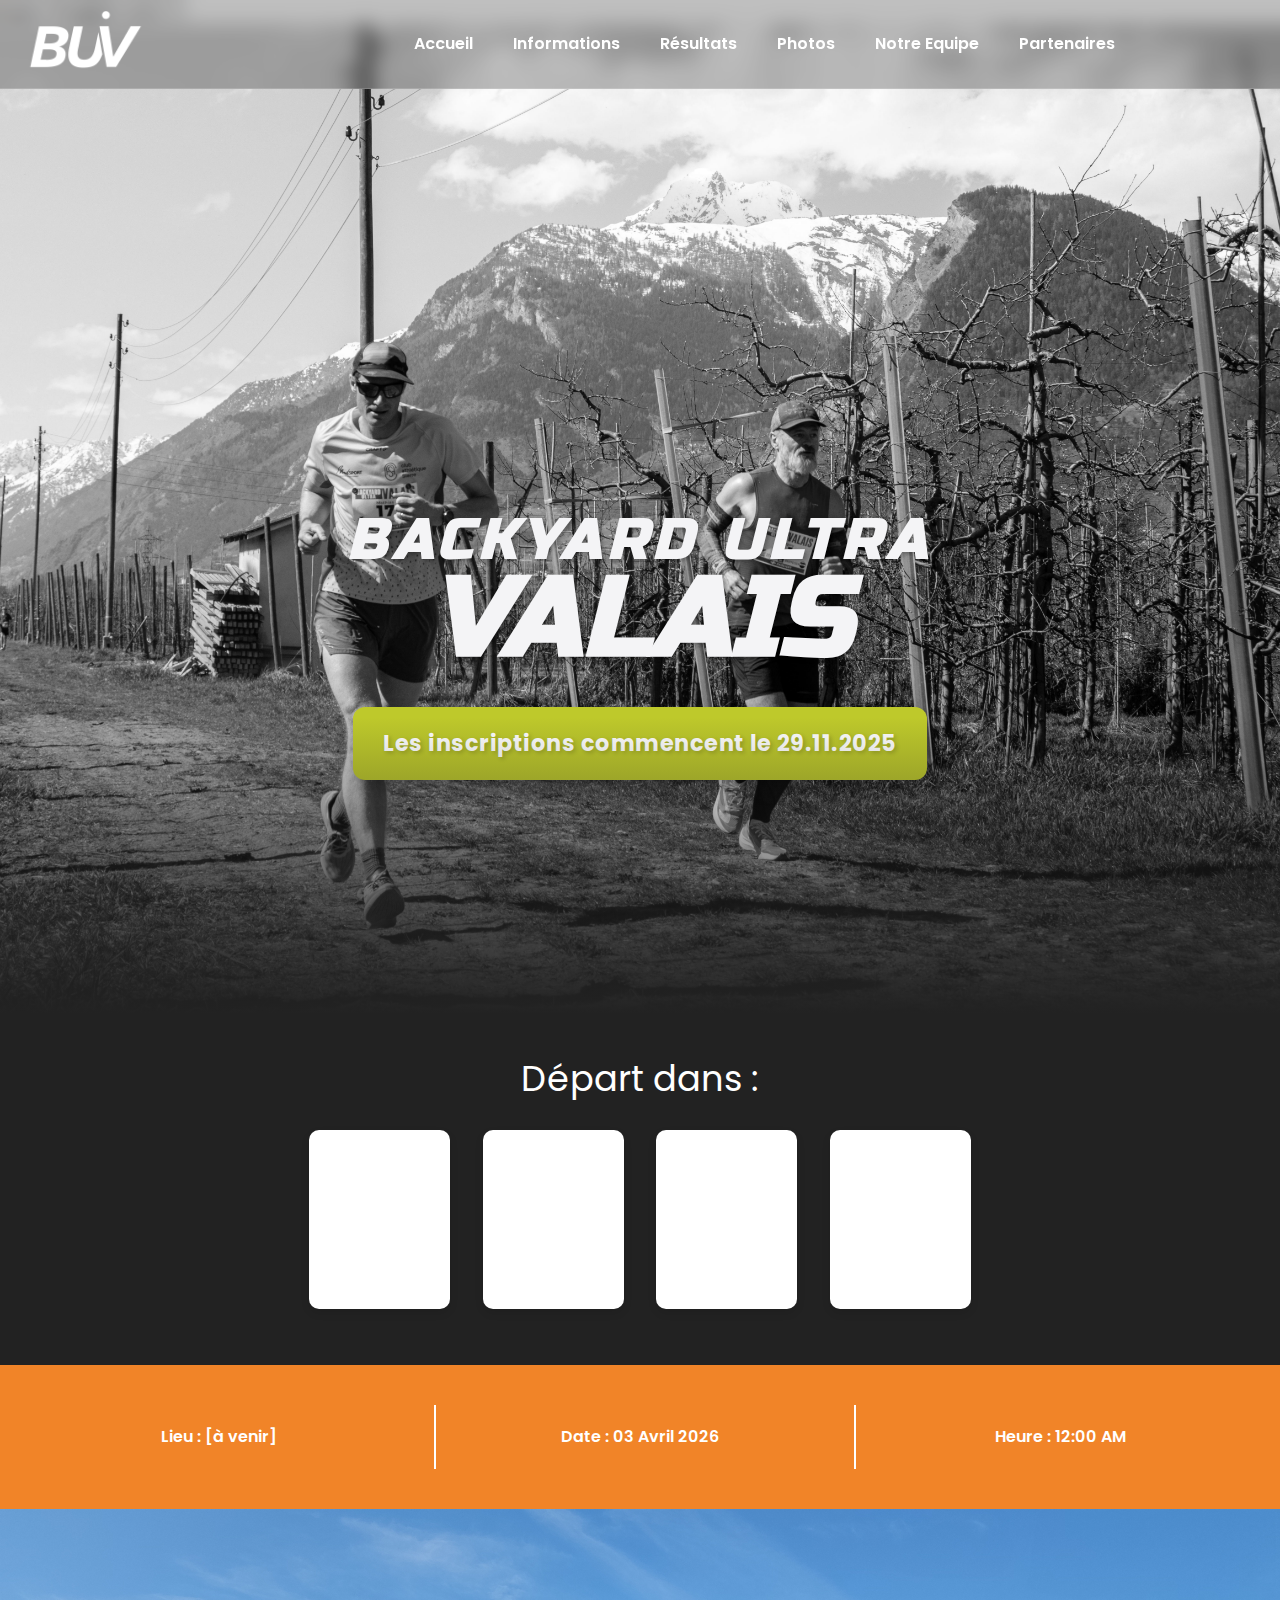
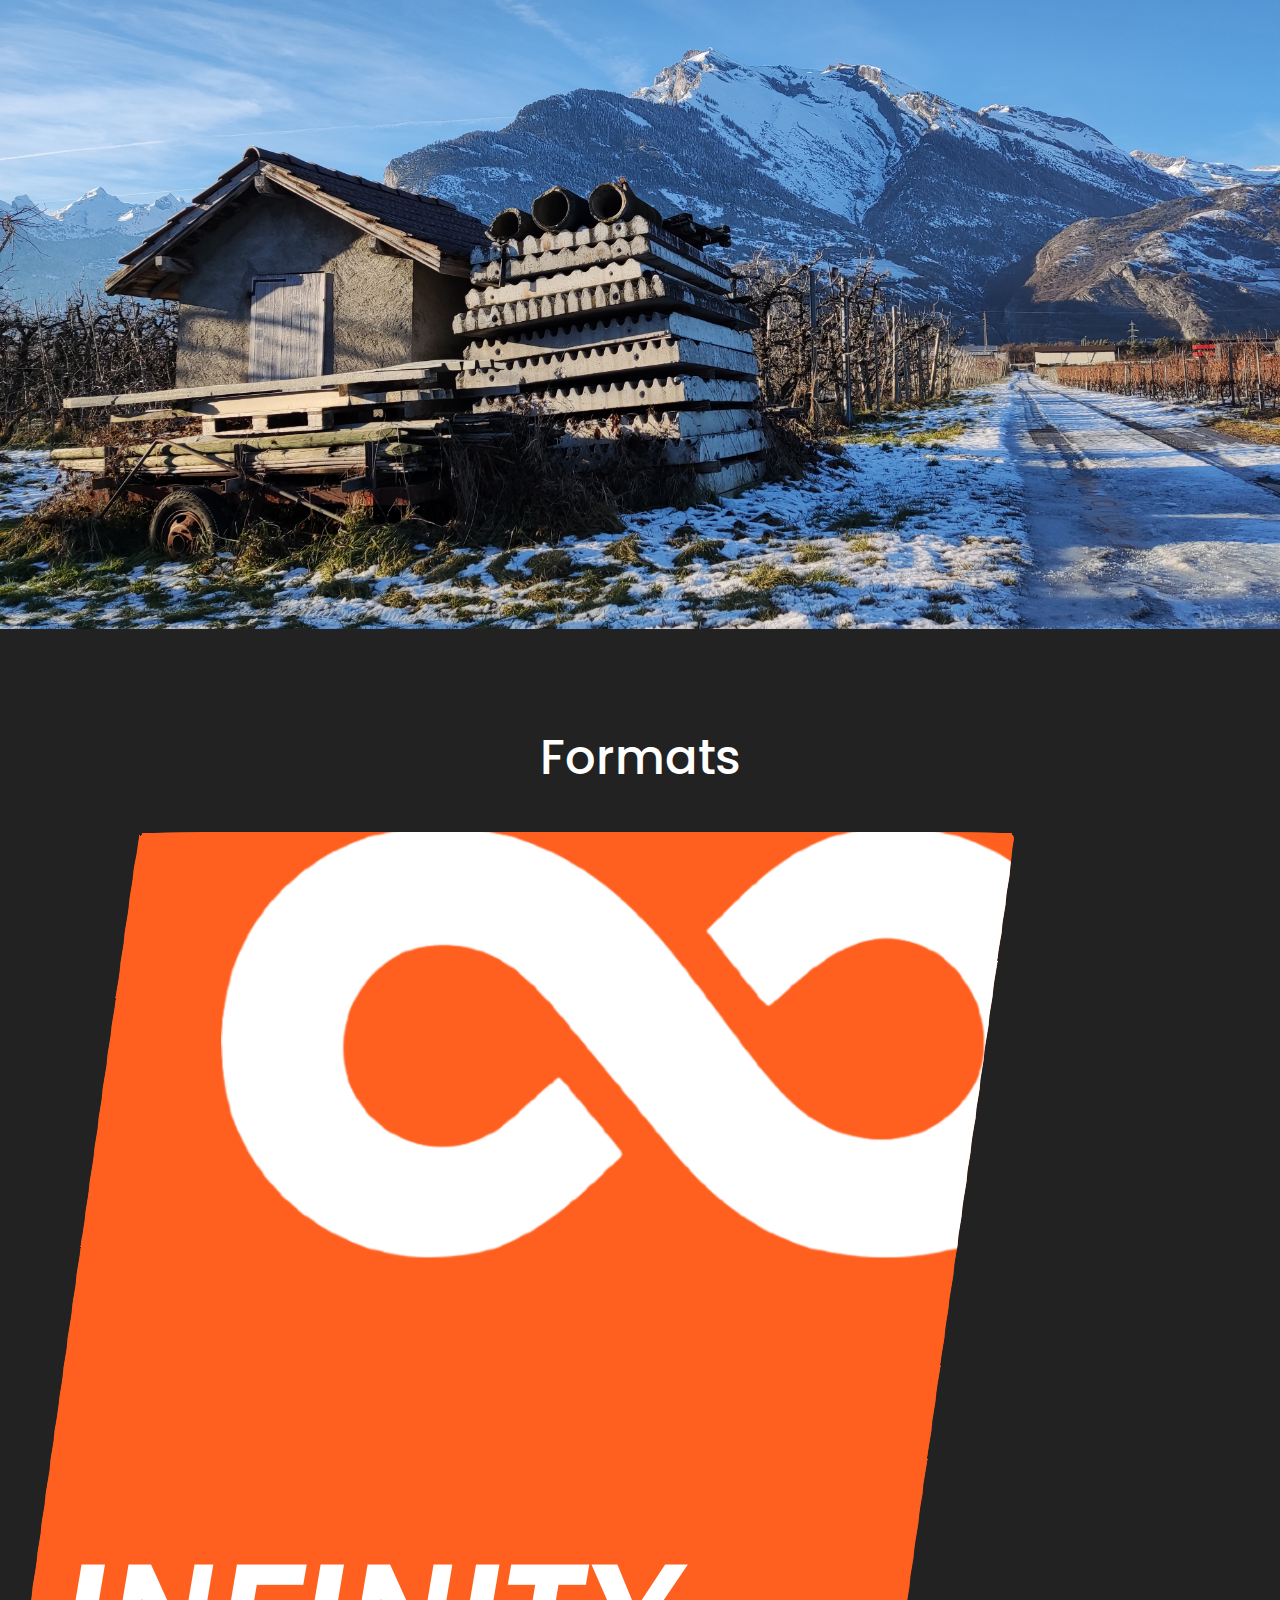
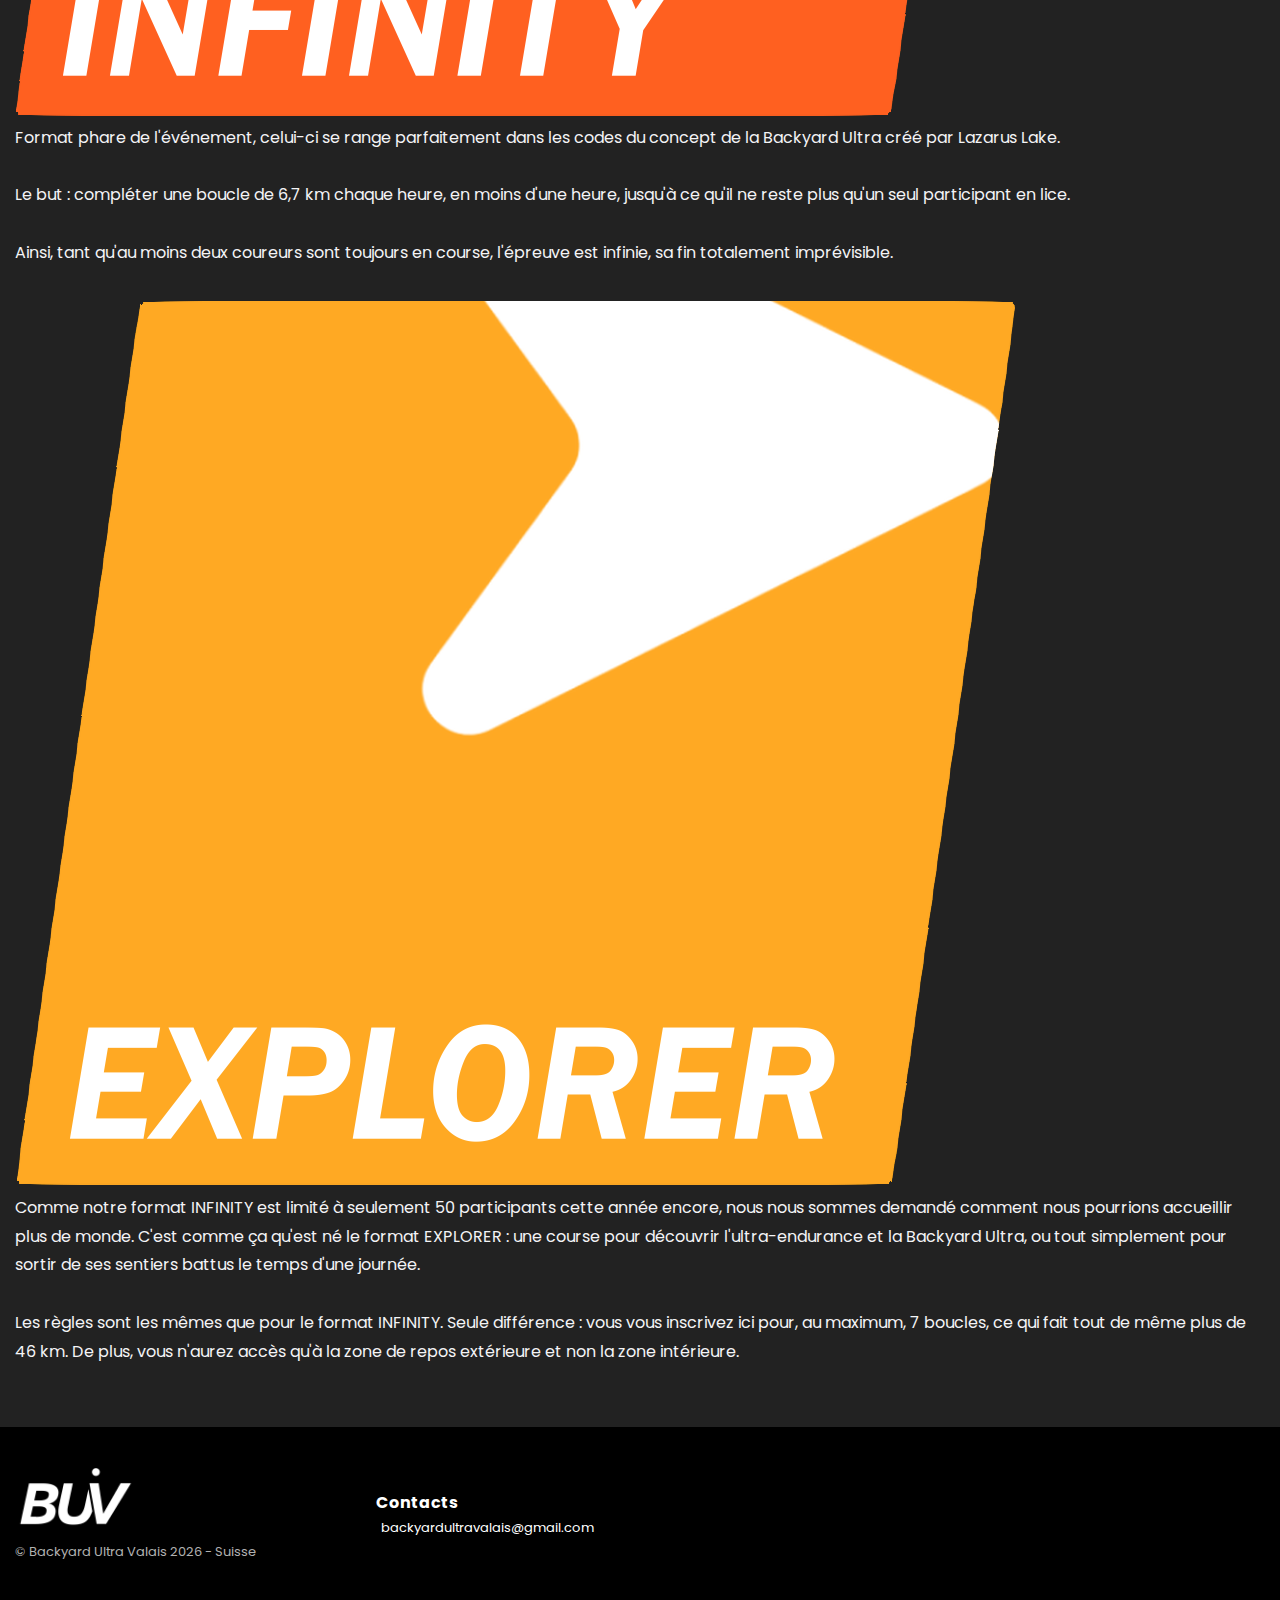
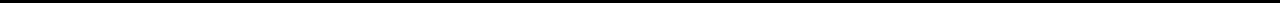
<file: index.html>
<!DOCTYPE html>
<html lang="en">
  <head>
    <script>
      // Prevent navbar flash by setting class before render
      document.documentElement.classList.add('has-header-page');
    </script>
    <meta charset="UTF-8" />
    <meta name="viewport" content="width=device-width, initial-scale=1.0" />
    <title>Backyard Ultra Valais</title>
    <link rel="preconnect" href="https://fonts.googleapis.com" />
    <link rel="preconnect" href="https://fonts.gstatic.com" crossorigin />
    <link
      href="https://fonts.googleapis.com/css2?family=Poppins:wght@300;400;600;700&display=swap"
      rel="stylesheet"
    />
    <link rel="preconnect" href="https://fonts.googleapis.com" />
    <link rel="preconnect" href="https://fonts.gstatic.com" crossorigin />
    <link
      href="https://fonts.googleapis.com/css2?family=Red+Hat+Text:ital,wght@0,300..700;1,300..700&family=Rubik+Dirt&family=Russo+One&family=Shippori+Antique&display=swap"
      rel="stylesheet"
    />
    <link
      rel="stylesheet"
      href="https://cdnjs.cloudflare.com/ajax/libs/font-awesome/6.4.2/css/all.min.css"
      integrity="sha512-z3gLpd7yknf1YoNbCzqRKc4qyor8gaKU1qmn+CShxbuBusANI9QpRohGBreCFkKxLhei6S9CQXFEbbKuqLg0DA=="
      crossorigin="anonymous"
      referrerpolicy="no-referrer"
    />
    <link rel="stylesheet" href="css/index_style.css" />
          type="image/x-icon"
    />
  </head>
  <body class="has-header">
  </head>
  <body>
    <nav class="navbar">
      <div class="container">
        <div class="logo">
          <a href="/">
            <img src="images/buv.png" alt="logo" />
          </a>
        </div>
        
        <!--Hamburger button-->
        <button id="hamburger-button" class="hamburger-button">
          <div class="hamburger-line"></div>
          <div class="hamburger-line"></div>
          <div class="hamburger-line"></div>
        </button>

        <div class="main-menu">
          <ul>
            <li>
              <a href="/">Accueil</a>
            </li>

            <li>
              <a href="/informations">Informations</a>
            </li>
            <li class="has-submenu">
              <a
                href="#"
                class="parent-link"
                aria-haspopup="true"
                aria-expanded="false"
                >Résultats</a
              >
              <ul class="dropdown-menu">
                <li><a href="/resultats/2025">2025</a></li>
                <li><a href="/resultats/2026">2026</a></li>
              </ul>
            </li>

            <li class="has-submenu">
              <a
                href="#"
                class="parent-link"
                aria-haspopup="true"
                aria-expanded="false"
                >Photos</a
              >
              <ul class="dropdown-menu">
                <li><a href="/photos/2025">2025</a></li>
                <li><a href="/photos/2026">2026</a></li>
              </ul>
            </li>
            <li>
              <a href="/about-us">Notre Equipe</a>
            </li>
            <li>
              <a href="/partenaires">Partenaires</a>
            </li>
            <li class="social-nav">
              <a
                href="https://www.instagram.com/backyard.ultra.valais/"
                target="_blank"
                rel="noopener noreferrer"
                class="social-icon"
              >
                <i class="fab fa-instagram"></i>
              </a>
              <a
                href="https://www.facebook.com/profile.php?id=61566704801123"
                target="_blank"
                rel="noopener noreferrer"
                class="social-icon"
              >
                <i class="fab fa-facebook"></i>
              </a>
            </li>
          </ul>
        </div>
      </div>
    </nav>
    
    <!-- Mobile menu - outside navbar to avoid transparency inheritance -->
    <div class="mobile-menu">
      <button class="close-menu-button">&times;</button>
      <ul>
        <li>
          <a href="/">Accueil</a>
        </li>
        <li>
          <a href="/informations">Informations</a>
        </li>
        <li class="has-submenu">
          <a
            href="#"
            class="parent-link"
            aria-haspopup="true"
            aria-expanded="false"
            >Résultats</a
          >
          <ul class="dropdown-menu">
            <li><a href="/resultats/2025">2025</a></li>
            <li><a href="/resultats/2026">2026</a></li>
          </ul>
        </li>
        <li class="has-submenu">
          <a
            href="#"
            class="parent-link"
            aria-haspopup="true"
            aria-expanded="false"
            >Photos</a
          >
          <ul class="dropdown-menu">
            <li><a href="/photos/2025">2025</a></li>
            <li><a href="/photos/2026">2026</a></li>
          </ul>
        </li>
        <li>
          <a href="/about-us">Notre Equipe</a>
        </li>
        <li>
          <a href="/partenaires">Partenaires</a>
        </li>
        <li class="social-mobile">
          <a
            href="https://www.instagram.com/backyard.ultra.valais/"
            target="_blank"
            rel="noopener noreferrer"
            class="social-icon"
          >
            <i class="fab fa-instagram"></i>
          </a>
          <a
            href="https://www.facebook.com/profile.php?id=61566704801123"
            target="_blank"
            rel="noopener noreferrer"
            class="social-icon"
          >
            <i class="fab fa-facebook"></i>
          </a>
        </li>
      </ul>
    </div>
    <!-- Hero (image) -->
    <section class="hero">
      <div class="container-sc">
        <div class="hero-content">
          <h1 class="hero-title">
            <span class="title-top">BACKYARD ULTRA</span>
            <span class="title-bottom">VALAIS</span>
          </h1>
          <p class="inscription-text">Les inscriptions commencent le 29.11.2025</p>
        </div>
      </div>
    </section>

    <!-- Timer -->
    <section class="timer">
      <h1 class="text-xl">Départ dans :</h1>
      <div class="container">
        <div class="time">
          <p id="tmp-j"></p>
        </div>
        <div class="time">
          <p id="tmp-h"></p>
        </div>
        <div class="time">
          <p id="tmp-m"></p>
        </div>
        <div class="time">
          <p id="tmp-s"></p>
        </div>
      </div>
    </section>

    <!-- Infos -->
    <section class="infos">
      <div class="container">
        <div class="infos-grid">
          <div class="info-item">
            <i class="fa-solid fa-map-marker-alt fa-3x"></i>
            <p>Lieu : [à venir]</p>
          </div>
          <div class="info-item">
            <i class="fa-solid fa-calendar-alt fa-3x"></i>
            <p>Date : 03 Avril 2026</p>
          </div>
          <div class="info-item">
            <i class="fa-solid fa-clock fa-3x"></i>
            <p>Heure : 12:00 AM</p>
          </div>
        </div>
      </div>
    </section>

    <!-- Gallery -->
    <section class="gallery">
      <div class="gallery-wrapper">
        <button class="gallery-arrow left-arrow" onclick="prevImage()">
          &#10094;
        </button>
        <img
          id="gallery-image"
          src="../images/maison.jpg"
          alt="Gallery Image"
        />
        <button class="gallery-arrow right-arrow" onclick="nextImage()">
          &#10095;
        </button>
      </div>
    </section>

    <!--Formats-->
    <section class="formats">
      <div class="container">
        <h2 class="text-xxl">Formats</h2>
        <div class="formats-grid">
          <div class="format-card">
            <img src="../images/infinity.png" alt="Infinity Format" />

            <p class="format-description">
              Format phare de l'événement, celui-ci se range parfaitement dans
              les codes du concept de la Backyard Ultra créé par Lazarus
              Lake.<br /><br />
              Le but : compléter une boucle de 6,7 km chaque heure, en moins
              d'une heure, jusqu'à ce qu'il ne reste plus qu'un seul participant
              en lice.<br /><br />
              Ainsi, tant qu'au moins deux coureurs sont toujours en course,
              l'épreuve est infinie, sa fin totalement imprévisible.
            </p>
          </div>
          <div class="format-card">
            <img src="../images/explorer.png" alt="Explorer Format" />

            <p class="format-description">
              Comme notre format INFINITY est limité à seulement 50 participants
              cette année encore, nous nous sommes demandé comment nous
              pourrions accueillir plus de monde. C'est comme ça qu'est né le
              format EXPLORER : une course pour découvrir l'ultra-endurance et
              la Backyard Ultra, ou tout simplement pour sortir de ses sentiers
              battus le temps d'une journée.<br /><br />
              Les règles sont les mêmes que pour le format INFINITY. Seule
              différence : vous vous inscrivez ici pour, au maximum, 7 boucles,
              ce qui fait tout de même plus de 46 km. De plus, vous n'aurez
              accès qu'à la zone de repos extérieure et non la zone intérieure.
            </p>
          </div>
        </div>
      </div>
    </section>
    <!--Map-->
    <!--
    <section class="map">
      <div class="container">
        <div class="map-text text-md">
          <div class="map-heading text-xxl">Parcours</div>
          <p class="map-description">
            La course se déroulera dans la zone agricole d'Ardon. Le parcours
            empruntera des terrains variés, alternant chemins en terre, routes
            en gravier et portions goudronnées. <br /><br />
            La zone de départ/arrivé se situe au couvert des Aprages (terrain de
            foot).
          </p>
        </div>
        <iframe
          src="https://www.google.com/maps/d/u/3/embed?mid=1y_wwXuTnXfuRD6yio5k3iN9Y22Plajw&ehbc=2E312F"
          width="100%"
          height="640"
        ></iframe>
        <div class="btn-container text-center">
          <a
            class="btn btn-light"
            href="../BackyardUltraValais2025_parcours.gpx"
            download="BUV2025_parcours.gpx"
          >
            <i class="fa-solid fa-download"></i> Télécharger le parcours
          </a>
        </div>
      </div>
    </section> -->

    <!-- Sponsors -->
    <!--
    <section class="sponsors">
      <div class="container">
        <div class="sponsors-grid">
          <a href="https://axa.ch" target="_blank">
            <img src="../sponsors/axa.png" alt="AXA" style="width: 140px" />
          </a>
          <a href="https://dropspot.ch" target="_blank">
            <img
              src="../sponsors/dropspot.png"
              alt="Dropspot"
              style="width: 140px"
            />
          </a>
          <a href="https://lathion-voyages.ch" target="_blank">
            <img
              src="../sponsors/lathion.png"
              alt="Lathion"
              style="width: 210px"
            />
          </a>
          <a href="https://lescoteauxdusoleil.ch" target="_blank">
            <img
              src="../sponsors/lescoteauxdusoleil.jpg"
              alt="Coteaux-du-soleil"
              style="width: 150px"
            />
          </a>
        </div>
        <div class="sponsors-grid">
          <a href="https://oiken.ch" target="_blank">
            <img src="../sponsors/oiken.png" alt="Oiken" style="width: 180px" />
          </a>
          <a href="https://rmed.ch" target="_blank">
            <img src="../sponsors/rmed.png" alt="rmed" style="width: 160px" />
          </a>
          <a href="https://raiffeisen.ch" target="_blank">
            <img
              src="../sponsors/raiffeisen.png"
              alt="abbay"
              style="width: 180px"
            />
          </a>
          <a href="https://www.nutri-sion.com" target="_blank">
            <img
              src="../sponsors/nutrision.png"
              alt="abbay"
              style="width: 180px"
            />
          </a>
        </div>
      </div>
    </section> -->

    <!--Footer-->
    <footer class="footer bg-black">
      <div class="container">
        <div class="footer-grid">
          <div>
            <a href="/">
              <img src="images/buv.png" alt="logo" />
            </a>
            <d class="copyright text-sm">
              © Backyard Ultra Valais 2026 - Suisse<br />
            </d>
          </div>
          <div>
            <h4 class="contact-headline">Contacts</h4>
            <b class="contact text-md">
              <i class="fa fa-envelope"></i> backyardultravalais@gmail.com
            </b>
          </div>
          <div></div>
          <div>
            <a
              href="https://www.instagram.com/backyard.ultra.valais/"
              target="_blank"
              rel="noopener noreferrer"
              class="social-icon"
            >
              <i class="fab fa-instagram"></i>
            </a>
            <a
              href="https://www.facebook.com/profile.php?id=61566704801123"
              target="_blank"
              rel="noopener noreferrer"
              class="social-icon"
            >
              <i class="fab fa-facebook"></i>
            </a>
          </div>
        </div>
      </div>
    </footer>
    <script>
      var countDownDate = new Date("Apr 3, 2026 12:00:00").getTime();

      var x = setInterval(function () {
        var now = new Date().getTime();

        var distance = countDownDate - now;

        var days = Math.floor(distance / (1000 * 60 * 60 * 24));
        var hours = Math.floor(
          (distance % (1000 * 60 * 60 * 24)) / (1000 * 60 * 60)
        );
        var minutes = Math.floor((distance % (1000 * 60 * 60)) / (1000 * 60));
        var seconds = Math.floor((distance % (1000 * 60)) / 1000);

        document.getElementById("tmp-j").innerHTML = days + "j";
        document.getElementById("tmp-h").innerHTML = hours + "h";
        document.getElementById("tmp-m").innerHTML = minutes + "m";
        document.getElementById("tmp-s").innerHTML = seconds + "s";

        if (distance < 0) {
          clearInterval(x);
          document.getElementById("tmp-j").innerHTML = "🏁";
          document.getElementById("tmp-h").innerHTML = "🏃‍♀️";
          document.getElementById("tmp-m").innerHTML = "🏃";
          document.getElementById("tmp-s").innerHTML = "🏃🏽‍♀️";
        }
      }, 1000);

      const images = [
        "../images/maison.jpg",
        "../images/canal.jpg",
        "../images/pipe.jpg",
        "../images/road2.jpg",
        "../images/road3.jpg",
        "../images/rive2.jpg",
        "../images/road.jpg",
        "../images/rive.jpg",
        "../images/ardon2.jpg",
        "../images/canal2.jpg",
        "../images/ligne.jpg",
      ];
      let currentImageIndex = 0;
      let autoChangeInterval;

      function showImage(index) {
        const imageElement = document.getElementById("gallery-image");
        imageElement.classList.add("hidden");
        setTimeout(() => {
          imageElement.src = images[index];
          imageElement.onload = () => {
            imageElement.classList.remove("hidden");
            imageElement.classList.add("visible");
          };
        }, 500);
      }

      function prevImage() {
        currentImageIndex =
          (currentImageIndex - 1 + images.length) % images.length;
        showImage(currentImageIndex);
        resetAutoChangeTimer();
      }

      function nextImage() {
        currentImageIndex = (currentImageIndex + 1) % images.length;
        showImage(currentImageIndex);
        resetAutoChangeTimer();
      }

      function resetAutoChangeTimer() {
        clearInterval(autoChangeInterval);
        autoChangeInterval = setInterval(nextImage, 10000);
      }

      document
        .getElementById("gallery-image")
        .addEventListener("transitionend", () => {
          const imageElement = document.getElementById("gallery-image");
          imageElement.classList.remove("visible");
        });

      autoChangeInterval = setInterval(nextImage, 10000);
    </script>
    <script src="js/main.js"></script>
  </body>
</html>
</file>
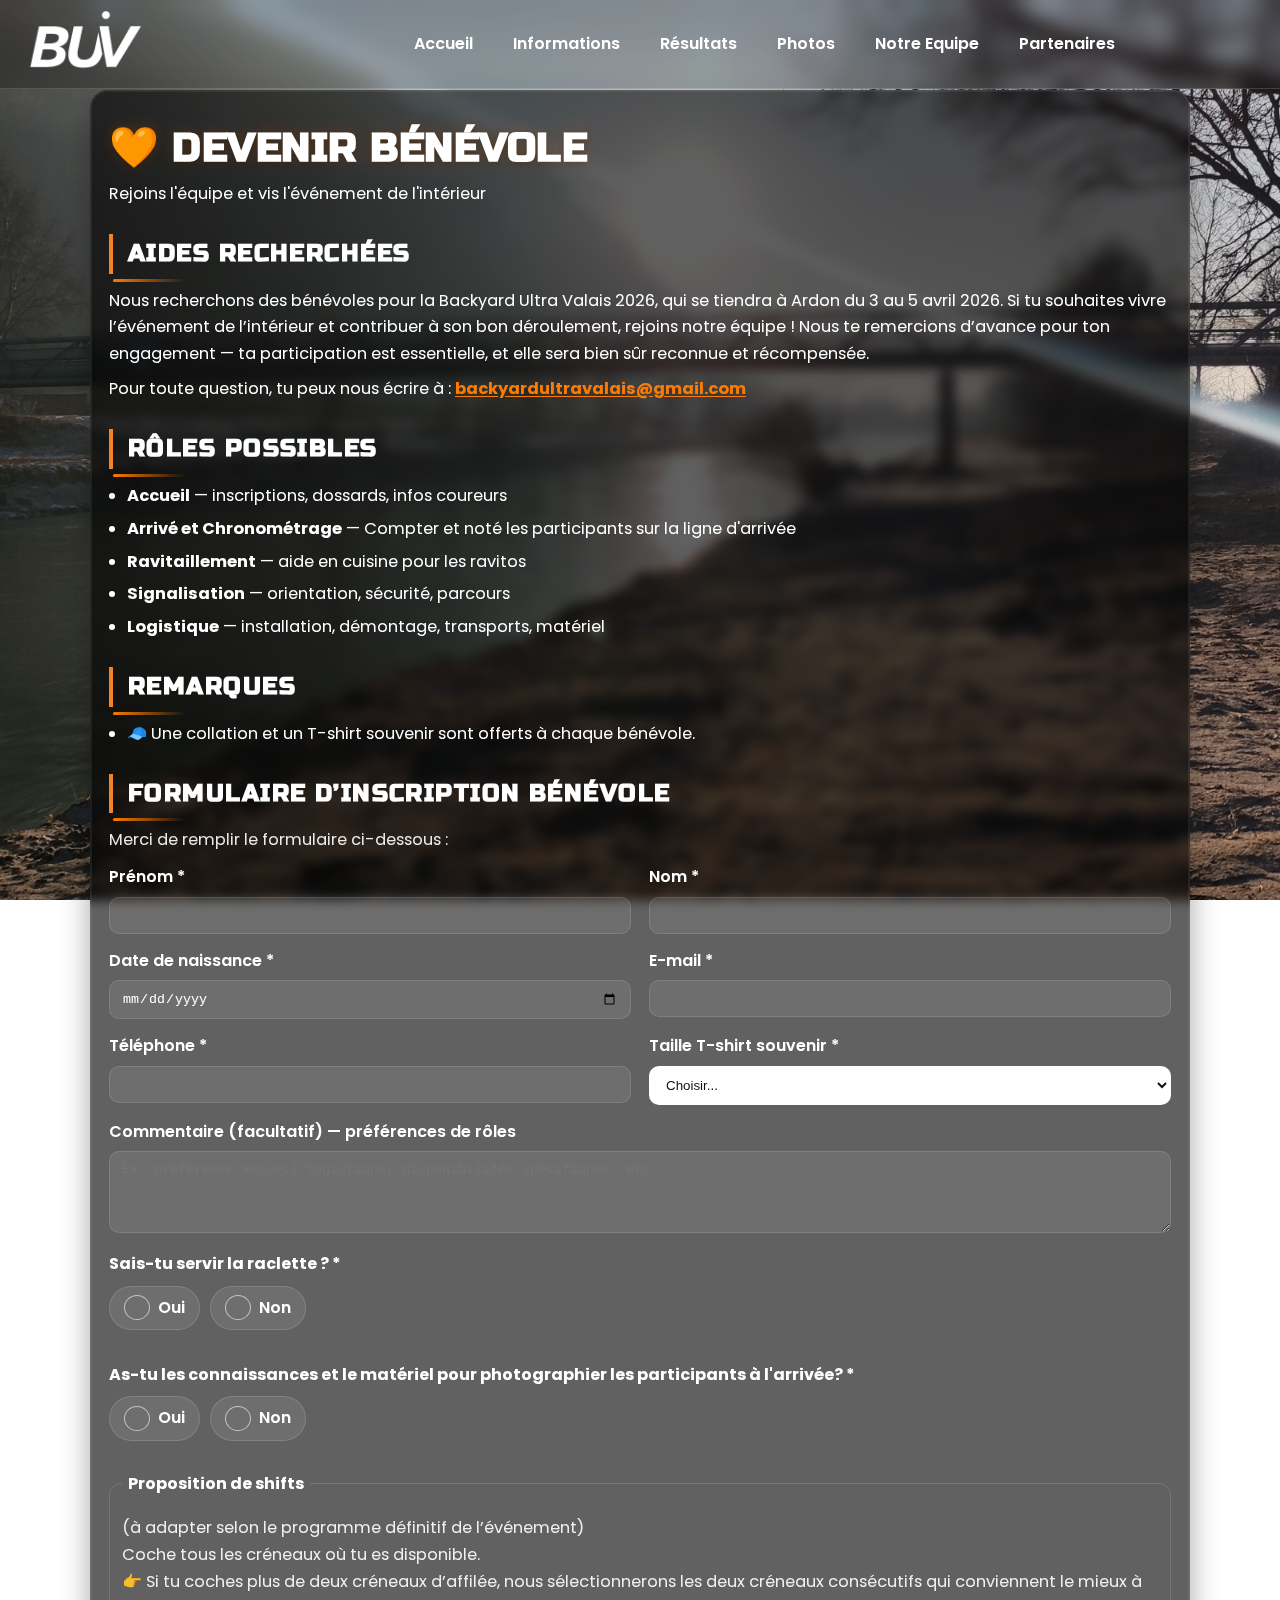
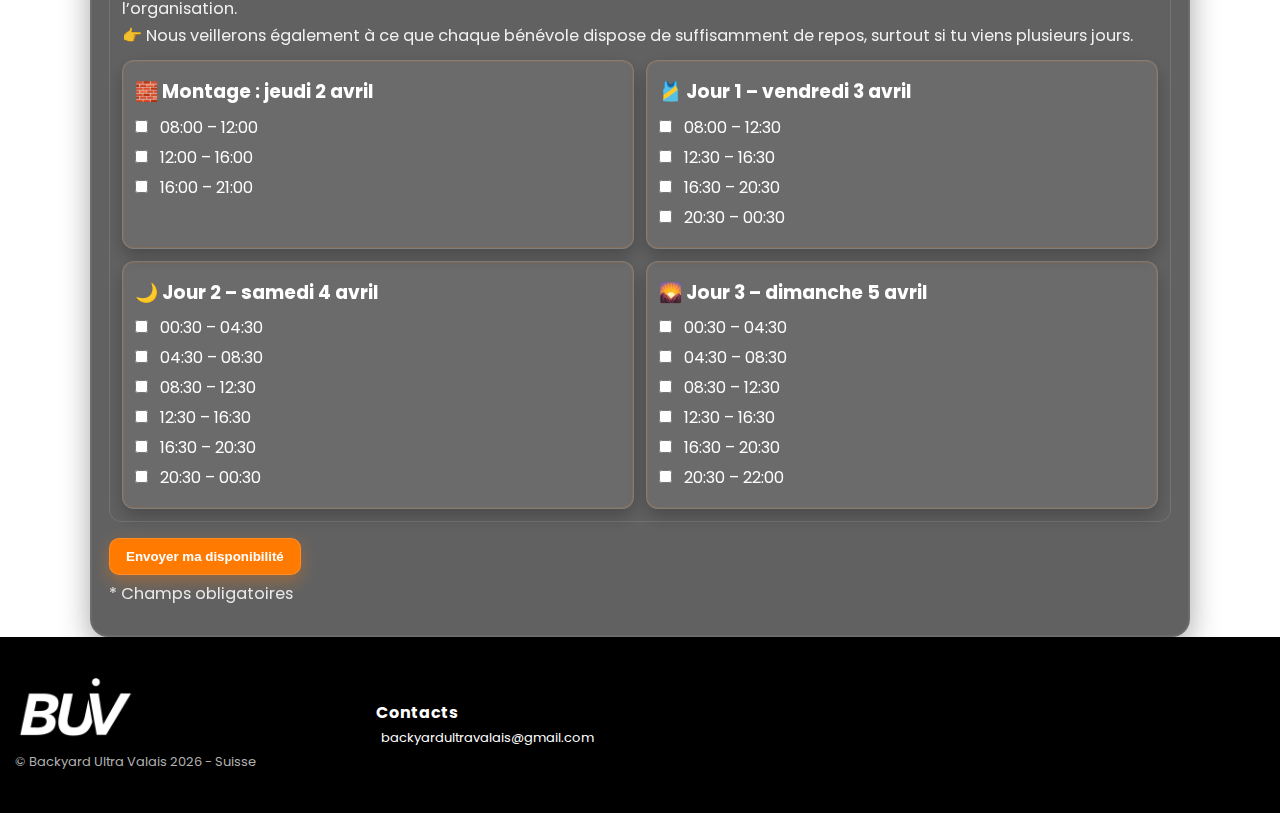
<file: benevoles/index.html>
<!DOCTYPE html>
<html lang="fr">
  <head>
    <script>
      document.documentElement.classList.add("has-header-page");
    </script>
    <meta charset="UTF-8" />
    <meta name="viewport" content="width=device-width, initial-scale=1.0" />
    <title>Devenir bénévole - Backyard Ultra Valais</title>
    <link rel="preconnect" href="https://fonts.googleapis.com" />
    <link rel="preconnect" href="https://fonts.gstatic.com" crossorigin />
    <link
      href="https://fonts.googleapis.com/css2?family=Poppins:wght@300;400;600;700&display=swap"
      rel="stylesheet"
    />
    <link rel="preconnect" href="https://fonts.googleapis.com" />
    <link rel="preconnect" href="https://fonts.gstatic.com" crossorigin />
    <link
      href="https://fonts.googleapis.com/css2?family=Red+Hat+Text:ital,wght@0,300..700;1,300..700&family=Rubik+Dirt&family=Russo+One&family=Shippori+Antique&display=swap"
      rel="stylesheet"
    />
    <link
      rel="stylesheet"
      href="https://cdnjs.cloudflare.com/ajax/libs/font-awesome/6.4.2/css/all.min.css"
      integrity="sha512-z3gLpd7yknf1YoNbCzqRKc4qyor8gaKU1qmn+CShxbuBusANI9QpRohGBreCFkKxLhei6S9CQXFEbbKuqLg0DA=="
      crossorigin="anonymous"
      referrerpolicy="no-referrer"
    />
    <link rel="stylesheet" href="../css/index_style.css" />
    <link rel="stylesheet" href="../css/informations_style.css" />
    <link rel="stylesheet" href="../css/benevoles_style.css" />
    <link
      rel="shortcut icon"
      href="../images/favicon.ico"
      type="image/x-icon"
    />
  </head>
  <body class="has-header benevoles-page">
    <nav class="navbar">
      <div class="container">
        <div class="logo">
          <a href="/">
            <img src="../images/buv.png" alt="logo" />
          </a>
        </div>

        <button id="hamburger-button" class="hamburger-button">
          <div class="hamburger-line"></div>
          <div class="hamburger-line"></div>
          <div class="hamburger-line"></div>
        </button>

        <div class="main-menu">
          <ul>
            <li><a href="/">Accueil</a></li>
            <li><a href="/informations">Informations</a></li>
            <li class="has-submenu">
              <a
                href="#"
                class="parent-link"
                aria-haspopup="true"
                aria-expanded="false"
                >Résultats</a
              >
              <ul class="dropdown-menu">
                <li><a href="/resultats/2025">2025</a></li>
                <li><a href="/resultats/2026">2026</a></li>
              </ul>
            </li>
            <li class="has-submenu">
              <a
                href="#"
                class="parent-link"
                aria-haspopup="true"
                aria-expanded="false"
                >Photos</a
              >
              <ul class="dropdown-menu">
                <li><a href="/photos/2025">2025</a></li>
                <li><a href="/photos/2026">2026</a></li>
              </ul>
            </li>
            <li><a href="/about-us">Notre Equipe</a></li>
            <li><a href="/partenaires">Partenaires</a></li>
            <li class="social-nav">
              <a
                href="https://www.instagram.com/backyard.ultra.valais/"
                target="_blank"
                rel="noopener noreferrer"
                class="social-icon"
              >
                <i class="fab fa-instagram"></i>
              </a>
              <a
                href="https://www.facebook.com/profile.php?id=61566704801123"
                target="_blank"
                rel="noopener noreferrer"
                class="social-icon"
              >
                <i class="fab fa-facebook"></i>
              </a>
            </li>
          </ul>
        </div>
      </div>
    </nav>

    <div class="mobile-menu">
      <button class="close-menu-button">&times;</button>
      <ul>
        <li><a href="/">Accueil</a></li>
        <li><a href="/informations">Informations</a></li>
        <li class="has-submenu">
          <a
            href="#"
            class="parent-link"
            aria-haspopup="true"
            aria-expanded="false"
            >Résultats</a
          >
          <ul class="dropdown-menu">
            <li><a href="/resultats/2025">2025</a></li>
            <li><a href="/resultats/2026">2026</a></li>
          </ul>
        </li>
        <li class="has-submenu">
          <a
            href="#"
            class="parent-link"
            aria-haspopup="true"
            aria-expanded="false"
            >Photos</a
          >
          <ul class="dropdown-menu">
            <li><a href="/photos/2025">2025</a></li>
            <li><a href="/photos/2026">2026</a></li>
          </ul>
        </li>
        <li><a href="/about-us">Notre Equipe</a></li>
        <li><a href="/partenaires">Partenaires</a></li>
        <li class="social-mobile">
          <a
            href="https://www.instagram.com/backyard.ultra.valais/"
            target="_blank"
            rel="noopener noreferrer"
            class="social-icon"
          >
            <i class="fab fa-instagram"></i>
          </a>
          <a
            href="https://www.facebook.com/profile.php?id=61566704801123"
            target="_blank"
            rel="noopener noreferrer"
            class="social-icon"
          >
            <i class="fab fa-facebook"></i>
          </a>
        </li>
      </ul>
    </div>

    <main class="benevoles-fullscreen" role="main">
      <div class="blur-shell" aria-labelledby="benevoles-title">
        <h1 id="benevoles-title" class="page-head">🧡 Devenir bénévole</h1>
        <p class="sub-head">
          Rejoins l'équipe et vis l'événement de l'intérieur
        </p>

        <section class="volunteer-intro">
          <h2 class="section-title">Aides recherchées</h2>
          <p>
            Nous recherchons des bénévoles pour la Backyard Ultra Valais 2026,
            qui se tiendra à Ardon du 3 au 5 avril 2026. Si tu souhaites vivre
            l’événement de l’intérieur et contribuer à son bon déroulement,
            rejoins notre équipe ! Nous te remercions d’avance pour ton
            engagement — ta participation est essentielle, et elle sera bien sûr
            reconnue et récompensée.
          </p>
          <p>
            Pour toute question, tu peux nous écrire à :
            <strong>
              <a href="mailto:backyardultravalais@gmail.com"
                >backyardultravalais@gmail.com</a
              ></strong
            >
          </p>
        </section>

        <section class="volunteer-roles">
          <h2 class="section-title">Rôles possibles</h2>
          <ul class="roles-list">
            <li>
              <strong>Accueil</strong> — inscriptions, dossards, infos coureurs
            </li>
            <li>
              <strong>Arrivé et Chronométrage</strong> — Compter et noté les
              participants sur la ligne d'arrivée
            </li>
            <li>
              <strong>Ravitaillement</strong> — aide en cuisine pour les ravitos
            </li>
            <li>
              <strong>Signalisation</strong> — orientation, sécurité, parcours
            </li>
            <li>
              <strong>Logistique</strong> — installation, démontage, transports,
              matériel
            </li>
          </ul>
        </section>

        <section
          class="volunteer-form-section"
          aria-labelledby="benevole-form-title"
        >
          <div class="volunteer-notes">
            <h3 class="section-title">Remarques</h3>
            <ul>
              <li>
                🧢 Une collation et un T-shirt souvenir sont offerts à chaque
                bénévole.
              </li>
            </ul>
          </div>

          <h2 id="benevole-form-title" class="section-title">
            Formulaire d’inscription bénévole
          </h2>
          <p class="form-intro">Merci de remplir le formulaire ci-dessous :</p>

          <form id="benevole-form" action="#" method="post" novalidate>
            <div
              style="
                position: absolute;
                left: -10000px;
                top: auto;
                width: 1px;
                height: 1px;
                overflow: hidden;
              "
            >
              <label for="hp">Ne pas remplir ce champ</label>
              <input
                id="hp"
                name="website"
                type="text"
                tabindex="-1"
                autocomplete="off"
              />
            </div>

            <div class="form-grid">
              <div class="form-row">
                <label for="prenom">Prénom *</label>
                <input
                  id="prenom"
                  name="prenom"
                  type="text"
                  required
                  autocomplete="given-name"
                />
              </div>
              <div class="form-row">
                <label for="nom">Nom *</label>
                <input
                  id="nom"
                  name="nom"
                  type="text"
                  required
                  autocomplete="family-name"
                />
              </div>
              <div class="form-row">
                <label for="birthdate">Date de naissance *</label>
                <input id="birthdate" name="birthdate" type="date" required />
              </div>
              <div class="form-row">
                <label for="email">E-mail *</label>
                <input
                  id="email"
                  name="email"
                  type="email"
                  required
                  autocomplete="email"
                />
              </div>
              <div class="form-row">
                <label for="phone">Téléphone *</label>
                <input
                  id="phone"
                  name="phone"
                  type="tel"
                  required
                  autocomplete="tel"
                />
              </div>
              <div class="form-row">
                <label for="tshirt">Taille T-shirt souvenir *</label>
                <select id="tshirt" name="tshirt" required>
                  <option value="" disabled selected>Choisir...</option>
                  <option value="XS">XS</option>
                  <option value="S">S</option>
                  <option value="M">M</option>
                  <option value="L">L</option>
                  <option value="XL">XL</option>
                  <option value="XXL">XXL</option>
                </select>
              </div>
              <div class="form-row form-row-full">
                <label for="comment"
                  >Commentaire (facultatif) — préférences de rôles</label
                >
                <textarea
                  id="comment"
                  name="comment"
                  rows="4"
                  placeholder="Ex: préférence accueil/logistique; disponibilités spécifiques, etc."
                ></textarea>
              </div>
              <fieldset class="form-row form-row-full">
                <legend>Sais-tu servir la raclette ? *</legend>
                <div class="choices-inline">
                  <label
                    ><input type="radio" name="raclette" value="Oui" required />
                    Oui</label
                  >
                  <label
                    ><input type="radio" name="raclette" value="Non" />
                    Non</label
                  >
                </div>
              </fieldset>
              <fieldset class="form-row form-row-full">
                <legend>
                  As-tu les connaissances et le matériel pour photographier les
                  participants à l'arrivée? *
                </legend>
                <div class="choices-inline">
                  <label
                    ><input
                      type="radio"
                      name="photo_arrivee"
                      value="Oui"
                      required
                    />
                    Oui</label
                  >
                  <label
                    ><input type="radio" name="photo_arrivee" value="Non" />
                    Non</label
                  >
                </div>
              </fieldset>
            </div>

            <fieldset class="shift-fieldset">
              <legend>Proposition de shifts</legend>
              <p class="shift-note">
                (à adapter selon le programme définitif de l’événement) <br />
                Coche tous les créneaux où tu es disponible. <br />👉 Si tu
                coches plus de deux créneaux d’affilée, nous sélectionnerons les
                deux créneaux consécutifs qui conviennent le mieux à
                l’organisation. <br />👉 Nous veillerons également à ce que
                chaque bénévole dispose de suffisamment de repos, surtout si tu
                viens plusieurs jours.
              </p>

              <div class="shifts-grid">
                <div class="shift-group">
                  <h3 class="shift-title">🧱 Montage : jeudi 2 avril</h3>
                  <label class="shift-item"
                    ><input
                      type="checkbox"
                      name="shifts[]"
                      value="Montage jeudi 3 avril – 08:00-12:00"
                    />
                    08:00 – 12:00</label
                  >
                  <label class="shift-item"
                    ><input
                      type="checkbox"
                      name="shifts[]"
                      value="Montage jeudi 3 avril – 12:30-16:00"
                    />
                    12:00 – 16:00</label
                  >
                  <label class="shift-item"
                    ><input
                      type="checkbox"
                      name="shifts[]"
                      value="Montage jeudi 3 avril – 16:00–21:00"
                    />
                    16:00 – 21:00</label
                  >
                </div>

                <div class="shift-group">
                  <h3 class="shift-title">🎽 Jour 1 – vendredi 3 avril</h3>
                  <label class="shift-item"
                    ><input
                      type="checkbox"
                      name="shifts[]"
                      value="Jour 1 vendredi 4 avril – 08:00-12:30"
                    />
                    08:00 – 12:30</label
                  >
                  <label class="shift-item"
                    ><input
                      type="checkbox"
                      name="shifts[]"
                      value="Jour 1 vendredi 4 avril – 12:30-16:30"
                    />
                    12:30 – 16:30</label
                  >
                  <label class="shift-item"
                    ><input
                      type="checkbox"
                      name="shifts[]"
                      value="Jour 1 vendredi 4 avril – 16:30-20:30"
                    />
                    16:30 – 20:30</label
                  >
                  <label class="shift-item"
                    ><input
                      type="checkbox"
                      name="shifts[]"
                      value="Jour 1 vendredi 4 avril – 20:30-00:30"
                    />
                    20:30 – 00:30</label
                  >
                </div>

                <div class="shift-group">
                  <h3 class="shift-title">🌙 Jour 2 – samedi 4 avril</h3>
                  <label class="shift-item"
                    ><input
                      type="checkbox"
                      name="shifts[]"
                      value="Jour 2 samedi 5 avril – 00:30-04:30"
                    />
                    00:30 – 04:30</label
                  >
                  <label class="shift-item"
                    ><input
                      type="checkbox"
                      name="shifts[]"
                      value="Jour 2 samedi 5 avril – 04:30-08:30"
                    />
                    04:30 – 08:30</label
                  >
                  <label class="shift-item"
                    ><input
                      type="checkbox"
                      name="shifts[]"
                      value="Jour 2 samedi 5 avril – 08:30-12:30"
                    />
                    08:30 – 12:30</label
                  >
                  <label class="shift-item"
                    ><input
                      type="checkbox"
                      name="shifts[]"
                      value="Jour 2 samedi 5 avril – 12:30-16:30"
                    />
                    12:30 – 16:30</label
                  >
                  <label class="shift-item"
                    ><input
                      type="checkbox"
                      name="shifts[]"
                      value="Jour 2 samedi 5 avril – 16:30-20:30"
                    />
                    16:30 – 20:30</label
                  >
                  <label class="shift-item"
                    ><input
                      type="checkbox"
                      name="shifts[]"
                      value="Jour 2 samedi 5 avril – 20:30-00:30"
                    />
                    20:30 – 00:30</label
                  >
                </div>

                <div class="shift-group">
                  <h3 class="shift-title">🌄 Jour 3 – dimanche 5 avril</h3>
                  <label class="shift-item"
                    ><input
                      type="checkbox"
                      name="shifts[]"
                      value="Jour 3 dimanche 6 avril – 00:30-04:30"
                    />
                    00:30 – 04:30</label
                  >
                  <label class="shift-item"
                    ><input
                      type="checkbox"
                      name="shifts[]"
                      value="Jour 3 dimanche 6 avril – 04:30-08:30"
                    />
                    04:30 – 08:30</label
                  >
                  <label class="shift-item"
                    ><input
                      type="checkbox"
                      name="shifts[]"
                      value="Jour 3 dimanche 6 avril – 08:30-12:30"
                    />
                    08:30 – 12:30</label
                  >
                  <label class="shift-item"
                    ><input
                      type="checkbox"
                      name="shifts[]"
                      value="Jour 3 dimanche 6 avril – 12:30-16:30"
                    />
                    12:30 – 16:30</label
                  >
                  <label class="shift-item"
                    ><input
                      type="checkbox"
                      name="shifts[]"
                      value="Jour 3 dimanche 6 avril – 16:30-20:30"
                    />
                    16:30 – 20:30</label
                  >
                  <label class="shift-item"
                    ><input
                      type="checkbox"
                      name="shifts[]"
                      value="Jour 3 dimanche 6 avril – Démontage 20:30-22:00"
                    />
                    20:30 – 22:00</label
                  >
                </div>
              </div>
            </fieldset>

            <div class="form-actions">
              <button type="button" id="submit-benevole" class="submit-btn">
                Envoyer ma disponibilité
              </button>
              <p class="form-hint">* Champs obligatoires</p>
            </div>
          </form>

          <div id="benevole-success" class="success-box" hidden>
            <h3>Merci pour ta disponibilité !</h3>
            <p>
              Nous avons bien reçu tes informations. Ton horaire détaillé et tes
              tâches précises te seront communiquées suffisamment en avance à
              l’approche de la course.
            </p>
          </div>
        </section>
      </div>
    </main>

    <footer class="footer bg-black">
      <div class="container">
        <div class="footer-grid">
          <div>
            <a href="/">
              <img src="../images/buv.png" alt="logo" />
            </a>
            <d class="copyright text-sm"
              >© Backyard Ultra Valais 2026 - Suisse<br
            /></d>
          </div>
          <div>
            <h4 class="contact-headline">Contacts</h4>
            <b class="contact text-md"
              ><i class="fa fa-envelope"></i> backyardultravalais@gmail.com</b
            >
          </div>
          <div></div>
          <div>
            <a
              href="https://www.instagram.com/backyard.ultra.valais/"
              target="_blank"
              rel="noopener noreferrer"
              class="social-icon"
            >
              <i class="fab fa-instagram"></i>
            </a>
            <a
              href="https://www.facebook.com/profile.php?id=61566704801123"
              target="_blank"
              rel="noopener noreferrer"
              class="social-icon"
            >
              <i class="fab fa-facebook"></i>
            </a>
          </div>
        </div>
      </div>
    </footer>

    <script src="../js/main.js"></script>
    <script src="../js/benevoles.js"></script>
  </body>
</html>
</file>
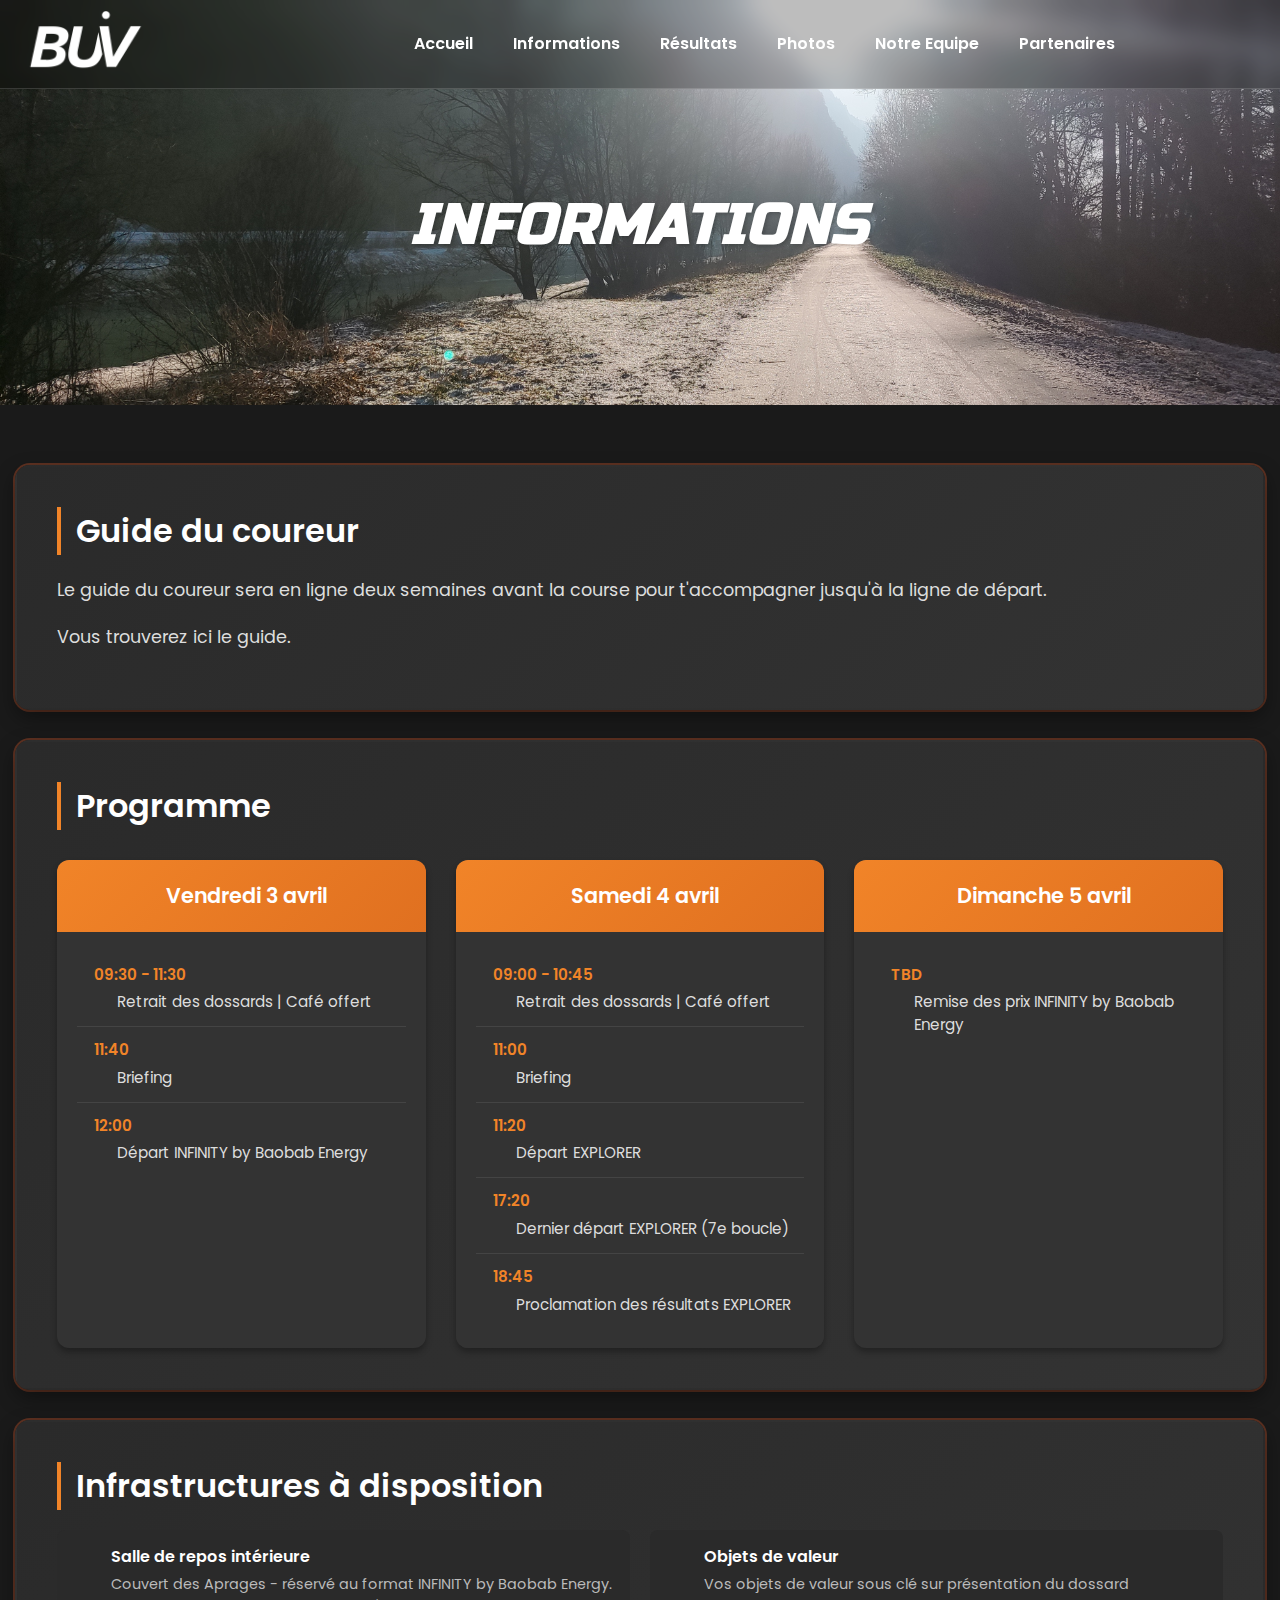
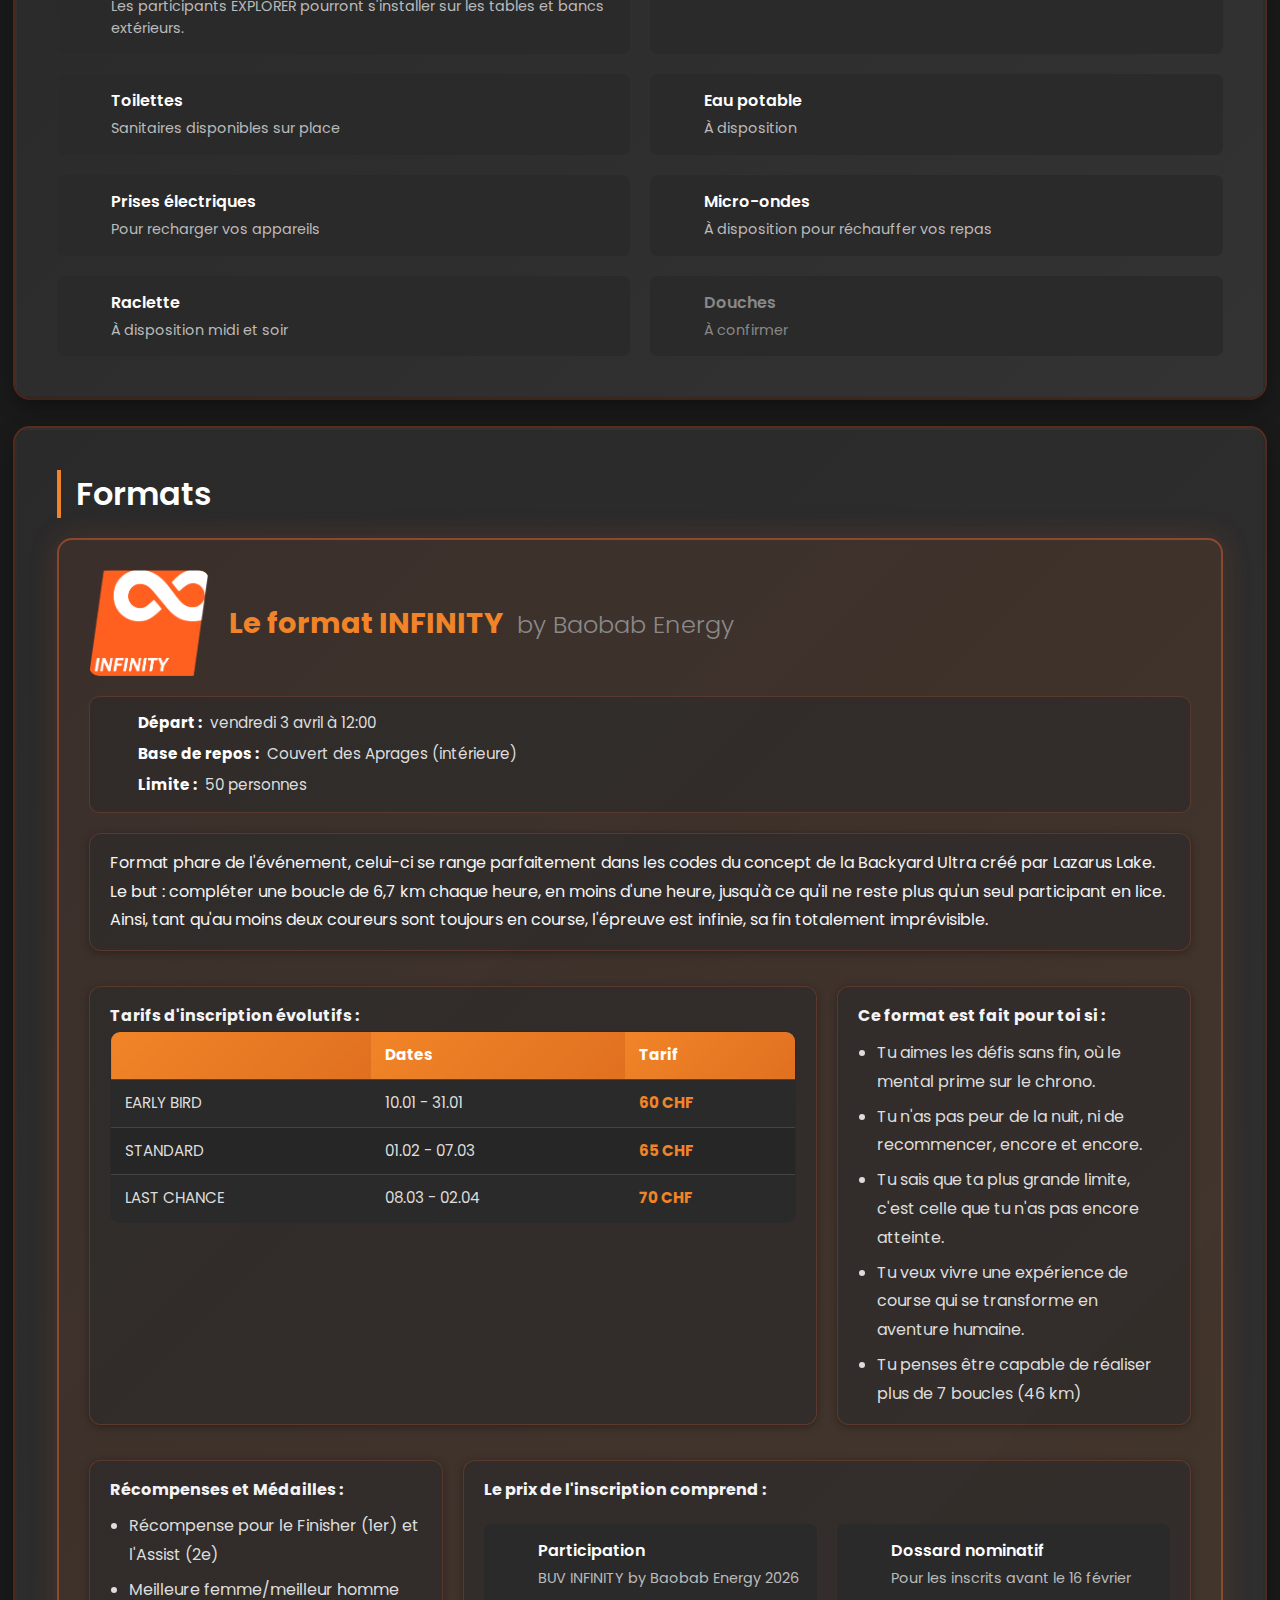
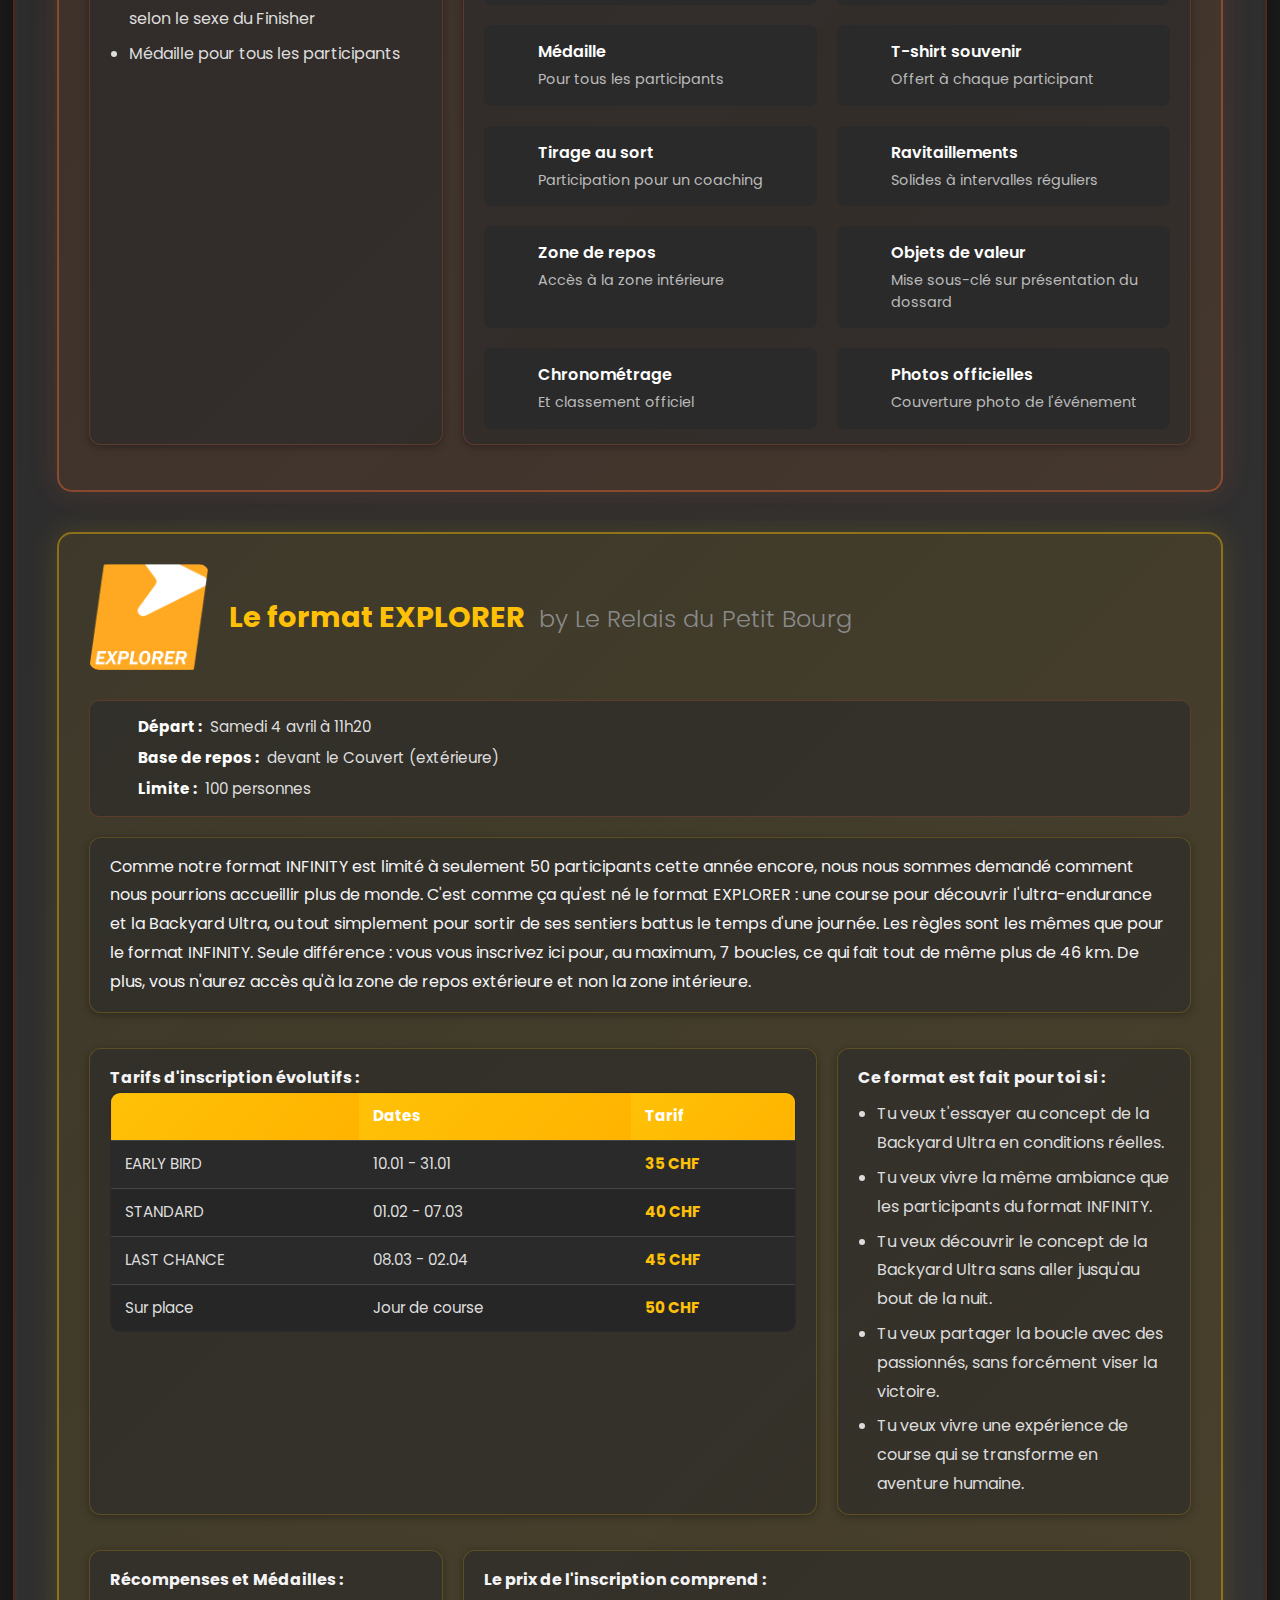
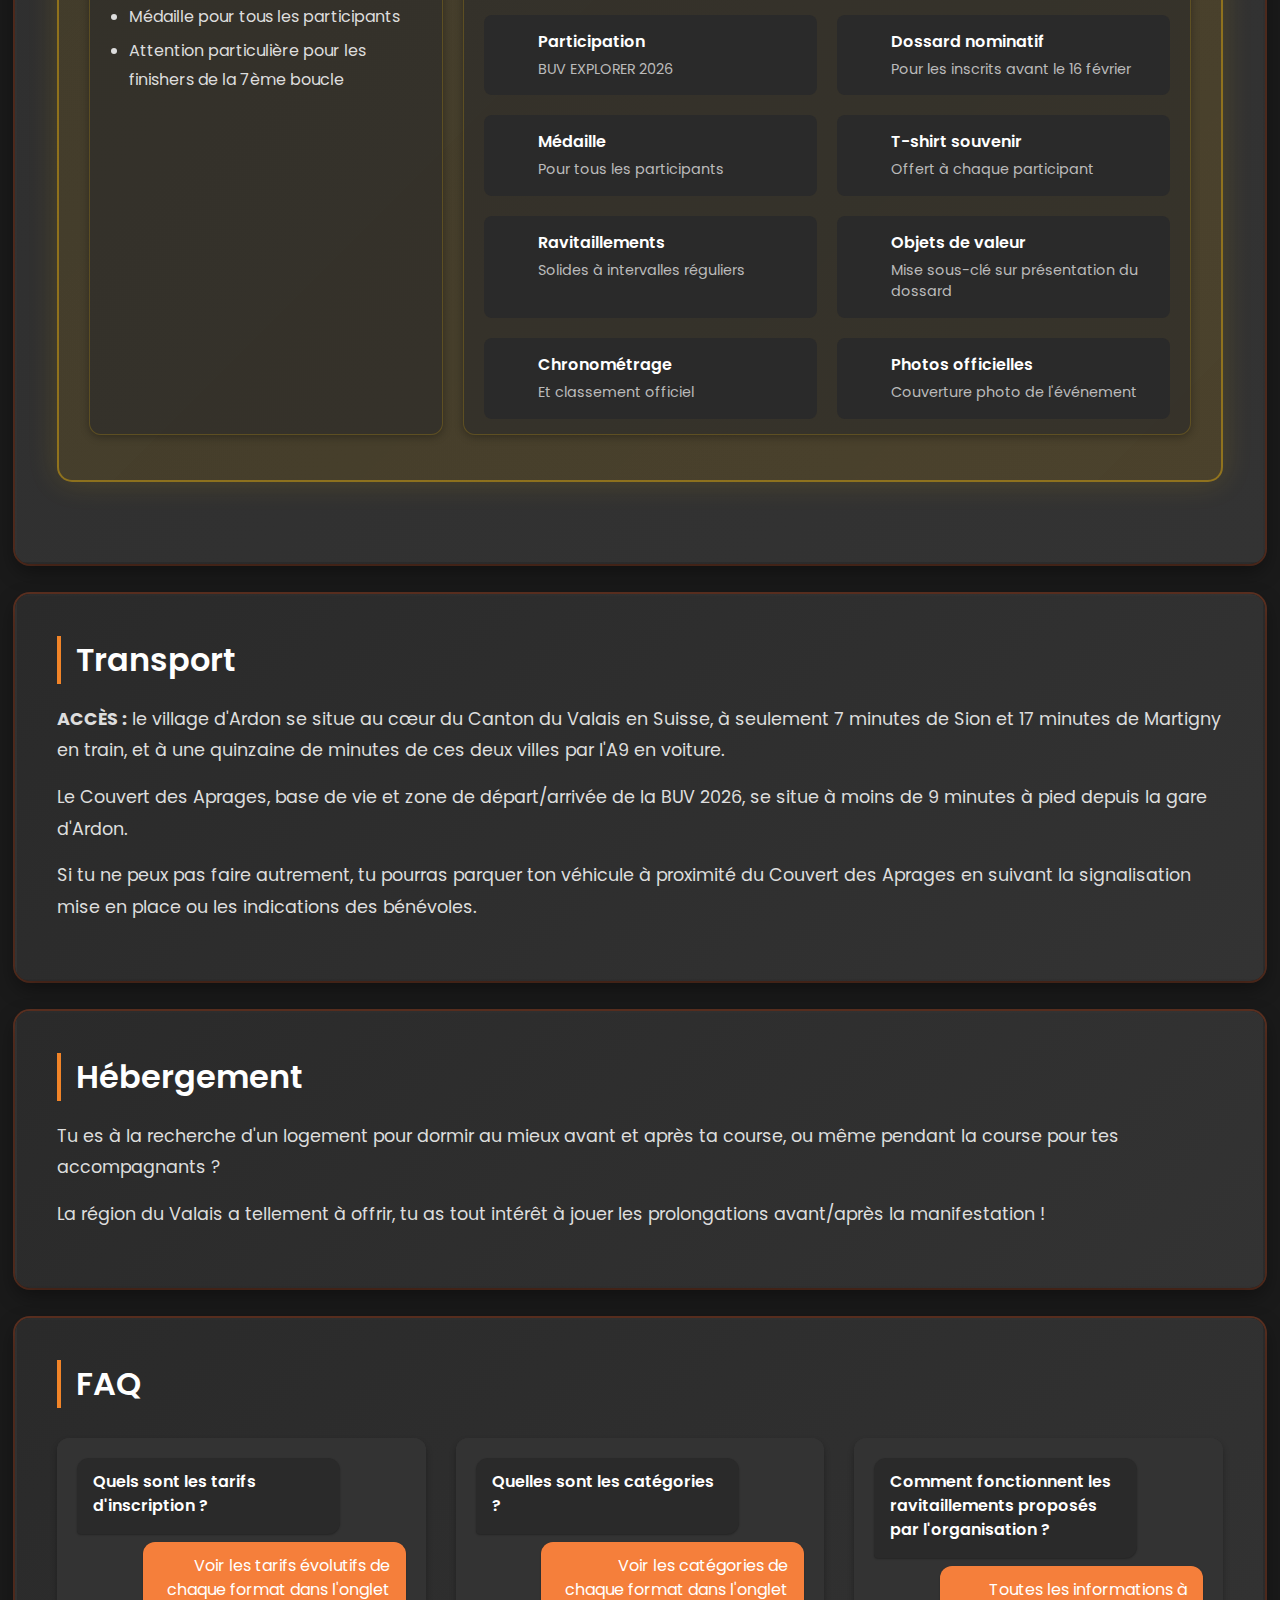
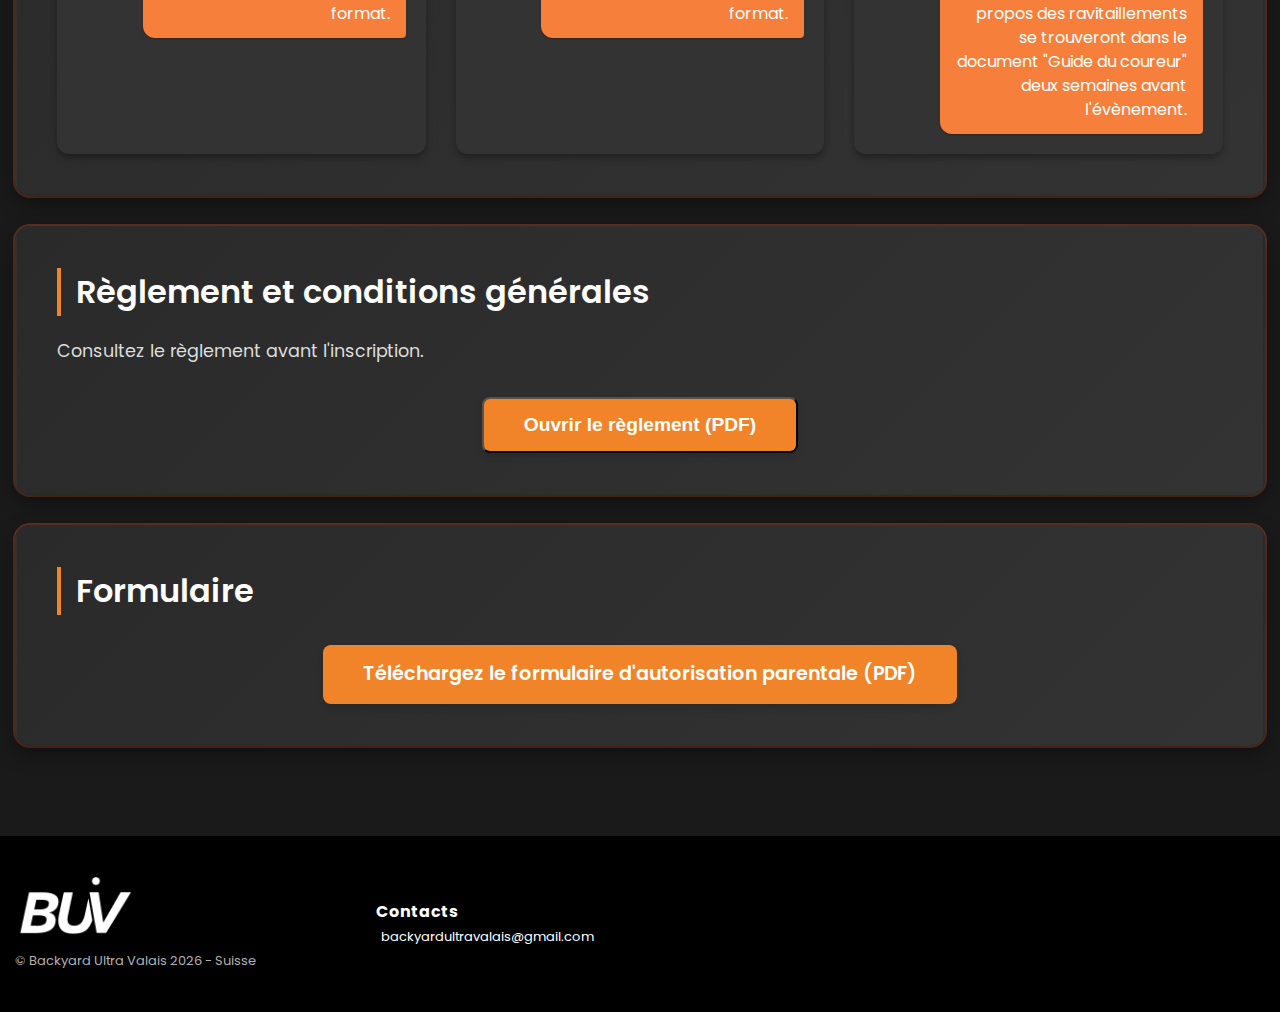
<file: informations/index.html>
<!doctype html>
<html lang="fr">
  <head>
    <script>
      // Prevent navbar flash by setting class before render
      document.documentElement.classList.add("has-header-page");
    </script>
    <meta charset="UTF-8" />
    <meta name="viewport" content="width=device-width, initial-scale=1.0" />
    <title>Informations - Backyard Ultra Valais</title>
    <link rel="preconnect" href="https://fonts.googleapis.com" />
    <link rel="preconnect" href="https://fonts.gstatic.com" crossorigin />
    <link
      href="https://fonts.googleapis.com/css2?family=Poppins:wght@300;400;600;700&display=swap"
      rel="stylesheet"
    />
    <link rel="preconnect" href="https://fonts.googleapis.com" />
    <link rel="preconnect" href="https://fonts.gstatic.com" crossorigin />
    <link
      href="https://fonts.googleapis.com/css2?family=Red+Hat+Text:ital,wght@0,300..700;1,300..700&family=Rubik+Dirt&family=Russo+One&family=Shippori+Antique&display=swap"
      rel="stylesheet"
    />
    <link
      rel="stylesheet"
      href="https://cdnjs.cloudflare.com/ajax/libs/font-awesome/6.4.2/css/all.min.css"
      integrity="sha512-z3gLpd7yknf1YoNbCzqRKc4qyor8gaKU1qmn+CShxbuBusANI9QpRohGBreCFkKxLhei6S9CQXFEbbKuqLg0DA=="
      crossorigin="anonymous"
      referrerpolicy="no-referrer"
    />
    <link rel="stylesheet" href="../css/index_style.css" />
    <link rel="stylesheet" href="../css/informations_style.css" />
    <link
      rel="shortcut icon"
      href="../images/favicon.ico"
      type="image/x-icon"
    />
  </head>
  <body class="has-header">
    <nav class="navbar">
      <div class="container">
        <div class="logo">
          <a href="/">
            <img src="../images/buv.png" alt="logo" />
          </a>
        </div>

        <!--Hamburger button-->
        <button id="hamburger-button" class="hamburger-button">
          <div class="hamburger-line"></div>
          <div class="hamburger-line"></div>
          <div class="hamburger-line"></div>
        </button>

        <div class="main-menu">
          <ul>
            <li>
              <a href="/">Accueil</a>
            </li>
            <li>
              <a href="/informations">Informations</a>
            </li>
            <li class="has-submenu">
              <a
                href="#"
                class="parent-link"
                aria-haspopup="true"
                aria-expanded="false"
                >Résultats</a
              >
              <ul class="dropdown-menu">
                <li><a href="/resultats/2025">2025</a></li>
                <li><a href="/resultats/2026">2026</a></li>
              </ul>
            </li>
            <li class="has-submenu">
              <a
                href="#"
                class="parent-link"
                aria-haspopup="true"
                aria-expanded="false"
                >Photos</a
              >
              <ul class="dropdown-menu">
                <li><a href="/photos/2025">2025</a></li>
                <li><a href="/photos/2026">2026</a></li>
              </ul>
            </li>
            <li>
              <a href="/about-us">Notre Equipe</a>
            </li>
            <li>
              <a href="/sponsors">Partenaires</a>
            </li>
            <li class="social-nav">
              <a
                href="https://www.instagram.com/backyard.ultra.valais/"
                target="_blank"
                rel="noopener noreferrer"
                class="social-icon"
              >
                <i class="fab fa-instagram"></i>
              </a>
              <a
                href="https://www.facebook.com/profile.php?id=61566704801123"
                target="_blank"
                rel="noopener noreferrer"
                class="social-icon"
              >
                <i class="fab fa-facebook"></i>
              </a>
            </li>
          </ul>
        </div>
      </div>
    </nav>

    <!-- Mobile menu - outside navbar to avoid transparency inheritance -->
    <div class="mobile-menu">
      <button class="close-menu-button">&times;</button>
      <ul>
        <li>
          <a href="/">Accueil</a>
        </li>
        <li>
          <a href="/informations">Informations</a>
        </li>
        <li class="has-submenu">
          <a
            href="#"
            class="parent-link"
            aria-haspopup="true"
            aria-expanded="false"
            >Résultats</a
          >
          <ul class="dropdown-menu">
            <li><a href="/resultats/2025">2025</a></li>
            <li><a href="/resultats/2026">2026</a></li>
          </ul>
        </li>
        <li class="has-submenu">
          <a
            href="#"
            class="parent-link"
            aria-haspopup="true"
            aria-expanded="false"
            >Photos</a
          >
          <ul class="dropdown-menu">
            <li><a href="/photos/2025">2025</a></li>
            <li><a href="/photos/2026">2026</a></li>
          </ul>
        </li>
        <li>
          <a href="/about-us">Notre Equipe</a>
        </li>
        <li>
          <a href="/sponsors">Partenaires</a>
        </li>
        <li class="social-mobile">
          <a
            href="https://www.instagram.com/backyard.ultra.valais/"
            target="_blank"
            rel="noopener noreferrer"
            class="social-icon"
          >
            <i class="fab fa-instagram"></i>
          </a>
          <a
            href="https://www.facebook.com/profile.php?id=61566704801123"
            target="_blank"
            rel="noopener noreferrer"
            class="social-icon"
          >
            <i class="fab fa-facebook"></i>
          </a>
        </li>
      </ul>
    </div>

    <!-- Page Header -->
    <section class="page-header">
      <div class="container">
        <h1 class="page-title">Informations</h1>
        <!-- Subtitle removed per user request -->
      </div>
    </section>

    <!-- Main Content -->
    <section class="info-content">
      <div class="container">
        <div class="info-section">
          <h2 class="section-title">Guide du coureur</h2>
          <p class="section-text">
            Le guide du coureur sera en ligne deux semaines avant la course pour
            t'accompagner jusqu'à la ligne de départ.
          </p>
          <p class="section-text">Vous trouverez ici le guide.</p>
        </div>

        <div class="info-section">
          <h2 class="section-title">Programme</h2>

          <div class="program-grid">
            <!-- Vendredi -->
            <div class="program-card">
              <div class="program-header">
                <i class="fa-solid fa-calendar-day"></i>
                <h3>Vendredi 3 avril</h3>
              </div>
              <div class="program-content">
                <div class="schedule-item">
                  <span class="time"
                    ><i class="fa-solid fa-clock"></i> 09:30 - 11:30</span
                  >
                  <span class="event"
                    ><i class="fa-solid fa-id-card"></i> Retrait des dossards |
                    Café offert</span
                  >
                </div>
                <div class="schedule-item">
                  <span class="time"
                    ><i class="fa-solid fa-clock"></i> 11:40</span
                  >
                  <span class="event"
                    ><i class="fa-solid fa-comments"></i> Briefing</span
                  >
                </div>
                <div class="schedule-item">
                  <span class="time"
                    ><i class="fa-solid fa-clock"></i> 12:00</span
                  >
                  <span class="event"
                    ><i class="fa-solid fa-flag-checkered"></i> Départ INFINITY
                    by Baobab Energy</span
                  >
                </div>
              </div>
            </div>

            <!-- Samedi -->
            <div class="program-card">
              <div class="program-header">
                <i class="fa-solid fa-calendar-day"></i>
                <h3>Samedi 4 avril</h3>
              </div>
              <div class="program-content">
                <div class="schedule-item">
                  <span class="time"
                    ><i class="fa-solid fa-clock"></i> 09:00 - 10:45</span
                  >
                  <span class="event"
                    ><i class="fa-solid fa-id-card"></i> Retrait des dossards |
                    Café offert</span
                  >
                </div>
                <div class="schedule-item">
                  <span class="time"
                    ><i class="fa-solid fa-clock"></i> 11:00</span
                  >
                  <span class="event"
                    ><i class="fa-solid fa-comments"></i> Briefing</span
                  >
                </div>
                <div class="schedule-item">
                  <span class="time"
                    ><i class="fa-solid fa-clock"></i> 11:20</span
                  >
                  <span class="event"
                    ><i class="fa-solid fa-flag-checkered"></i> Départ
                    EXPLORER</span
                  >
                </div>
                <div class="schedule-item">
                  <span class="time"
                    ><i class="fa-solid fa-clock"></i> 17:20</span
                  >
                  <span class="event"
                    ><i class="fa-solid fa-flag"></i> Dernier départ EXPLORER
                    (7e boucle)</span
                  >
                </div>
                <div class="schedule-item">
                  <span class="time"
                    ><i class="fa-solid fa-clock"></i> 18:45</span
                  >
                  <span class="event"
                    ><i class="fa-solid fa-trophy"></i> Proclamation des
                    résultats EXPLORER</span
                  >
                </div>
              </div>
            </div>

            <!-- Dimanche -->
            <div class="program-card">
              <div class="program-header">
                <i class="fa-solid fa-calendar-day"></i>
                <h3>Dimanche 5 avril</h3>
              </div>
              <div class="program-content">
                <div class="schedule-item">
                  <span class="time"
                    ><i class="fa-solid fa-clock"></i> TBD</span
                  >
                  <span class="event"
                    ><i class="fa-solid fa-trophy"></i> Remise des prix INFINITY
                    by Baobab Energy</span
                  >
                </div>
              </div>
            </div>
          </div>
        </div>

        <div class="info-section">
          <h2 class="section-title">Infrastructures à disposition</h2>
          <div class="facilities-grid">
            <div class="facility-item">
              <i class="fa-solid fa-house" style="color: orange"></i>
              <div class="facility-text">
                <strong>Salle de repos intérieure</strong>
                <p>
                  Couvert des Aprages - réservé au format INFINITY by Baobab
                  Energy. Les participants EXPLORER pourront s'installer sur les
                  tables et bancs extérieurs.
                </p>
              </div>
            </div>
            <div class="facility-item">
              <i class="fa-solid fa-lock" style="color: orange"></i>
              <div class="facility-text">
                <strong>Objets de valeur</strong>
                <p>Vos objets de valeur sous clé sur présentation du dossard</p>
              </div>
            </div>
            <div class="facility-item">
              <i class="fa-solid fa-restroom" style="color: orange"></i>
              <div class="facility-text">
                <strong>Toilettes</strong>
                <p>Sanitaires disponibles sur place</p>
              </div>
            </div>
            <div class="facility-item">
              <i class="fa-solid fa-droplet" style="color: orange"></i>
              <div class="facility-text">
                <strong>Eau potable</strong>
                <p>À disposition</p>
              </div>
            </div>
            <div class="facility-item">
              <i class="fa-solid fa-plug" style="color: orange"></i>
              <div class="facility-text">
                <strong>Prises électriques</strong>
                <p>Pour recharger vos appareils</p>
              </div>
            </div>
            <div class="facility-item">
              <i class="fa-solid fa-fire-burner" style="color: orange"></i>
              <div class="facility-text">
                <strong>Micro-ondes</strong>
                <p>À disposition pour réchauffer vos repas</p>
              </div>
            </div>
            <div class="facility-item">
              <i class="fa-solid fa-utensils" style="color: orange"></i>
              <div class="facility-text">
                <strong>Raclette</strong>
                <p>À disposition midi et soir</p>
              </div>
            </div>
            <div class="facility-item">
              <i class="fa-solid fa-shower" style="color: #888"></i>
              <div class="facility-text">
                <strong style="color: #888">Douches</strong>
                <p style="color: #888">À confirmer</p>
              </div>
            </div>
          </div>
        </div>

        <div class="info-section">
          <h2 class="section-title">Formats</h2>

          <!-- INFINITY Format -->
          <div class="format-full format-infinity">
            <div class="format-header">
              <div class="format-header-left">
                <img
                  src="../images/infinity.png"
                  alt="Infinity Format"
                  class="format-header-img"
                />
                <h3>
                  Le format INFINITY
                  <span class="format-by">by Baobab Energy</span>
                </h3>
              </div>
            </div>
            <div class="format-header-right">
              <p class="format-info-item">
                <i class="fa-solid fa-flag-checkered"></i>
                <strong>Départ :</strong> vendredi 3 avril à 12:00
              </p>
              <p class="format-info-item">
                <i class="fa-solid fa-house"></i>
                <strong>Base de repos :</strong> Couvert des Aprages
                (intérieure)
              </p>
              <p class="format-info-item">
                <i class="fa-solid fa-users"></i> <strong>Limite :</strong> 50
                personnes
              </p>
            </div>

            <div class="format-bubbles-grid format-bubbles-grid-3col">
              <!-- Row 1: Explanation spans 3 columns -->
              <div class="format-detail-bubble bubble-span-3">
                <p class="format-description">
                  Format phare de l'événement, celui-ci se range parfaitement
                  dans les codes du concept de la Backyard Ultra créé par
                  Lazarus Lake. Le but : compléter une boucle de 6,7 km chaque
                  heure, en moins d'une heure, jusqu'à ce qu'il ne reste plus
                  qu'un seul participant en lice. Ainsi, tant qu'au moins deux
                  coureurs sont toujours en course, l'épreuve est infinie, sa
                  fin totalement imprévisible.
                </p>
              </div>

              <!-- Row 2: Price table spans 2 columns, Ce format 1 column -->
              <div class="format-detail-bubble bubble-span-2">
                <p class="format-description">
                  <strong>Tarifs d'inscription évolutifs :</strong>
                </p>
                <div class="table-responsive">
                  <table class="pricing-table pricing-table-infinity">
                    <thead>
                      <tr>
                        <th></th>
                        <th>Dates</th>
                        <th>Tarif</th>
                      </tr>
                    </thead>
                    <tbody>
                      <tr>
                        <td>EARLY BIRD</td>
                        <td>10.01 - 31.01</td>
                        <td>60 CHF</td>
                      </tr>
                      <tr>
                        <td>STANDARD</td>
                        <td>01.02 - 07.03</td>
                        <td>65 CHF</td>
                      </tr>
                      <tr>
                        <td>LAST CHANCE</td>
                        <td>08.03 - 02.04</td>
                        <td>70 CHF</td>
                      </tr>
                    </tbody>
                  </table>
                </div>
              </div>

              <div class="format-detail-bubble">
                <p class="format-description">
                  <strong>Ce format est fait pour toi si :</strong>
                </p>
                <ul class="format-description">
                  <li>
                    Tu aimes les défis sans fin, où le mental prime sur le
                    chrono.
                  </li>
                  <li>
                    Tu n'as pas peur de la nuit, ni de recommencer, encore et
                    encore.
                  </li>
                  <li>
                    Tu sais que ta plus grande limite, c'est celle que tu n'as
                    pas encore atteinte.
                  </li>
                  <li>
                    Tu veux vivre une expérience de course qui se transforme en
                    aventure humaine.
                  </li>
                  <li>
                    Tu penses être capable de réaliser plus de 7 boucles (46 km)
                  </li>
                </ul>
              </div>

              <!-- Row 3: Récompenses 1 column, Inscription spans 2 columns -->
              <div class="format-detail-bubble">
                <p class="format-description">
                  <strong>Récompenses et Médailles :</strong>
                </p>
                <ul class="format-description">
                  <li>Récompense pour le Finisher (1er) et l'Assist (2e)</li>
                  <li>
                    Meilleure femme/meilleur homme selon le sexe du Finisher
                  </li>
                  <li>Médaille pour tous les participants</li>
                </ul>
              </div>

              <div class="format-detail-bubble bubble-span-2">
                <p class="format-description">
                  <strong>Le prix de l'inscription comprend :</strong>
                </p>
                <div class="facilities-grid">
                  <div class="facility-item">
                    <i class="fa-solid fa-running" style="color: orange"></i>
                    <div class="facility-text">
                      <strong>Participation</strong>
                      <p>BUV INFINITY by Baobab Energy 2026</p>
                    </div>
                  </div>
                  <div class="facility-item">
                    <i class="fa-solid fa-id-badge" style="color: orange"></i>
                    <div class="facility-text">
                      <strong>Dossard nominatif</strong>
                      <p>Pour les inscrits avant le 16 février</p>
                    </div>
                  </div>
                  <div class="facility-item">
                    <i class="fa-solid fa-medal" style="color: orange"></i>
                    <div class="facility-text">
                      <strong>Médaille</strong>
                      <p>Pour tous les participants</p>
                    </div>
                  </div>
                  <div class="facility-item">
                    <i class="fa-solid fa-shirt" style="color: orange"></i>
                    <div class="facility-text">
                      <strong>T-shirt souvenir</strong>
                      <p>Offert à chaque participant</p>
                    </div>
                  </div>
                  <div class="facility-item">
                    <i class="fa-solid fa-gift" style="color: orange"></i>
                    <div class="facility-text">
                      <strong>Tirage au sort</strong>
                      <p>Participation pour un coaching</p>
                    </div>
                  </div>
                  <div class="facility-item">
                    <i class="fa-solid fa-utensils" style="color: orange"></i>
                    <div class="facility-text">
                      <strong>Ravitaillements</strong>
                      <p>Solides à intervalles réguliers</p>
                    </div>
                  </div>
                  <div class="facility-item">
                    <i class="fa-solid fa-house" style="color: orange"></i>
                    <div class="facility-text">
                      <strong>Zone de repos</strong>
                      <p>Accès à la zone intérieure</p>
                    </div>
                  </div>
                  <div class="facility-item">
                    <i class="fa-solid fa-lock" style="color: orange"></i>
                    <div class="facility-text">
                      <strong>Objets de valeur</strong>
                      <p>Mise sous-clé sur présentation du dossard</p>
                    </div>
                  </div>
                  <div class="facility-item">
                    <i class="fa-solid fa-stopwatch" style="color: orange"></i>
                    <div class="facility-text">
                      <strong>Chronométrage</strong>
                      <p>Et classement officiel</p>
                    </div>
                  </div>
                  <div class="facility-item">
                    <i class="fa-solid fa-camera" style="color: orange"></i>
                    <div class="facility-text">
                      <strong>Photos officielles</strong>
                      <p>Couverture photo de l'événement</p>
                    </div>
                  </div>
                </div>
              </div>
            </div>
          </div>

          <!-- EXPLORER Format -->
          <div class="format-full format-explorer">
            <div class="format-header">
              <div class="format-header-left">
                <img
                  src="../images/explorer.png"
                  alt="Explorer Format"
                  class="format-header-img"
                />
                <h3>
                  Le format EXPLORER
                  <span class="format-by">by Le Relais du Petit Bourg</span>
                </h3>
              </div>
              <div class="format-header-right">
                <p class="format-info-item">
                  <i class="fa-solid fa-flag-checkered"></i>
                  <strong>Départ :</strong> Samedi 4 avril à 11h20
                </p>
                <p class="format-info-item">
                  <i class="fa-solid fa-house"></i>
                  <strong>Base de repos :</strong> devant le Couvert
                  (extérieure)
                </p>
                <p class="format-info-item">
                  <i class="fa-solid fa-users"></i>
                  <strong>Limite :</strong> 100 personnes
                </p>
              </div>
            </div>

            <div class="format-bubbles-grid format-bubbles-grid-3col">
              <!-- Row 1: Explanation spans 3 columns -->
              <div class="format-detail-bubble bubble-span-3">
                <p class="format-description">
                  Comme notre format INFINITY est limité à seulement 50
                  participants cette année encore, nous nous sommes demandé
                  comment nous pourrions accueillir plus de monde. C'est comme
                  ça qu'est né le format EXPLORER : une course pour découvrir
                  l'ultra-endurance et la Backyard Ultra, ou tout simplement
                  pour sortir de ses sentiers battus le temps d'une journée. Les
                  règles sont les mêmes que pour le format INFINITY. Seule
                  différence : vous vous inscrivez ici pour, au maximum, 7
                  boucles, ce qui fait tout de même plus de 46 km. De plus, vous
                  n'aurez accès qu'à la zone de repos extérieure et non la zone
                  intérieure.
                </p>
              </div>

              <!-- Row 2: Price table spans 2 columns, Ce format 1 column -->
              <div class="format-detail-bubble bubble-span-2">
                <p class="format-description">
                  <strong>Tarifs d'inscription évolutifs :</strong>
                </p>
                <div class="table-responsive">
                  <table class="pricing-table pricing-table-explorer">
                    <thead>
                      <tr>
                        <th></th>
                        <th>Dates</th>
                        <th>Tarif</th>
                      </tr>
                    </thead>
                    <tbody>
                      <tr>
                        <td>EARLY BIRD</td>
                        <td>10.01 - 31.01</td>
                        <td>35 CHF</td>
                      </tr>
                      <tr>
                        <td>STANDARD</td>
                        <td>01.02 - 07.03</td>
                        <td>40 CHF</td>
                      </tr>
                      <tr>
                        <td>LAST CHANCE</td>
                        <td>08.03 - 02.04</td>
                        <td>45 CHF</td>
                      </tr>
                      <tr>
                        <td>Sur place</td>
                        <td>Jour de course</td>
                        <td>50 CHF</td>
                      </tr>
                    </tbody>
                  </table>
                </div>
              </div>

              <div class="format-detail-bubble">
                <p class="format-description">
                  <strong>Ce format est fait pour toi si :</strong>
                </p>
                <ul class="format-description">
                  <li>
                    Tu veux t'essayer au concept de la Backyard Ultra en
                    conditions réelles.
                  </li>
                  <li>
                    Tu veux vivre la même ambiance que les participants du
                    format INFINITY.
                  </li>
                  <li>
                    Tu veux découvrir le concept de la Backyard Ultra sans aller
                    jusqu'au bout de la nuit.
                  </li>
                  <li>
                    Tu veux partager la boucle avec des passionnés, sans
                    forcément viser la victoire.
                  </li>
                  <li>
                    Tu veux vivre une expérience de course qui se transforme en
                    aventure humaine.
                  </li>
                </ul>
              </div>

              <!-- Row 3: Récompenses 1 column, Inscription spans 2 columns -->
              <div class="format-detail-bubble">
                <p class="format-description">
                  <strong>Récompenses et Médailles :</strong>
                </p>
                <ul class="format-description">
                  <li>Médaille pour tous les participants</li>
                  <li>
                    Attention particulière pour les finishers de la 7ème boucle
                  </li>
                </ul>
              </div>

              <div class="format-detail-bubble bubble-span-2">
                <p class="format-description">
                  <strong>Le prix de l'inscription comprend :</strong>
                </p>
                <div class="facilities-grid">
                  <div class="facility-item">
                    <i class="fa-solid fa-running" style="color: #ffc107"></i>
                    <div class="facility-text">
                      <strong>Participation</strong>
                      <p>BUV EXPLORER 2026</p>
                    </div>
                  </div>
                  <div class="facility-item">
                    <i class="fa-solid fa-id-badge" style="color: #ffc107"></i>
                    <div class="facility-text">
                      <strong>Dossard nominatif</strong>
                      <p>Pour les inscrits avant le 16 février</p>
                    </div>
                  </div>
                  <div class="facility-item">
                    <i class="fa-solid fa-medal" style="color: #ffc107"></i>
                    <div class="facility-text">
                      <strong>Médaille</strong>
                      <p>Pour tous les participants</p>
                    </div>
                  </div>
                  <div class="facility-item">
                    <i class="fa-solid fa-shirt" style="color: #ffc107"></i>
                    <div class="facility-text">
                      <strong>T-shirt souvenir</strong>
                      <p>Offert à chaque participant</p>
                    </div>
                  </div>
                  <div class="facility-item">
                    <i class="fa-solid fa-utensils" style="color: #ffc107"></i>
                    <div class="facility-text">
                      <strong>Ravitaillements</strong>
                      <p>Solides à intervalles réguliers</p>
                    </div>
                  </div>
                  <div class="facility-item">
                    <i class="fa-solid fa-lock" style="color: #ffc107"></i>
                    <div class="facility-text">
                      <strong>Objets de valeur</strong>
                      <p>Mise sous-clé sur présentation du dossard</p>
                    </div>
                  </div>
                  <div class="facility-item">
                    <i class="fa-solid fa-stopwatch" style="color: #ffc107"></i>
                    <div class="facility-text">
                      <strong>Chronométrage</strong>
                      <p>Et classement officiel</p>
                    </div>
                  </div>
                  <div class="facility-item">
                    <i class="fa-solid fa-camera" style="color: #ffc107"></i>
                    <div class="facility-text">
                      <strong>Photos officielles</strong>
                      <p>Couverture photo de l'événement</p>
                    </div>
                  </div>
                </div>
              </div>
            </div>
          </div>
        </div>

        <div class="info-section">
          <h2 class="section-title">Transport</h2>
          <p class="section-text">
            <strong>ACCÈS :</strong> le village d'Ardon se situe au cœur du
            Canton du Valais en Suisse, à seulement 7 minutes de Sion et 17
            minutes de Martigny en train, et à une quinzaine de minutes de ces
            deux villes par l'A9 en voiture.
          </p>
          <p class="section-text">
            Le Couvert des Aprages, base de vie et zone de départ/arrivée de la
            BUV 2026, se situe à moins de 9 minutes à pied depuis la gare
            d'Ardon.
          </p>
          <p class="section-text">
            Si tu ne peux pas faire autrement, tu pourras parquer ton véhicule à
            proximité du Couvert des Aprages en suivant la signalisation mise en
            place ou les indications des bénévoles.
          </p>
        </div>

        <div class="info-section">
          <h2 class="section-title">Hébergement</h2>
          <p class="section-text">
            Tu es à la recherche d'un logement pour dormir au mieux avant et
            après ta course, ou même pendant la course pour tes accompagnants ?
          </p>
          <p class="section-text">
            La région du Valais a tellement à offrir, tu as tout intérêt à jouer
            les prolongations avant/après la manifestation !
          </p>
        </div>

        <div class="info-section">
          <h2 class="section-title">FAQ</h2>
          <div class="program-grid">
            <div class="program-card">
              <div class="program-content">
                <div class="faq-item">
                  <p class="faq-question chat-bubble chat-question">
                    <strong>Quels sont les tarifs d'inscription ?</strong>
                  </p>
                  <p class="faq-answer chat-bubble chat-answer">
                    Voir les tarifs évolutifs de chaque format dans l'onglet
                    format.
                  </p>
                </div>
              </div>
            </div>

            <div class="program-card">
              <div class="program-content">
                <div class="faq-item">
                  <p class="faq-question chat-bubble chat-question">
                    <strong>Quelles sont les catégories ?</strong>
                  </p>
                  <p class="faq-answer chat-bubble chat-answer">
                    Voir les catégories de chaque format dans l'onglet format.
                  </p>
                </div>
              </div>
            </div>

            <div class="program-card">
              <div class="program-content">
                <div class="faq-item">
                  <p class="faq-question chat-bubble chat-question">
                    <strong
                      >Comment fonctionnent les ravitaillements proposés par
                      l'organisation ?</strong
                    >
                  </p>
                  <p class="faq-answer chat-bubble chat-answer">
                    Toutes les informations à propos des ravitaillements se
                    trouveront dans le document "Guide du coureur" deux semaines
                    avant l'évènement.
                  </p>
                </div>
              </div>
            </div>
          </div>
        </div>

        <div class="info-section">
          <h2 class="section-title">Règlement et conditions générales</h2>
          <p class="section-text">
            Consultez le règlement avant l'inscription.
          </p>
          <div class="cta-container">
            <button class="btn-primary" data-open-rules>
              Ouvrir le règlement (PDF)
            </button>
          </div>
        </div>

        <!-- Règlement Modal Preview (Informations) -->
        <div class="modal-overlay" id="rules-modal-info" aria-hidden="true">
          <div
            class="modal-dialog"
            role="dialog"
            aria-modal="true"
            aria-labelledby="rules-title-info"
          >
            <div class="modal-header">
              <h3 id="rules-title-info">Règlement – Aperçu PDF</h3>
              <button type="button" class="modal-close" aria-label="Fermer">
                &times;
              </button>
            </div>
            <div class="modal-body">
              <iframe
                src="../Règlement%20édition%202026.PDF.pdf"
                title="Règlement PDF"
                frameborder="0"
              ></iframe>
            </div>
          </div>
        </div>

        <!-- Formulaire (moved to end) -->
        <div class="info-section">
          <h2 class="section-title">Formulaire</h2>
          <div class="cta-container">
            <a
              class="btn-primary"
              href="../Lettre%20d%27autorisation%20parental.pdf"
              download
            >
              Téléchargez le formulaire d'autorisation parentale (PDF)
            </a>
          </div>
        </div>
      </div>
    </section>

    <!--Footer-->
    <footer class="footer bg-black">
      <div class="container">
        <div class="footer-grid">
          <div>
            <a href="/">
              <img src="../images/buv.png" alt="logo" />
            </a>
            <d class="copyright text-sm">
              © Backyard Ultra Valais 2026 - Suisse<br />
            </d>
          </div>
          <div>
            <h4 class="contact-headline">Contacts</h4>
            <b class="contact text-md">
              <i class="fa fa-envelope"></i> backyardultravalais@gmail.com
            </b>
          </div>
          <div></div>
          <div>
            <a
              href="https://www.instagram.com/backyard.ultra.valais/"
              target="_blank"
              rel="noopener noreferrer"
              class="social-icon"
            >
              <i class="fab fa-instagram"></i>
            </a>
            <a
              href="https://www.facebook.com/profile.php?id=61566704801123"
              target="_blank"
              rel="noopener noreferrer"
              class="social-icon"
            >
              <i class="fab fa-facebook"></i>
            </a>
          </div>
        </div>
      </div>
    </footer>

    <script src="../js/main.js"></script>
    <script>
      // Lightweight modal opener for Informations page
      (function () {
        const openBtn = document.querySelector("[data-open-rules]");
        const modal = document.getElementById("rules-modal-info");
        if (!openBtn || !modal) return;
        const closeBtn = modal.querySelector(".modal-close");
        const dialog = modal.querySelector(".modal-dialog");
        const overlayClickToClose = (e) => {
          if (e.target === modal) hide();
        };
        function show() {
          modal.setAttribute("aria-hidden", "false");
          document.body.style.overflow = "hidden";
          modal.addEventListener("click", overlayClickToClose);
          if (dialog)
            dialog.addEventListener("click", (e) => e.stopPropagation());
          if (closeBtn) closeBtn.focus();
        }
        function hide() {
          modal.setAttribute("aria-hidden", "true");
          document.body.style.overflow = "";
          modal.removeEventListener("click", overlayClickToClose);
        }
        openBtn.addEventListener("click", (e) => {
          e.preventDefault();
          show();
        });
        if (closeBtn)
          closeBtn.addEventListener("click", (e) => {
            e.preventDefault();
            e.stopPropagation();
            hide();
          });
        document.addEventListener("keydown", (e) => {
          if (e.key === "Escape") hide();
        });
      })();
    </script>
  </body>
</html>
</file>
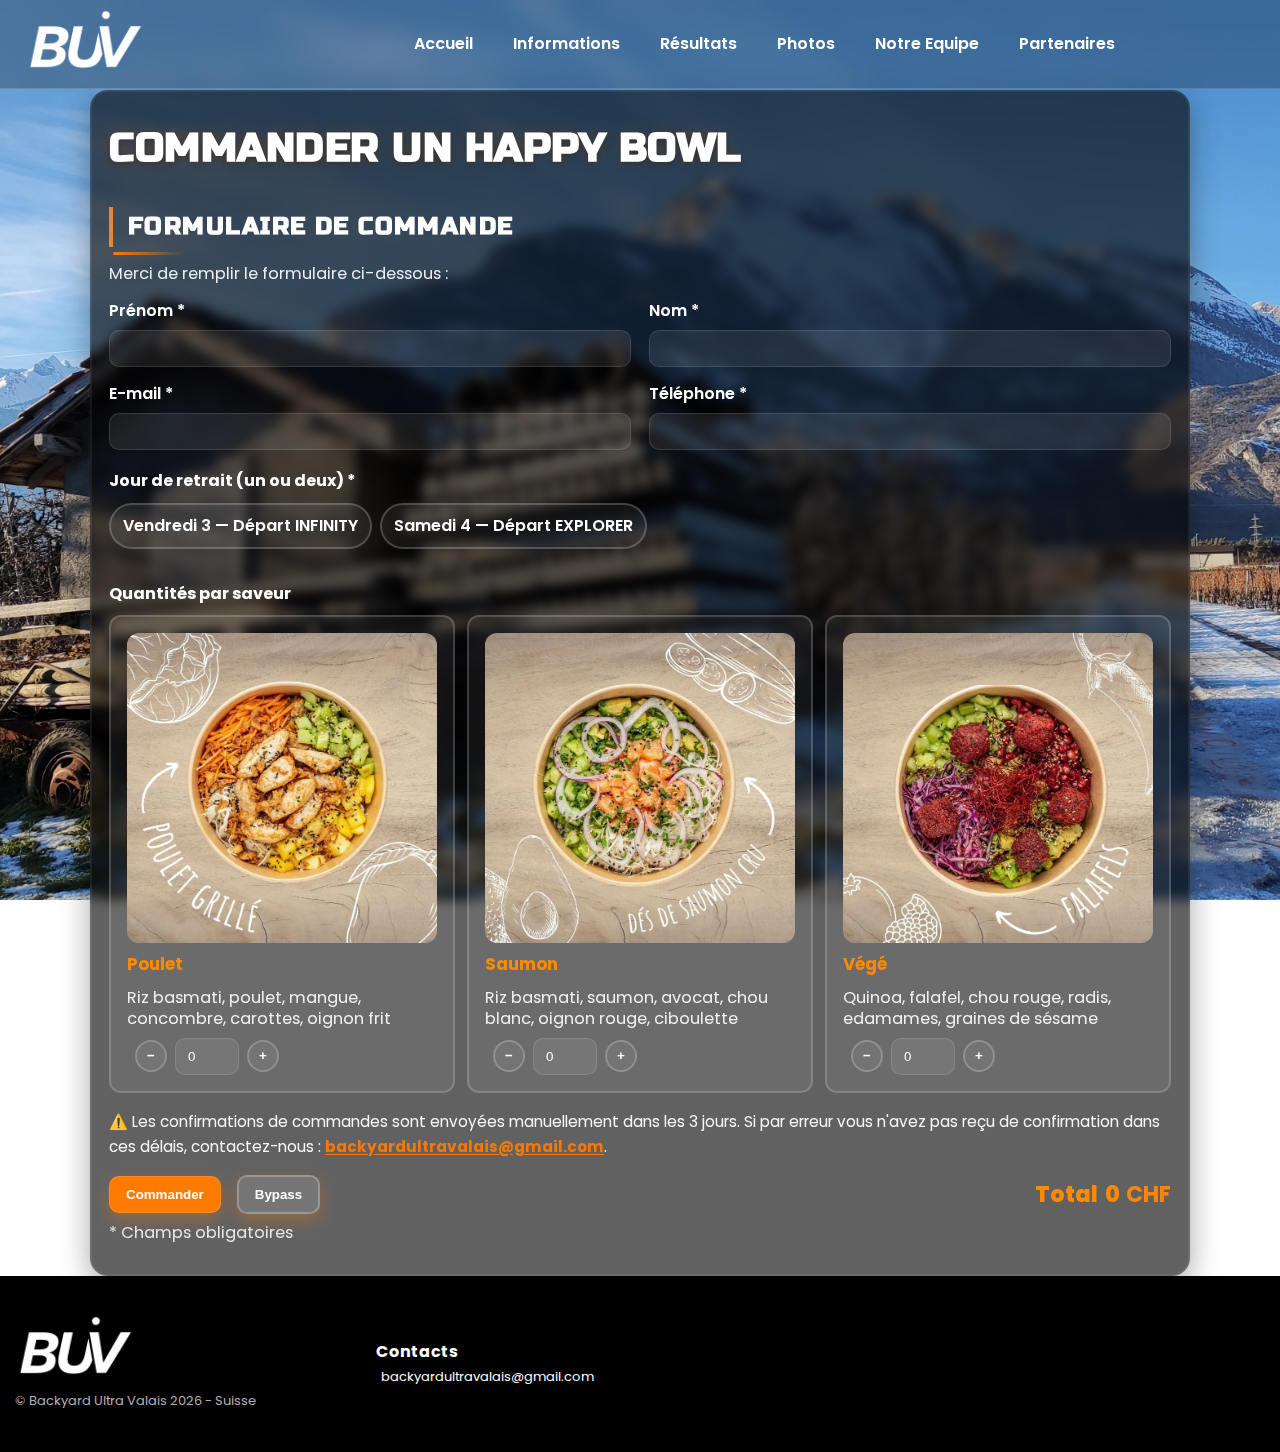
<file: repas-happybowl/index.html>
<!doctype html>
<html lang="fr">
  <head>
    <script>
      document.documentElement.classList.add("has-header-page");
    </script>
    <meta charset="UTF-8" />
    <meta name="viewport" content="width=device-width, initial-scale=1.0" />
    <meta name="robots" content="noindex, nofollow" />
    <title>Commande de bowl - Backyard Ultra Valais</title>
    <link rel="preconnect" href="https://fonts.googleapis.com" />
    <link rel="preconnect" href="https://fonts.gstatic.com" crossorigin />
    <link
      href="https://fonts.googleapis.com/css2?family=Poppins:wght@300;400;600;700&display=swap"
      rel="stylesheet"
    />
    <link rel="preconnect" href="https://fonts.googleapis.com" />
    <link rel="preconnect" href="https://fonts.gstatic.com" crossorigin />
    <link
      href="https://fonts.googleapis.com/css2?family=Red+Hat+Text:ital,wght@0,300..700;1,300..700&family=Rubik+Dirt&family=Russo+One&family=Shippori+Antique&display=swap"
      rel="stylesheet"
    />
    <link
      rel="stylesheet"
      href="https://cdnjs.cloudflare.com/ajax/libs/font-awesome/6.4.2/css/all.min.css"
      integrity="sha512-z3gLpd7yknf1YoNbCzqRKc4qyor8gaKU1qmn+CShxbuBusANI9QpRohGBreCFkKxLhei6S9CQXFEbbKuqLg0DA=="
      crossorigin="anonymous"
      referrerpolicy="no-referrer"
    />
    <link rel="stylesheet" href="../css/index_style.css" />
    <link rel="stylesheet" href="../css/informations_style.css" />
    <link rel="stylesheet" href="../css/benevoles_style.css" />
    <link
      rel="shortcut icon"
      href="../images/favicon.ico"
      type="image/x-icon"
    />
  </head>
  <body class="has-header benevoles-page">
    <style>
      .toggle-chips {
        display: flex;
        gap: 0.5rem;
        flex-wrap: wrap;
      }
      .chip-input {
        display: none;
      }
      .toggle-chips .chip {
        display: inline-block;
        padding: 0.5rem 0.75rem;
        border: 2px solid rgba(255, 255, 255, 0.2);
        border-radius: 999px;
        cursor: pointer;
        user-select: none;
        transition: all 0.15s ease;
        background: rgba(255, 255, 255, 0.06);
      }
      .chip-input:checked + .chip {
        background: #fff;
        color: #111;
        border-color: #fff;
      }

      .bowl-cards {
        display: grid;
        gap: 0.75rem;
        grid-template-columns: 1fr;
      }
      @media (min-width: 640px) {
        .bowl-cards {
          grid-template-columns: repeat(3, 1fr);
        }
      }
      .card-input {
        display: none;
      }
      .bowl-card {
        display: block;
        height: 100%;
        padding: 1rem;
        border-radius: 0.75rem;
        border: 2px solid rgba(255, 255, 255, 0.18);
        background: rgba(255, 255, 255, 0.06);
        transition:
          border-color 0.15s ease,
          box-shadow 0.15s ease,
          background 0.15s ease;
        cursor: pointer;
      }
      .bowl-card .choice-title {
        display: block;
        font-weight: 700;
        font-size: 1.05rem;
        margin-bottom: 0.35rem;
      }
      .bowl-card .choice-desc {
        display: block;
        opacity: 0.9;
        line-height: 1.3;
      }
      .card-input:checked + .bowl-card {
        background: #fff;
        color: #111;
        border-color: #fff;
        box-shadow: 0 6px 20px rgba(0, 0, 0, 0.15);
      }

      .form-note {
        margin-top: 0.5rem;
        margin-bottom: 0.75rem;
        font-size: 0.95rem;
        opacity: 0.95;
      }
      .form-note strong {
        font-weight: 700;
      }

      /* Qty inline small input */
      .qty-row {
        display: flex;
        flex-direction: row;
        align-items: center;
        gap: 0;
        flex-wrap: nowrap;
        justify-content: flex-start;
      }
      .qty-row label {
        display: inline-flex;
        align-items: center;
        margin: 0;
        padding: 0;
        white-space: nowrap;
      }
      .qty-input {
        width: 64px;
      }
      .qty-controls {
        display: inline-flex;
        align-items: center;
        gap: 0.25rem;
        margin-left: 0.5rem;
      }
      /* Hide native number input spinners */
      .qty-input::-webkit-outer-spin-button,
      .qty-input::-webkit-inner-spin-button {
        -webkit-appearance: none;
        margin: 0;
      }
      .qty-input[type="number"] {
        -moz-appearance: textfield;
      }

      /* Actions with total */
      .actions-row {
        display: flex;
        align-items: center;
        gap: 1rem;
        flex-wrap: wrap;
        position: relative;
        z-index: 10;
      }
      .total-box {
        margin-left: auto;
        font-weight: 800;
        font-size: 1.4rem;
        color: #ff8a00;
        display: flex;
        align-items: baseline;
        gap: 0.4rem;
      }
      .total-box .currency {
        font-weight: 700;
        opacity: 0.95;
      }

      /* Qty stepper bubbles */
      .qty-controls {
        display: flex;
        align-items: center;
        gap: 0.5rem;
      }
      .qty-btn {
        width: 32px;
        height: 32px;
        border-radius: 999px;
        border: 2px solid rgba(255, 255, 255, 0.2);
        background: rgba(255, 255, 255, 0.06);
        color: inherit;
        font-weight: 800;
        line-height: 1;
        display: inline-flex;
        align-items: center;
        justify-content: center;
        cursor: pointer;
        transition:
          background 0.15s ease,
          border-color 0.15s ease,
          color 0.15s ease;
      }
      .qty-btn:hover {
        background: #fff;
        color: #111;
        border-color: #fff;
      }
      .submit-btn {
        pointer-events: auto;
      }

      /* Flavor cards grid */
      .flavor-cards {
        display: grid;
        grid-template-columns: 1fr;
        gap: 0.75rem;
      }
      @media (min-width: 640px) {
        .flavor-cards {
          grid-template-columns: repeat(3, 1fr);
        }
      }
      .flavor-card {
        display: flex;
        flex-direction: column;
        align-items: stretch;
        gap: 0.5rem;
        padding: 1rem;
        border-radius: 0.75rem;
        border: 2px solid rgba(255, 255, 255, 0.18);
        background: rgba(255, 255, 255, 0.06);
      }
      .flavor-visual {
        width: 100%;
        aspect-ratio: 1 / 1;
        border-radius: 12px;
        background: rgba(255, 255, 255, 0.12);
        overflow: hidden;
      }
      .flavor-img {
        width: 100%;
        height: 100%;
        object-fit: cover;
        display: block;
      }
      .flavor-title {
        margin: 0;
        font-weight: 700;
        font-size: 1.05rem;
        color: #ff8a00;
      }
      .flavor-desc {
        margin: 0;
        opacity: 0.9;
        line-height: 1.3;
      }
      .flavor-card .qty-controls {
        margin-top: auto;
      }
    </style>
    <nav class="navbar">
      <div class="container">
        <div class="logo">
          <a href="/">
            <img src="../images/buv.png" alt="logo" />
          </a>
        </div>

        <button id="hamburger-button" class="hamburger-button">
          <div class="hamburger-line"></div>
          <div class="hamburger-line"></div>
          <div class="hamburger-line"></div>
        </button>

        <div class="main-menu">
          <ul>
            <li><a href="/">Accueil</a></li>
            <li><a href="/informations">Informations</a></li>
            <li class="has-submenu">
              <a
                href="#"
                class="parent-link"
                aria-haspopup="true"
                aria-expanded="false"
                >Résultats</a
              >
              <ul class="dropdown-menu">
                <li><a href="/resultats/2025">2025</a></li>
                <li><a href="/resultats/2026">2026</a></li>
              </ul>
            </li>
            <li class="has-submenu">
              <a
                href="#"
                class="parent-link"
                aria-haspopup="true"
                aria-expanded="false"
                >Photos</a
              >
              <ul class="dropdown-menu">
                <li><a href="/photos/2025">2025</a></li>
                <li><a href="/photos/2026">2026</a></li>
              </ul>
            </li>
            <li><a href="/about-us">Notre Equipe</a></li>
            <li><a href="/sponsors">Partenaires</a></li>
            <li class="social-nav">
              <a
                href="https://www.instagram.com/backyard.ultra.valais/"
                target="_blank"
                rel="noopener noreferrer"
                class="social-icon"
              >
                <i class="fab fa-instagram"></i>
              </a>
              <a
                href="https://www.facebook.com/profile.php?id=61566704801123"
                target="_blank"
                rel="noopener noreferrer"
                class="social-icon"
              >
                <i class="fab fa-facebook"></i>
              </a>
            </li>
          </ul>
        </div>
      </div>
    </nav>

    <div class="mobile-menu">
      <button class="close-menu-button">&times;</button>
      <ul>
        <li><a href="/">Accueil</a></li>
        <li><a href="/informations">Informations</a></li>
        <li class="has-submenu">
          <a
            href="#"
            class="parent-link"
            aria-haspopup="true"
            aria-expanded="false"
            >Résultats</a
          >
          <ul class="dropdown-menu">
            <li><a href="/resultats/2025">2025</a></li>
            <li><a href="/resultats/2026">2026</a></li>
          </ul>
        </li>
        <li class="has-submenu">
          <a
            href="#"
            class="parent-link"
            aria-haspopup="true"
            aria-expanded="false"
            >Photos</a
          >
          <ul class="dropdown-menu">
            <li><a href="/photos/2025">2025</a></li>
            <li><a href="/photos/2026">2026</a></li>
          </ul>
        </li>
        <li><a href="/about-us">Notre Equipe</a></li>
        <li><a href="/sponsors">Partenaires</a></li>
        <li class="social-mobile">
          <a
            href="https://www.instagram.com/backyard.ultra.valais/"
            target="_blank"
            rel="noopener noreferrer"
            class="social-icon"
          >
            <i class="fab fa-instagram"></i>
          </a>
          <a
            href="https://www.facebook.com/profile.php?id=61566704801123"
            target="_blank"
            rel="noopener noreferrer"
            class="social-icon"
          >
            <i class="fab fa-facebook"></i>
          </a>
        </li>
      </ul>
    </div>

    <main
      class="benevoles-fullscreen"
      role="main"
      style="background-image: url(&quot;../images/maison.jpg&quot;)"
    >
      <div class="blur-shell" aria-labelledby="repas-title">
        <h1 id="repas-title" class="page-head">Commander un Happy Bowl</h1>

        <section
          class="volunteer-form-section"
          aria-labelledby="repas-form-title"
        >
          <h2 id="repas-form-title" class="section-title">
            Formulaire de commande
          </h2>
          <p class="form-intro">Merci de remplir le formulaire ci-dessous :</p>

          <form id="repas-form" action="#" method="post" novalidate>
            <div
              style="
                position: absolute;
                left: -10000px;
                top: auto;
                width: 1px;
                height: 1px;
                overflow: hidden;
              "
            >
              <label for="hp">Ne pas remplir ce champ</label>
              <input
                id="hp"
                name="website"
                type="text"
                tabindex="-1"
                autocomplete="off"
              />
            </div>

            <div class="form-grid">
              <div class="form-row">
                <label for="prenom">Prénom *</label>
                <input
                  id="prenom"
                  name="prenom"
                  type="text"
                  required
                  autocomplete="given-name"
                />
              </div>
              <div class="form-row">
                <label for="nom">Nom *</label>
                <input
                  id="nom"
                  name="nom"
                  type="text"
                  required
                  autocomplete="family-name"
                />
              </div>
              <div class="form-row">
                <label for="email">E-mail *</label>
                <input
                  id="email"
                  name="email"
                  type="email"
                  required
                  autocomplete="email"
                />
              </div>
              <div class="form-row">
                <label for="phone">Téléphone *</label>
                <input
                  id="phone"
                  name="phone"
                  type="tel"
                  required
                  autocomplete="tel"
                />
              </div>

              <fieldset class="form-row form-row-full">
                <legend>Jour de retrait (un ou deux) *</legend>
                <div class="toggle-chips">
                  <input
                    type="checkbox"
                    id="jour-v"
                    class="chip-input"
                    name="jours[]"
                    value="Vendredi 3 (Départ INFINITY)"
                  />
                  <label for="jour-v" class="chip"
                    >Vendredi 3 — Départ INFINITY</label
                  >
                  <input
                    type="checkbox"
                    id="jour-s"
                    class="chip-input"
                    name="jours[]"
                    value="Samedi 4 (Départ EXPLORER)"
                  />
                  <label for="jour-s" class="chip"
                    >Samedi 4 — Départ EXPLORER</label
                  >
                </div>
              </fieldset>

              <fieldset class="form-row form-row-full">
                <legend>Quantités par saveur</legend>
                <div class="flavor-cards">
                  <div class="flavor-card">
                    <div class="flavor-visual" aria-hidden="true">
                      <img
                        src="bowls/poulet.webp"
                        alt="Happy Bowl Poulet"
                        class="flavor-img"
                        loading="lazy"
                      />
                    </div>
                    <h3 class="flavor-title">Poulet</h3>
                    <p class="flavor-desc">
                      Riz basmati, poulet, mangue, concombre, carottes, oignon
                      frit
                    </p>
                    <div class="qty-controls">
                      <button
                        type="button"
                        class="qty-btn"
                        id="qty-p-dec"
                        aria-label="Diminuer quantité Poulet"
                      >
                        −
                      </button>
                      <input
                        id="qty-p"
                        name="qty_poulet"
                        type="number"
                        inputmode="numeric"
                        min="0"
                        step="1"
                        value="0"
                        class="qty-input"
                        aria-label="Quantité Poulet"
                      />
                      <button
                        type="button"
                        class="qty-btn"
                        id="qty-p-inc"
                        aria-label="Augmenter quantité Poulet"
                      >
                        +
                      </button>
                    </div>
                  </div>
                  <div class="flavor-card">
                    <div class="flavor-visual" aria-hidden="true">
                      <img
                        src="bowls/saumon.webp"
                        alt="Happy Bowl Saumon"
                        class="flavor-img"
                        loading="lazy"
                      />
                    </div>
                    <h3 class="flavor-title">Saumon</h3>
                    <p class="flavor-desc">
                      Riz basmati, saumon, avocat, chou blanc, oignon rouge,
                      ciboulette
                    </p>
                    <div class="qty-controls">
                      <button
                        type="button"
                        class="qty-btn"
                        id="qty-s-dec"
                        aria-label="Diminuer quantité Saumon"
                      >
                        −
                      </button>
                      <input
                        id="qty-s"
                        name="qty_saumon"
                        type="number"
                        inputmode="numeric"
                        min="0"
                        step="1"
                        value="0"
                        class="qty-input"
                        aria-label="Quantité Saumon"
                      />
                      <button
                        type="button"
                        class="qty-btn"
                        id="qty-s-inc"
                        aria-label="Augmenter quantité Saumon"
                      >
                        +
                      </button>
                    </div>
                  </div>
                  <div class="flavor-card">
                    <div class="flavor-visual" aria-hidden="true">
                      <img
                        src="./bowls/vege.webp"
                        alt="Happy Bowl Végé"
                        class="flavor-img"
                        loading="lazy"
                      />
                    </div>
                    <h3 class="flavor-title">Végé</h3>
                    <p class="flavor-desc">
                      Quinoa, falafel, chou rouge, radis, edamames, graines de
                      sésame
                    </p>
                    <div class="qty-controls">
                      <button
                        type="button"
                        class="qty-btn"
                        id="qty-v-dec"
                        aria-label="Diminuer quantité Végé"
                      >
                        −
                      </button>
                      <input
                        id="qty-v"
                        name="qty_vege"
                        type="number"
                        inputmode="numeric"
                        min="0"
                        step="1"
                        value="0"
                        class="qty-input"
                        aria-label="Quantité Végé"
                      />
                      <button
                        type="button"
                        class="qty-btn"
                        id="qty-v-inc"
                        aria-label="Augmenter quantité Végé"
                      >
                        +
                      </button>
                    </div>
                  </div>
                </div>
              </fieldset>
            </div>

            <div class="form-note">
              ⚠️ Les confirmations de commandes sont envoyées manuellement dans
              les 3 jours. Si par erreur vous n'avez pas reçu de confirmation
              dans ces délais, contactez-nous :
              <strong
                ><a href="mailto:backyardultravalais@gmail.com"
                  >backyardultravalais@gmail.com</a
                ></strong
              >.
            </div>

            <div class="form-actions">
              <div class="actions-row">
                <button type="button" id="submit-repas" class="submit-btn">
                  Commander
                </button>
                <button
                  type="button"
                  id="bypass-repas"
                  class="submit-btn"
                  style="
                    background: rgba(255, 255, 255, 0.12);
                    border: 2px solid rgba(255, 255, 255, 0.25);
                  "
                >
                  Bypass
                </button>
                <div class="total-box" aria-live="polite">
                  <span>Total</span>
                  <span id="repas-total-preview">0</span>
                  <span class="currency">CHF</span>
                </div>
              </div>
              <p class="form-hint">* Champs obligatoires</p>
            </div>
          </form>

          <div id="repas-success" class="success-box" hidden>
            <h3>Merci pour votre commande !</h3>
            <p>
              Nous avons bien reçu vos informations. Les confirmations de
              commandes sont envoyées manuellement dans les 3 jours. Si vous ne
              recevez rien, contactez-nous :
              <strong
                ><a href="mailto:backyardultravalais@gmail.com"
                  >backyardultravalais@gmail.com</a
                ></strong
              >.
            </p>
            <p>
              <strong>Commande :</strong>
              <span id="repas-qty-value"></span> bowl(s).
              <strong>Total :</strong>
              <span id="repas-amount-value"></span> CHF. Les instructions de
              paiement vous seront communiquées dans l'email de confirmation.
            </p>
          </div>
        </section>
      </div>
    </main>

    <footer class="footer bg-black">
      <div class="container">
        <div class="footer-grid">
          <div>
            <a href="/">
              <img src="../images/buv.png" alt="logo" />
            </a>
            <d class="copyright text-sm"
              >© Backyard Ultra Valais 2026 - Suisse<br
            /></d>
          </div>
          <div>
            <h4 class="contact-headline">Contacts</h4>
            <b class="contact text-md"
              ><i class="fa fa-envelope"></i> backyardultravalais@gmail.com</b
            >
          </div>
          <div></div>
          <div>
            <a
              href="https://www.instagram.com/backyard.ultra.valais/"
              target="_blank"
              rel="noopener noreferrer"
              class="social-icon"
            >
              <i class="fab fa-instagram"></i>
            </a>
            <a
              href="https://www.facebook.com/profile.php?id=61566704801123"
              target="_blank"
              rel="noopener noreferrer"
              class="social-icon"
            >
              <i class="fab fa-facebook"></i>
            </a>
          </div>
        </div>
      </div>
    </footer>

    <script src="../js/main.js"></script>
    <script src="../js/repas.js"></script>
  </body>
</html>
</file>
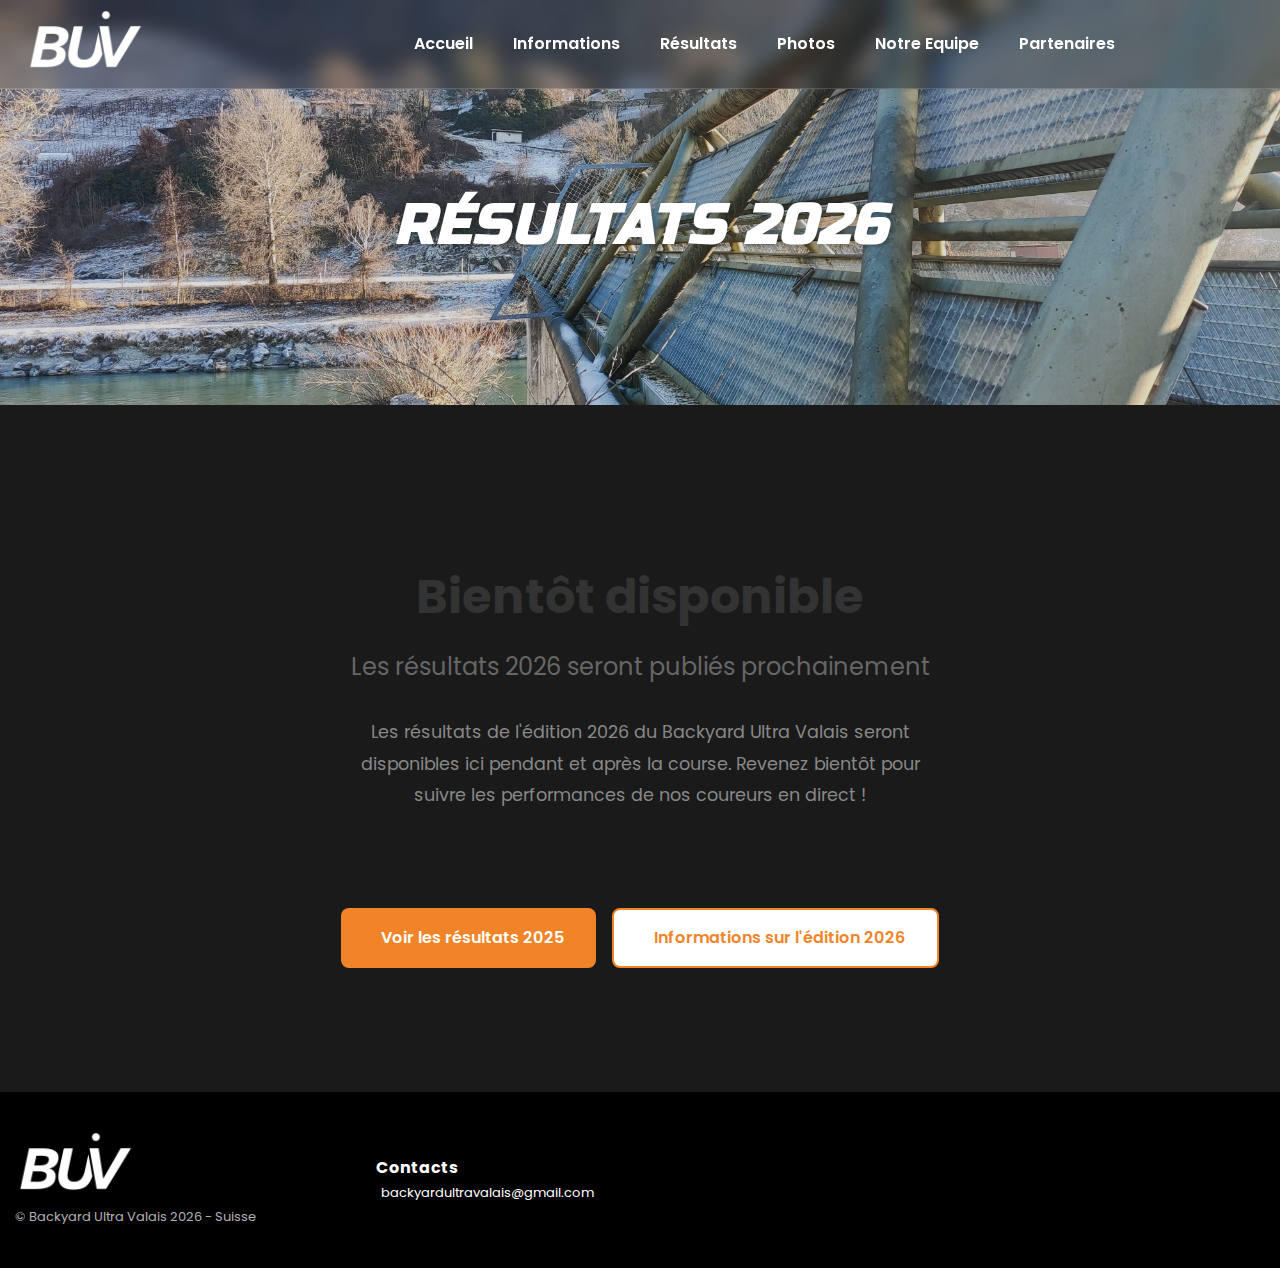
<file: resultats/2026/index.html>
<!DOCTYPE html>
<html lang="fr">
  <head>
    <script>
      // Prevent navbar flash by setting class before render
      document.documentElement.classList.add("has-header-page");
    </script>
    <meta charset="UTF-8" />
    <meta name="viewport" content="width=device-width, initial-scale=1.0" />
    <title>Résultats 2026 - Backyard Ultra Valais</title>
    <link rel="preconnect" href="https://fonts.googleapis.com" />
    <link rel="preconnect" href="https://fonts.gstatic.com" crossorigin />
    <link
      href="https://fonts.googleapis.com/css2?family=Poppins:wght@300;400;600;700&display=swap"
      rel="stylesheet"
    />
    <link rel="preconnect" href="https://fonts.googleapis.com" />
    <link rel="preconnect" href="https://fonts.gstatic.com" crossorigin />
    <link
      href="https://fonts.googleapis.com/css2?family=Red+Hat+Text:ital,wght@0,300..700;1,300..700&family=Rubik+Dirt&family=Russo+One&family=Shippori+Antique&display=swap"
      rel="stylesheet"
    />
    <link
      rel="stylesheet"
      href="https://cdnjs.cloudflare.com/ajax/libs/font-awesome/6.4.2/css/all.min.css"
      integrity="sha512-z3gLpd7yknf1YoNbCzqRKc4qyor8gaKU1qmn+CShxbuBusANI9QpRohGBreCFkKxLhei6S9CQXFEbbKuqLg0DA=="
      crossorigin="anonymous"
      referrerpolicy="no-referrer"
    />
    <link rel="stylesheet" href="../../css/index_style.css" />
    <link rel="stylesheet" href="../../css/informations_style.css" />
    <link rel="stylesheet" href="../../css/resultats_style.css" />
    <link
      rel="shortcut icon"
      href="../../images/favicon.ico"
      type="image/x-icon"
    />
    <style>
      /* Coming soon styles */
      .coming-soon-container {
        min-height: 60vh;
        display: flex;
        flex-direction: column;
        align-items: center;
        justify-content: center;
        text-align: center;
        padding: 4rem 2rem;
      }

      .coming-soon-icon {
        font-size: 6rem;
        color: var(--primary-color);
        margin-bottom: 2rem;
        animation: pulse 2s ease-in-out infinite;
      }

      @keyframes pulse {
        0%,
        100% {
          opacity: 1;
          transform: scale(1);
        }
        50% {
          opacity: 0.7;
          transform: scale(1.05);
        }
      }

      .coming-soon-title {
        font-size: 3rem;
        font-weight: 700;
        color: #333;
        margin-bottom: 1rem;
      }

      .coming-soon-subtitle {
        font-size: 1.5rem;
        color: #666;
        margin-bottom: 2rem;
      }

      .coming-soon-text {
        font-size: 1.1rem;
        color: #888;
        max-width: 600px;
        line-height: 1.8;
        margin-bottom: 3rem;
      }

      .countdown-container {
        display: flex;
        gap: 2rem;
        margin-bottom: 3rem;
        flex-wrap: wrap;
        justify-content: center;
      }

      .countdown-item {
        background: linear-gradient(135deg, #f18428, #ff9d5c);
        padding: 1.5rem 2rem;
        border-radius: 12px;
        min-width: 100px;
        box-shadow: 0 4px 15px rgba(241, 132, 40, 0.3);
      }

      .countdown-number {
        font-size: 3rem;
        font-weight: 700;
        color: white;
        display: block;
      }

      .countdown-label {
        font-size: 0.9rem;
        color: rgba(255, 255, 255, 0.9);
        text-transform: uppercase;
        letter-spacing: 1px;
      }

      .cta-buttons {
        display: flex;
        gap: 1rem;
        flex-wrap: wrap;
        justify-content: center;
      }

      .cta-button {
        padding: 1rem 2rem;
        border-radius: 8px;
        text-decoration: none;
        font-weight: 600;
        transition: all 0.3s ease;
        display: inline-flex;
        align-items: center;
        gap: 0.5rem;
      }

      .cta-button-primary {
        background: var(--primary-color);
        color: white;
      }

      .cta-button-primary:hover {
        background: #d97428;
        transform: translateY(-2px);
        box-shadow: 0 4px 15px rgba(241, 132, 40, 0.4);
      }

      .cta-button-secondary {
        background: white;
        color: var(--primary-color);
        border: 2px solid var(--primary-color);
      }

      .cta-button-secondary:hover {
        background: var(--primary-color);
        color: white;
        transform: translateY(-2px);
      }

      @media (max-width: 768px) {
        .coming-soon-title {
          font-size: 2rem;
        }

        .coming-soon-subtitle {
          font-size: 1.2rem;
        }

        .countdown-number {
          font-size: 2rem;
        }

        .countdown-item {
          min-width: 80px;
          padding: 1rem 1.5rem;
        }
      }
    </style>
  </head>
  <body class="has-header results-page">
    <nav class="navbar">
      <div class="container">
        <div class="logo">
          <a href="/">
            <img src="../../images/buv.png" alt="logo" />
          </a>
        </div>

        <!--Hamburger button-->
        <button id="hamburger-button" class="hamburger-button">
          <div class="hamburger-line"></div>
          <div class="hamburger-line"></div>
          <div class="hamburger-line"></div>
        </button>

        <div class="main-menu">
          <ul>
            <li>
              <a href="/">Accueil</a>
            </li>
            <li>
              <a href="/informations">Informations</a>
            </li>
            <li class="has-submenu">
              <a
                href="#"
                class="parent-link"
                aria-haspopup="true"
                aria-expanded="false"
                >Résultats</a
              >
              <ul class="dropdown-menu">
                <li><a href="/resultats/2025">2025</a></li>
                <li><a href="/resultats/2026">2026</a></li>
              </ul>
            </li>
            <li class="has-submenu">
              <a
                href="#"
                class="parent-link"
                aria-haspopup="true"
                aria-expanded="false"
                >Photos</a
              >
              <ul class="dropdown-menu">
                <li><a href="/photos/2025">2025</a></li>
                <li><a href="/photos/2026">2026</a></li>
              </ul>
            </li>
            <li>
              <a href="/about-us">Notre Equipe</a>
            </li>
            <li>
              <a href="/sponsors">Partenaires</a>
            </li>
            <li class="social-nav">
              <a
                href="https://www.instagram.com/backyard.ultra.valais/"
                target="_blank"
                rel="noopener noreferrer"
                class="social-icon"
              >
                <i class="fab fa-instagram"></i>
              </a>
              <a
                href="https://www.facebook.com/profile.php?id=61566704801123"
                target="_blank"
                rel="noopener noreferrer"
                class="social-icon"
              >
                <i class="fab fa-facebook"></i>
              </a>
            </li>
          </ul>
        </div>
      </div>
    </nav>

    <!-- Mobile menu - outside navbar to avoid transparency inheritance -->
    <div class="mobile-menu">
      <button class="close-menu-button">&times;</button>
      <ul>
        <li>
          <a href="/">Accueil</a>
        </li>
        <li>
          <a href="/informations">Informations</a>
        </li>
        <li class="has-submenu">
          <a
            href="#"
            class="parent-link"
            aria-haspopup="true"
            aria-expanded="false"
            >Résultats</a
          >
          <ul class="dropdown-menu">
            <li><a href="/resultats/2025">2025</a></li>
            <li><a href="/resultats/2026">2026</a></li>
          </ul>
        </li>
        <li class="has-submenu">
          <a
            href="#"
            class="parent-link"
            aria-haspopup="true"
            aria-expanded="false"
            >Photos</a
          >
          <ul class="dropdown-menu">
            <li><a href="/photos/2025">2025</a></li>
            <li><a href="/photos/2026">2026</a></li>
          </ul>
        </li>
        <li>
          <a href="/about-us">Notre Equipe</a>
        </li>
        <li>
          <a href="/partenaires">Partenaires</a>
        </li>
        <li class="social-mobile">
          <a
            href="https://www.instagram.com/backyard.ultra.valais/"
            target="_blank"
            rel="noopener noreferrer"
            class="social-icon"
          >
            <i class="fab fa-instagram"></i>
          </a>
          <a
            href="https://www.facebook.com/profile.php?id=61566704801123"
            target="_blank"
            rel="noopener noreferrer"
            class="social-icon"
          >
            <i class="fab fa-facebook"></i>
          </a>
        </li>
      </ul>
    </div>

    <!-- Page Header -->
    <section class="page-header">
      <div class="container">
        <h1 class="page-title">Résultats 2026</h1>
      </div>
    </section>

    <!-- Main Content -->
    <section class="info-content">
      <div class="container">
        <div class="coming-soon-container">
          <div class="coming-soon-icon">
            <i class="fa-solid fa-hourglass-half"></i>
          </div>

          <h2 class="coming-soon-title">Bientôt disponible</h2>
          <p class="coming-soon-subtitle">
            Les résultats 2026 seront publiés prochainement
          </p>

          <p class="coming-soon-text">
            Les résultats de l'édition 2026 du Backyard Ultra Valais seront
            disponibles ici pendant et après la course. Revenez bientôt pour
            suivre les performances de nos coureurs en direct !
          </p>

          <div class="countdown-container" id="countdown">
            <!-- Le compte à rebours sera inséré ici par JavaScript -->
          </div>

          <div class="cta-buttons">
            <a href="/resultats/2025" class="cta-button cta-button-primary">
              <i class="fa-solid fa-trophy"></i>
              Voir les résultats 2025
            </a>
            <a href="/informations" class="cta-button cta-button-secondary">
              <i class="fa-solid fa-info-circle"></i>
              Informations sur l'édition 2026
            </a>
          </div>
        </div>
      </div>
    </section>

    <!--Footer-->
    <footer class="footer bg-black">
      <div class="container">
        <div class="footer-grid">
          <div>
            <a href="/">
              <img src="../../images/buv.png" alt="logo" />
            </a>
            <d class="copyright text-sm">
              © Backyard Ultra Valais 2026 - Suisse<br />
            </d>
          </div>
          <div>
            <h4 class="contact-headline">Contacts</h4>
            <b class="contact text-md">
              <i class="fa fa-envelope"></i> backyardultravalais@gmail.com
            </b>
          </div>
          <div></div>
          <div>
            <a
              href="https://www.instagram.com/backyard.ultra.valais/"
              target="_blank"
              rel="noopener noreferrer"
              class="social-icon"
            >
              <i class="fab fa-instagram"></i>
            </a>
            <a
              href="https://www.facebook.com/profile.php?id=61566704801123"
              target="_blank"
              rel="noopener noreferrer"
              class="social-icon"
            >
              <i class="fab fa-facebook"></i>
            </a>
          </div>
        </div>
      </div>
    </footer>

    <script src="../../js/main.js"></script>
    <script>
      // Compte à rebours optionnel (vous pouvez définir une date)
      // Décommentez et modifiez la date si vous voulez un compte à rebours
      /*
      const targetDate = new Date('2026-06-20T10:00:00').getTime();
      
      function updateCountdown() {
        const now = new Date().getTime();
        const distance = targetDate - now;
        
        if (distance < 0) {
          document.getElementById('countdown').innerHTML = '';
          return;
        }
        
        const days = Math.floor(distance / (1000 * 60 * 60 * 24));
        const hours = Math.floor((distance % (1000 * 60 * 60 * 24)) / (1000 * 60 * 60));
        const minutes = Math.floor((distance % (1000 * 60 * 60)) / (1000 * 60));
        const seconds = Math.floor((distance % (1000 * 60)) / 1000);
        
        document.getElementById('countdown').innerHTML = `
          <div class="countdown-item">
            <span class="countdown-number">${days}</span>
            <span class="countdown-label">Jours</span>
          </div>
          <div class="countdown-item">
            <span class="countdown-number">${hours}</span>
            <span class="countdown-label">Heures</span>
          </div>
          <div class="countdown-item">
            <span class="countdown-number">${minutes}</span>
            <span class="countdown-label">Minutes</span>
          </div>
          <div class="countdown-item">
            <span class="countdown-number">${seconds}</span>
            <span class="countdown-label">Secondes</span>
          </div>
        `;
      }
      
      updateCountdown();
      setInterval(updateCountdown, 1000);
      */
    </script>
  </body>
</html>
</file>
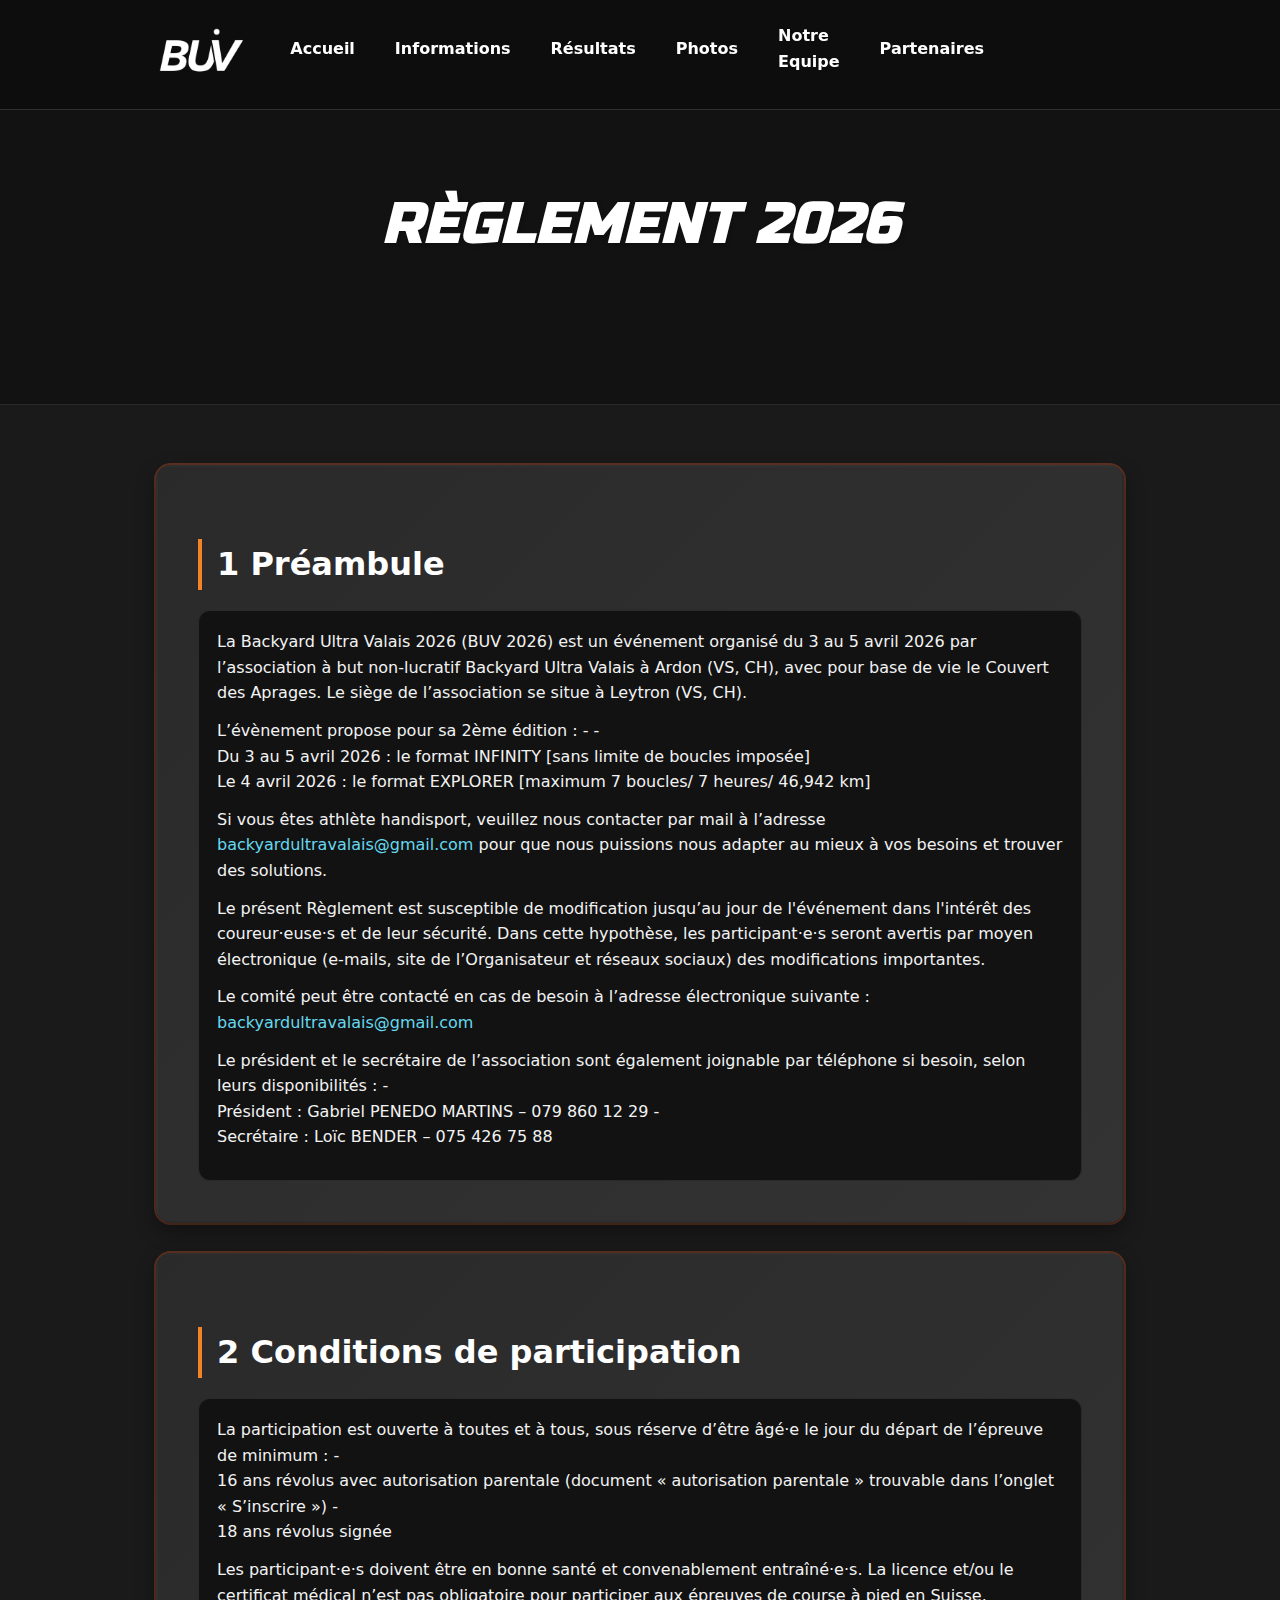
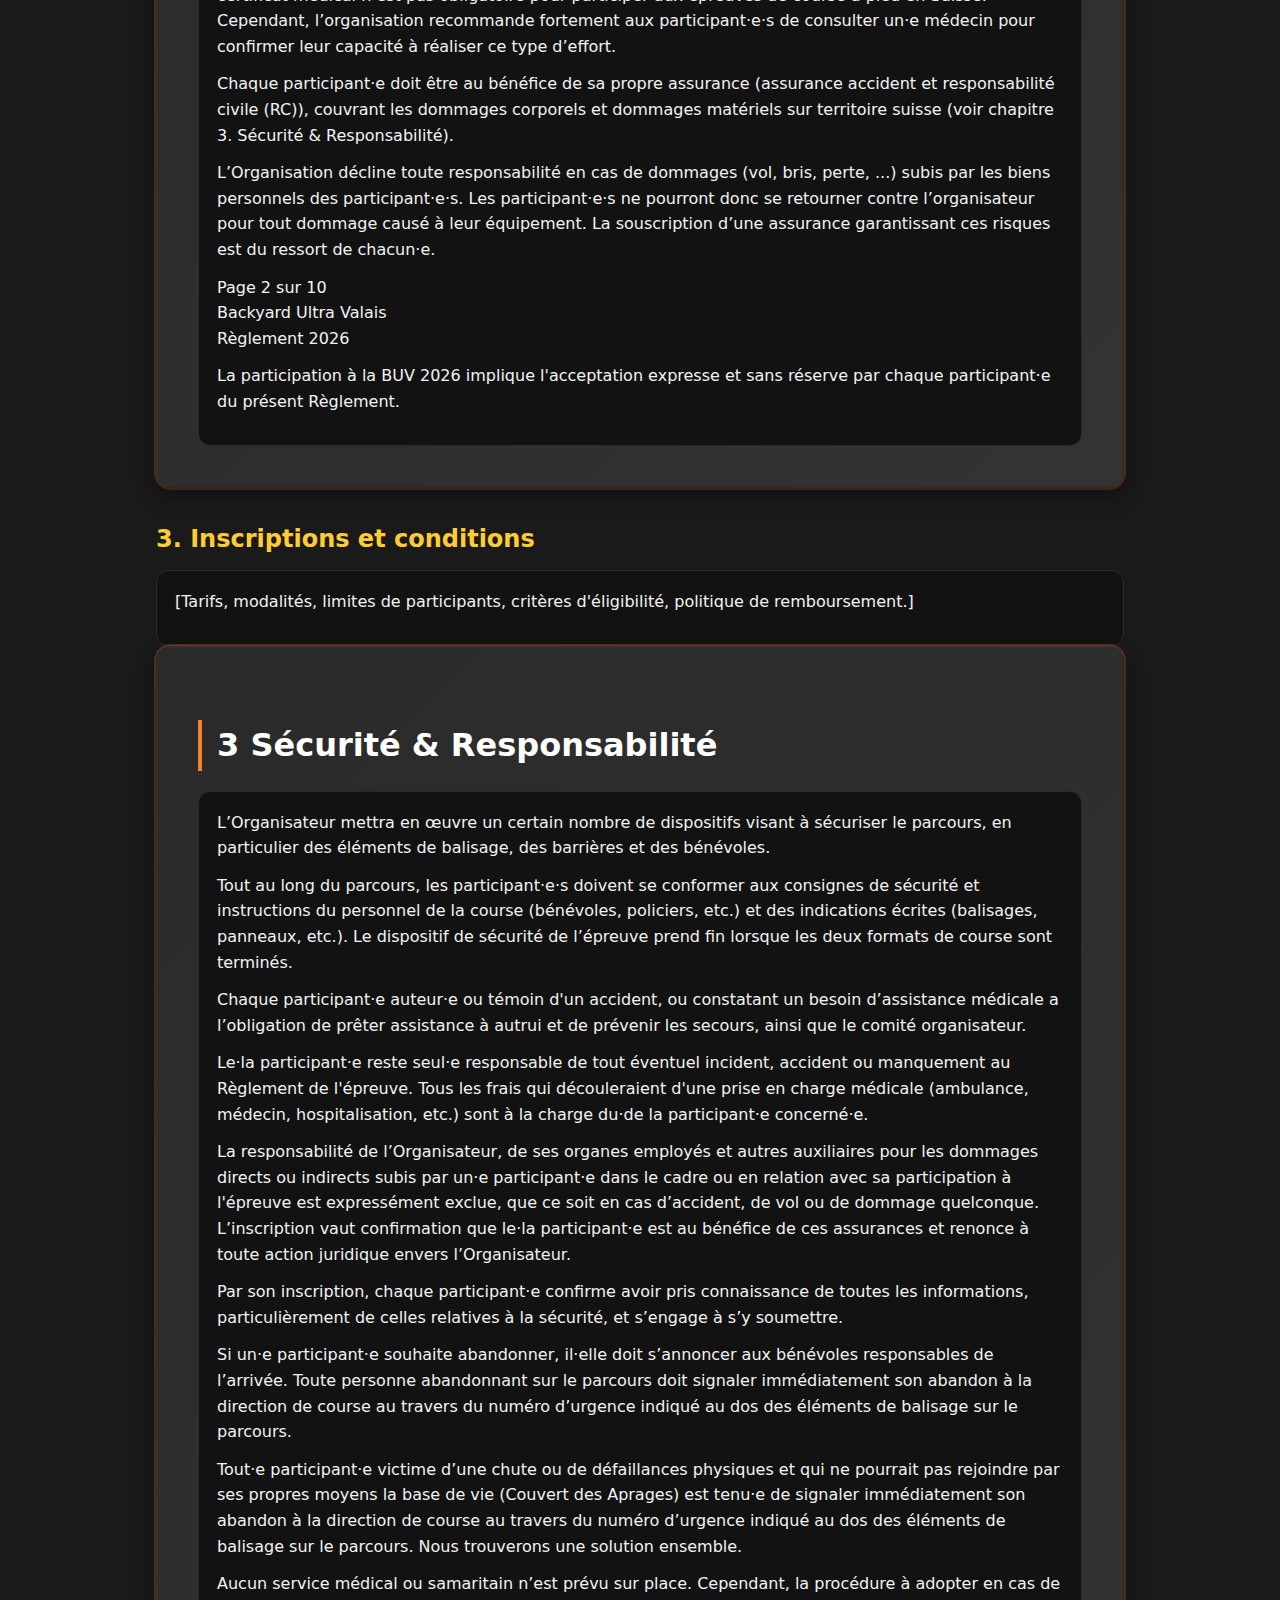
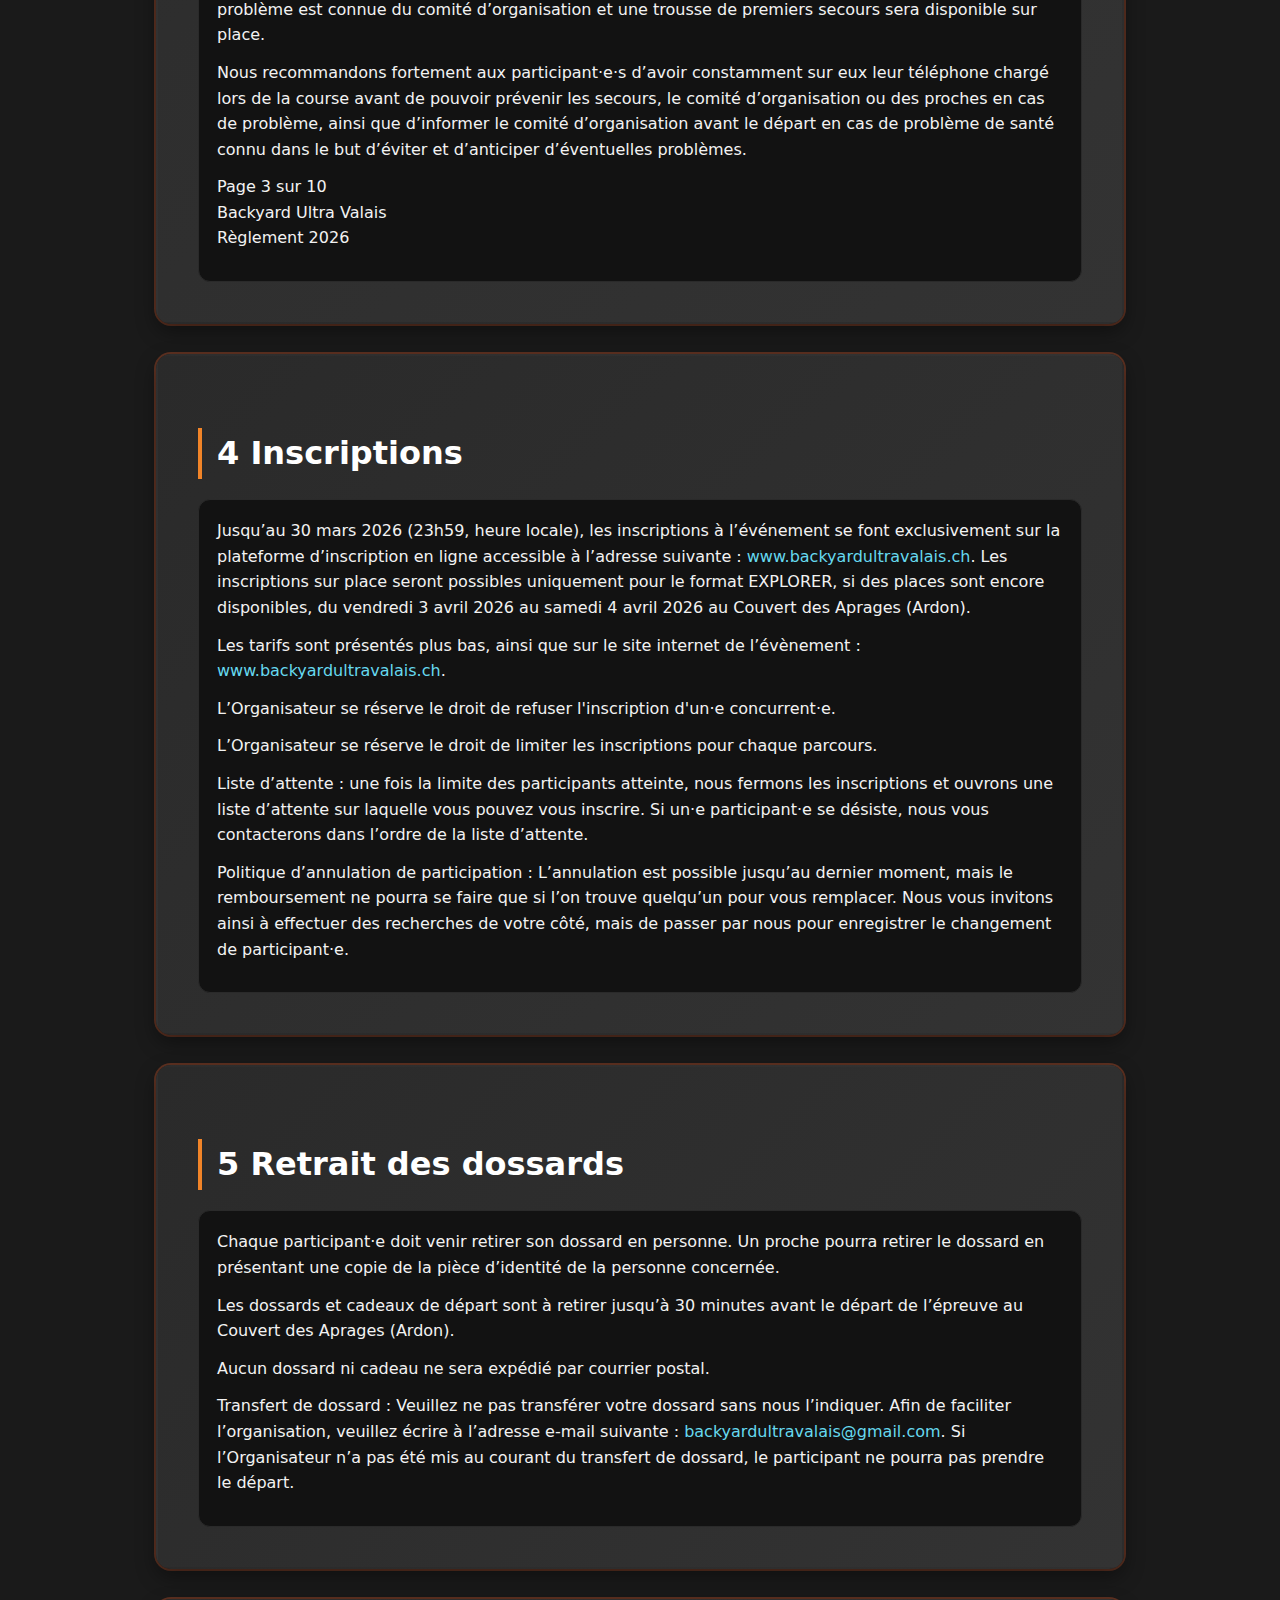
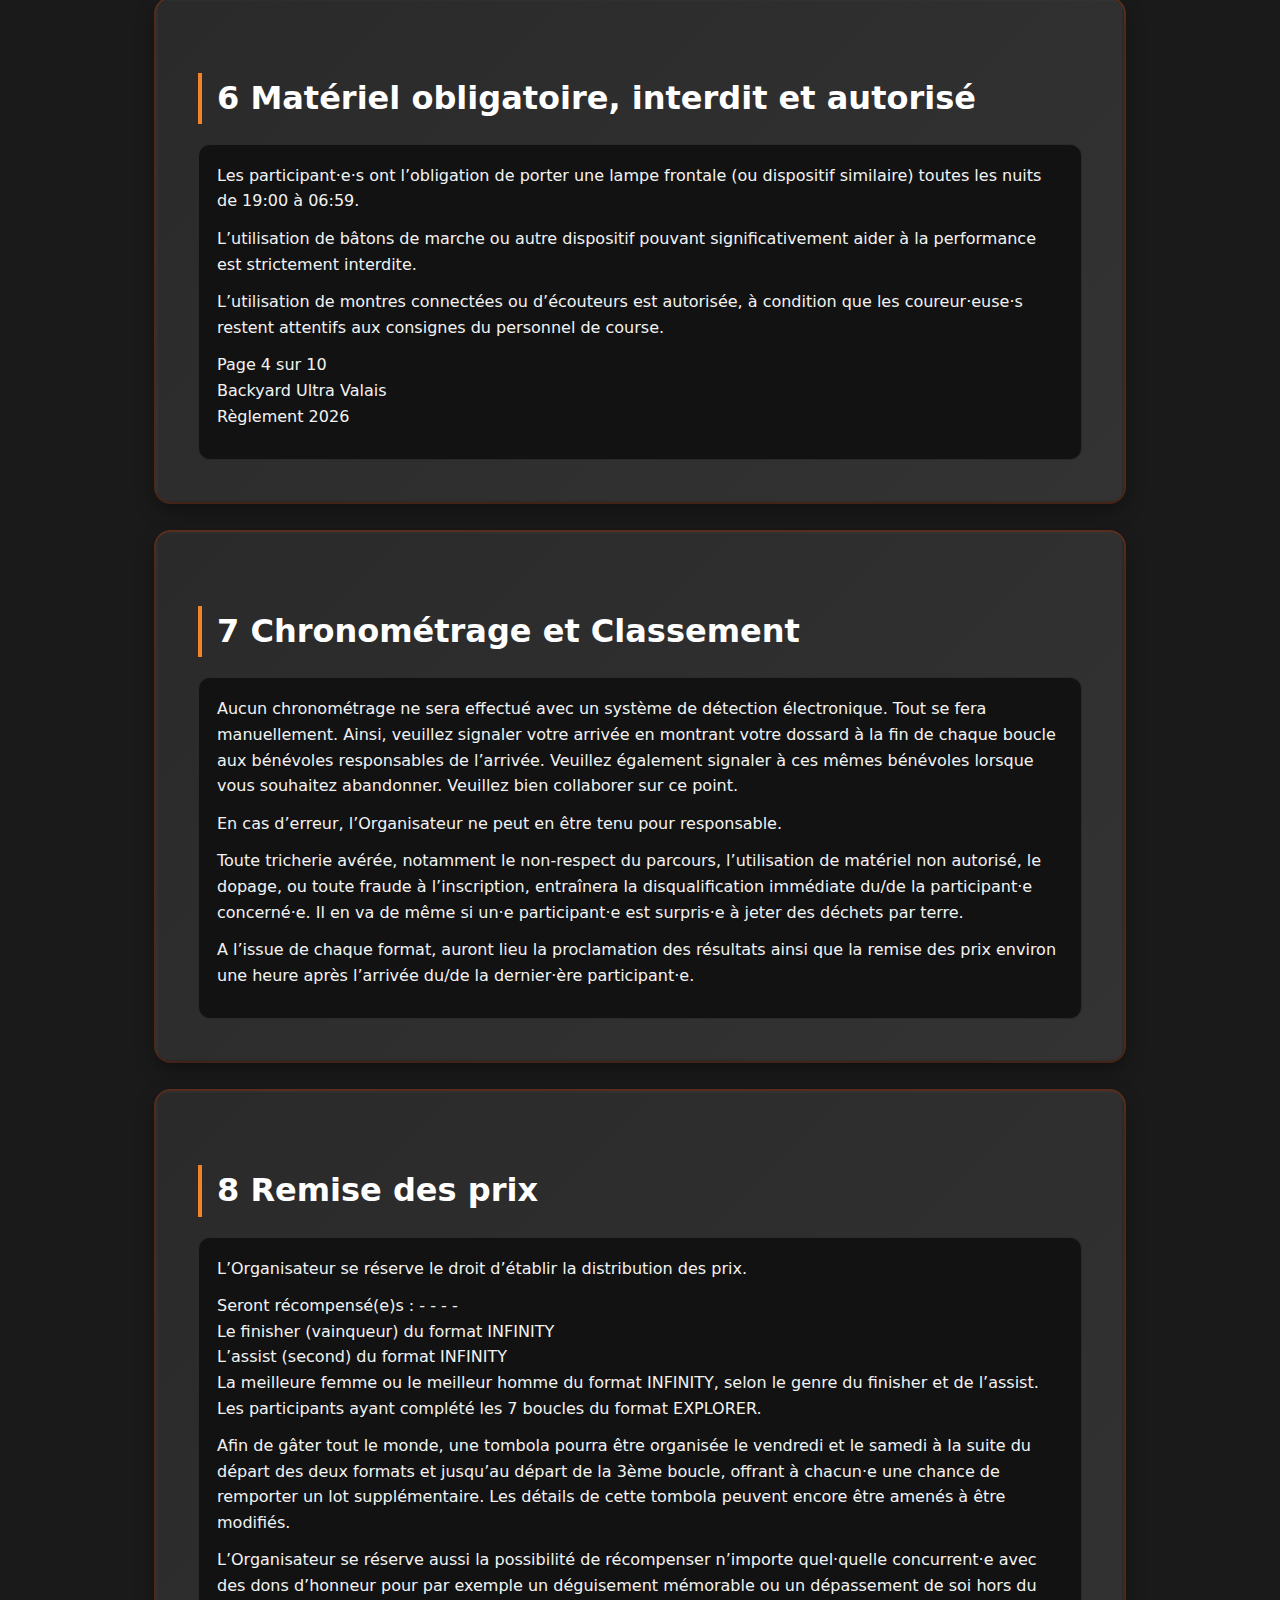
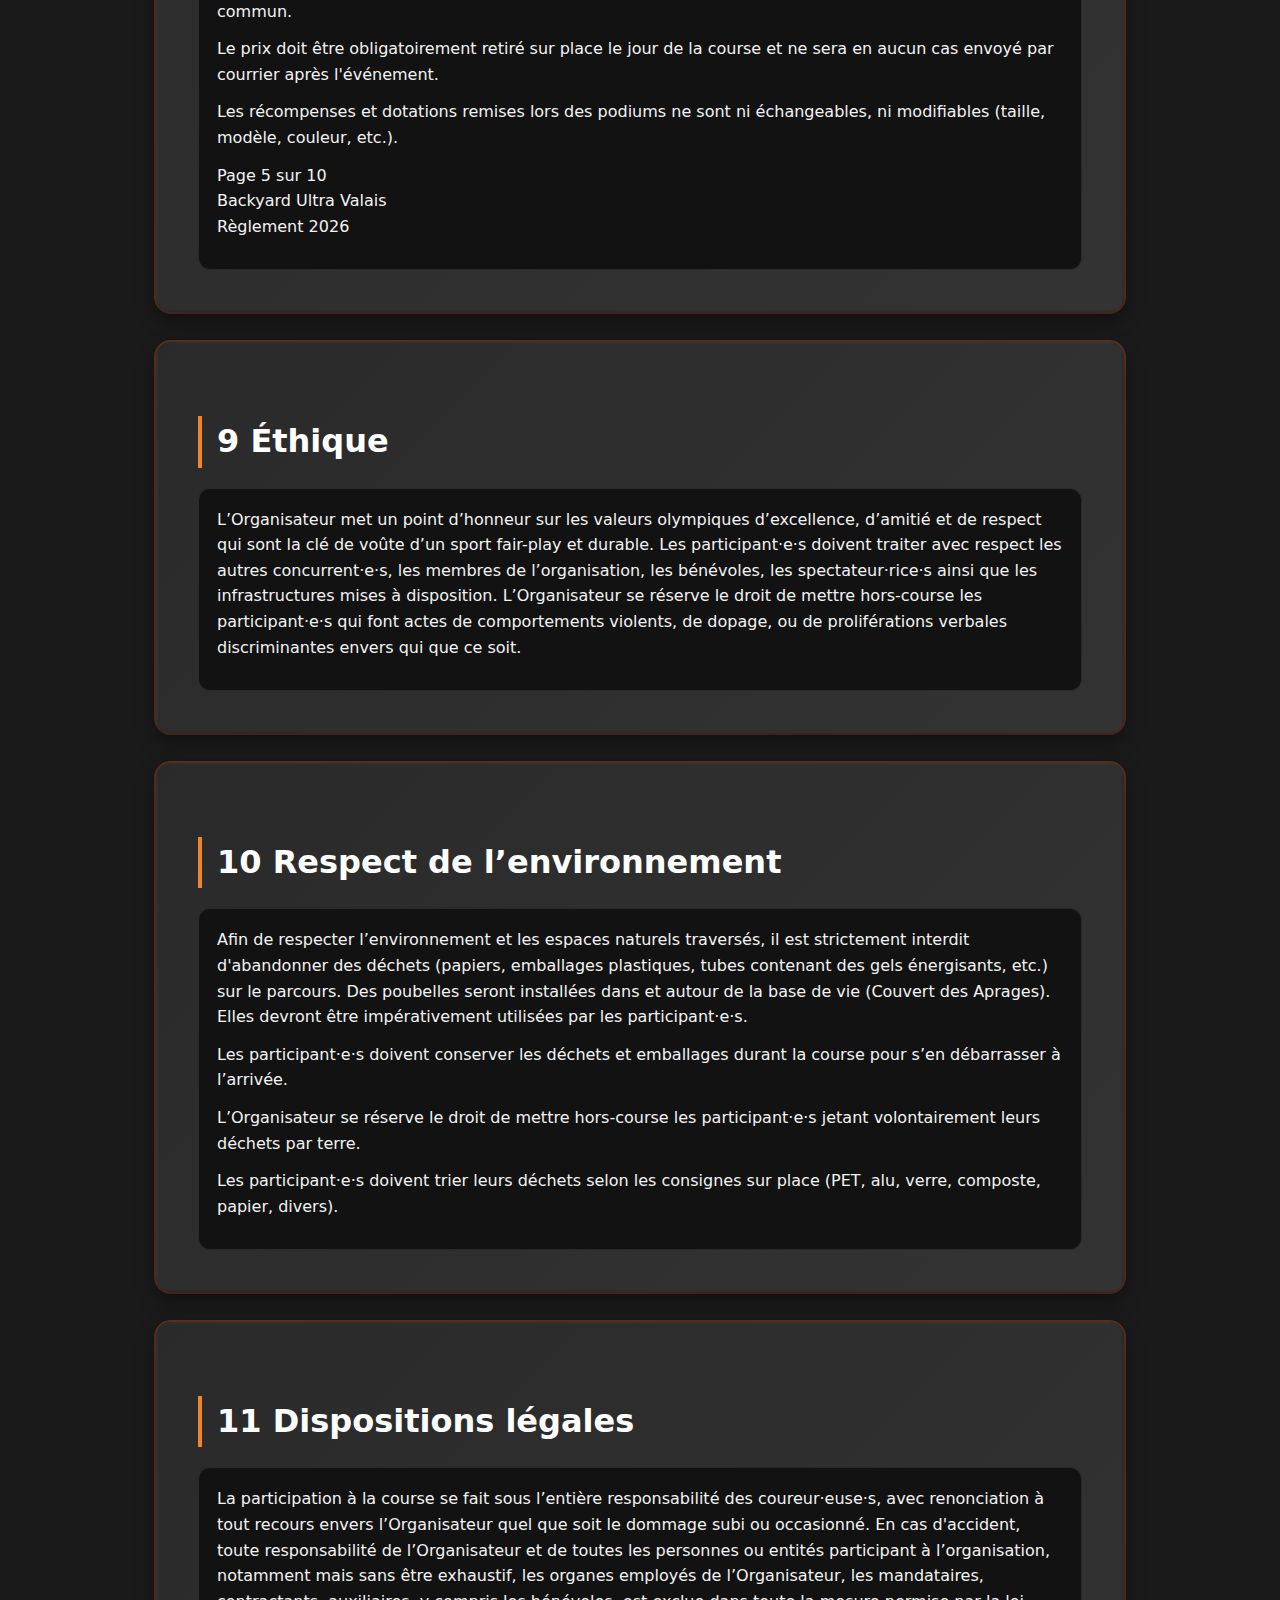
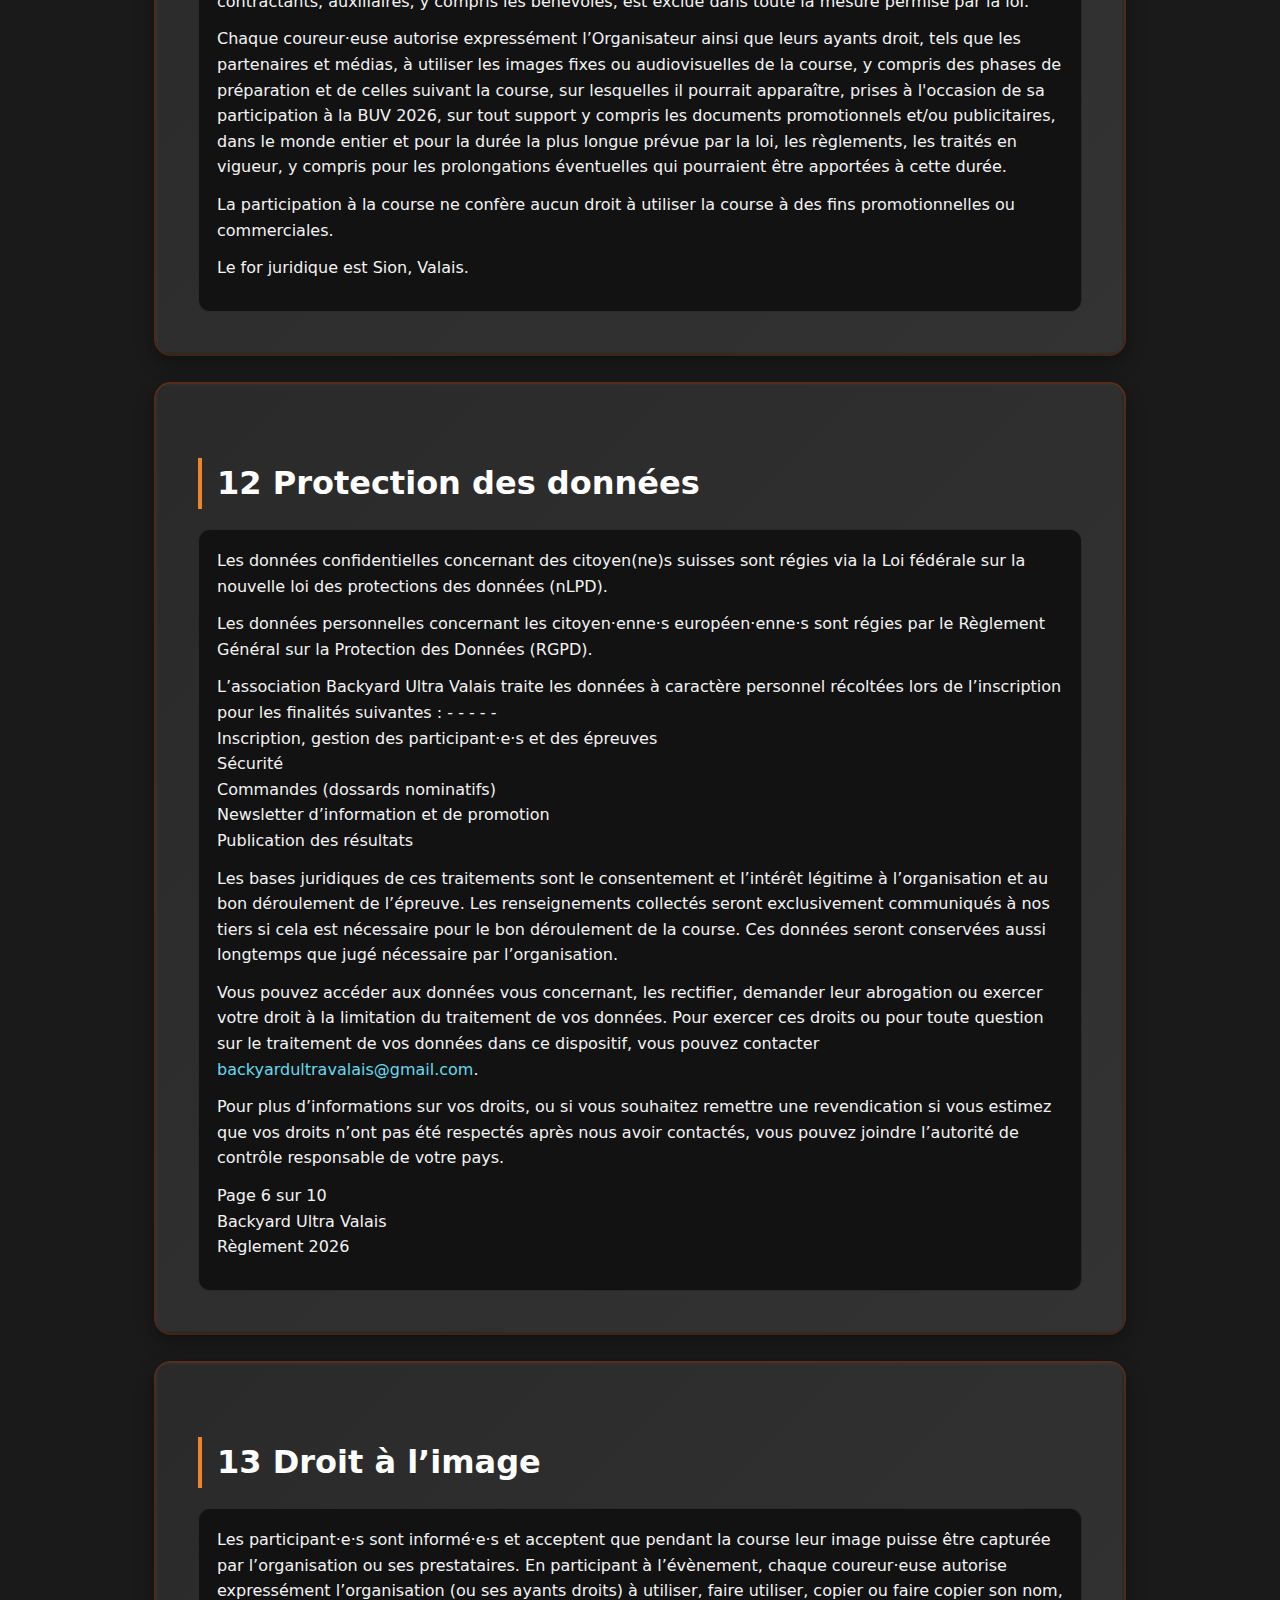
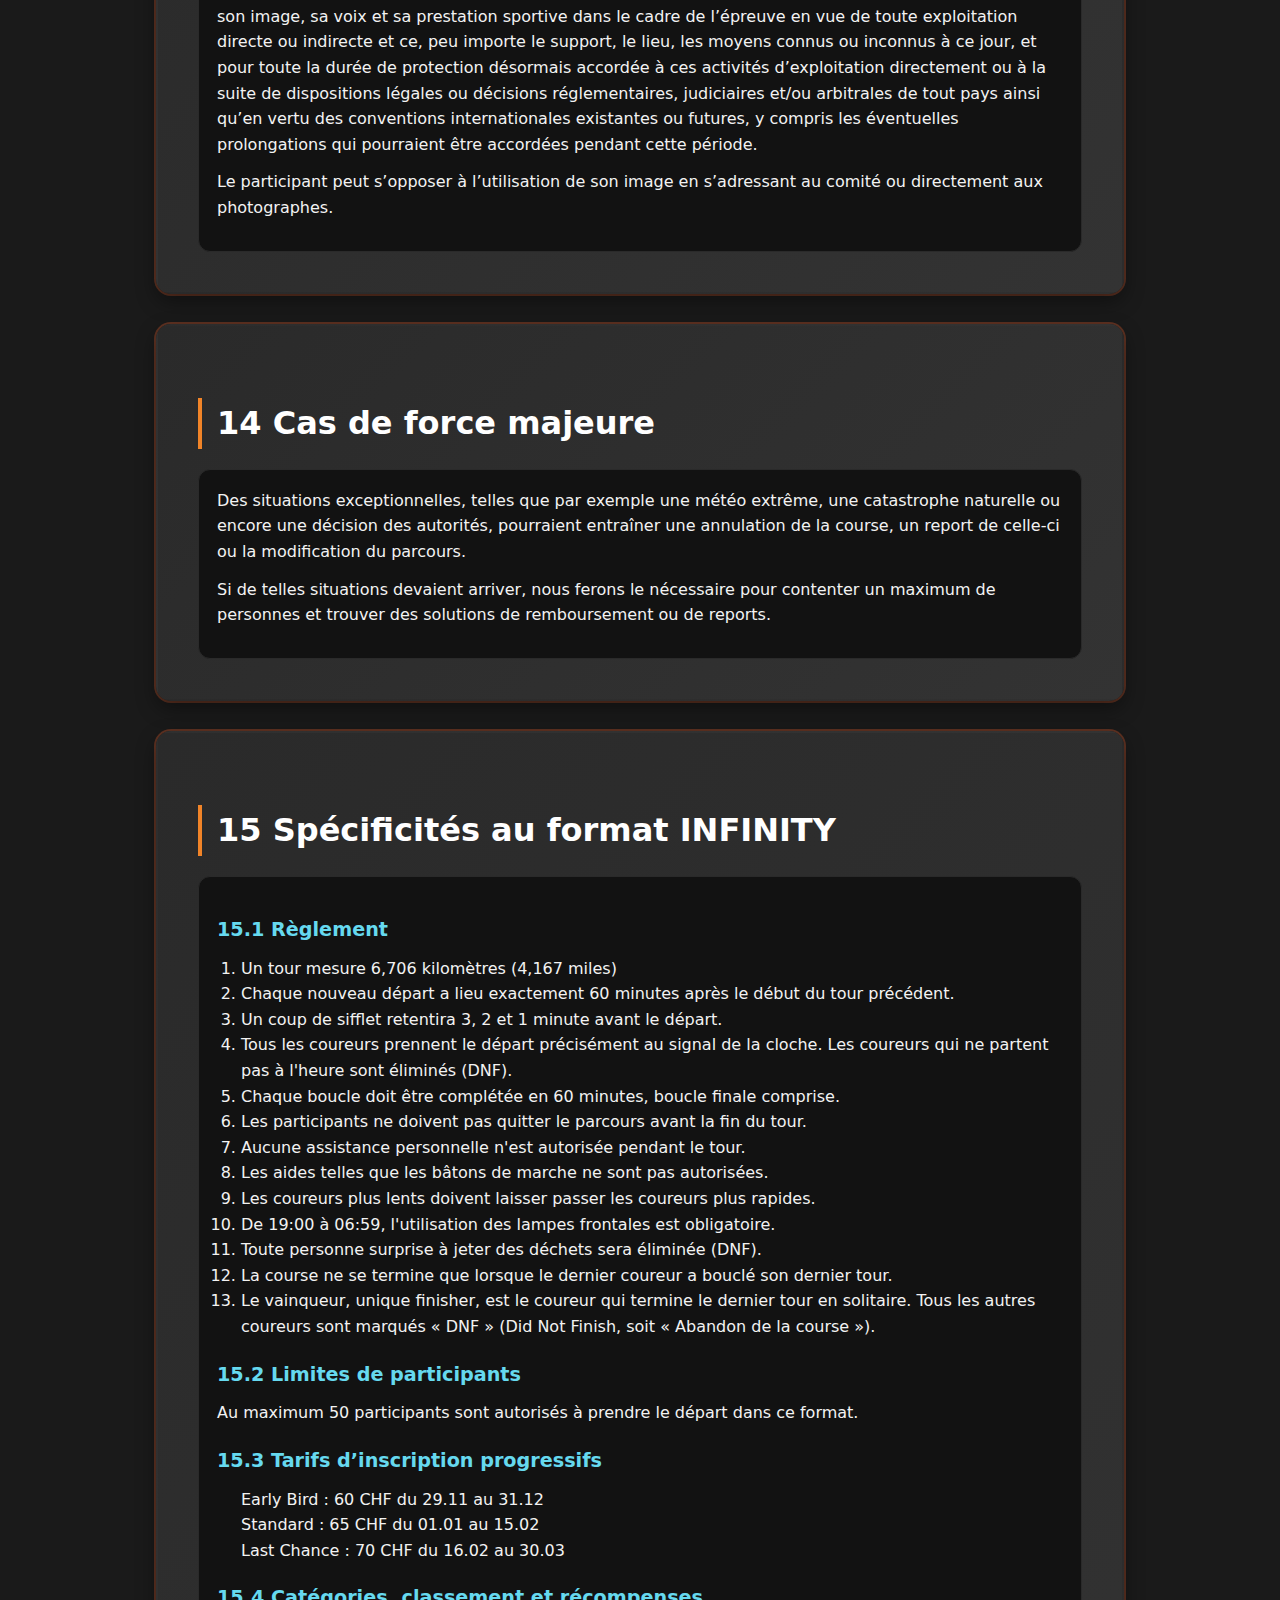
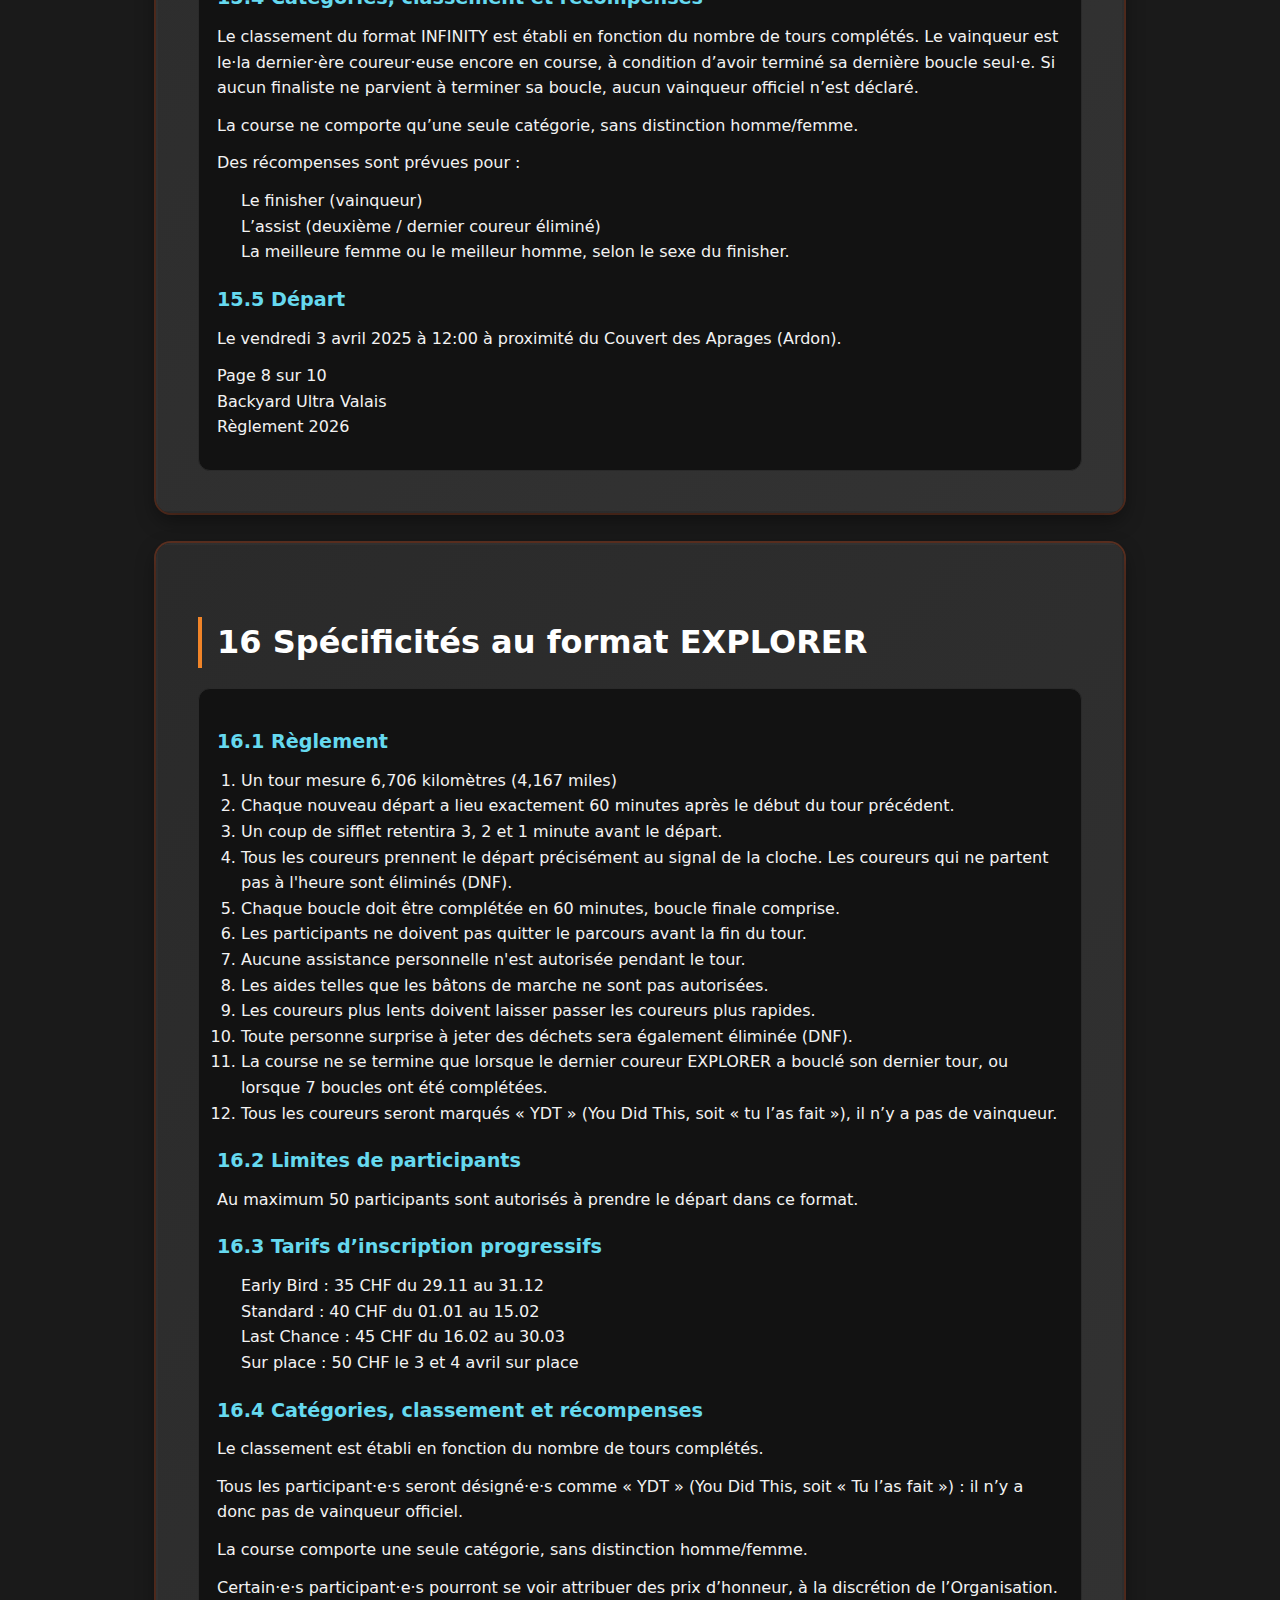
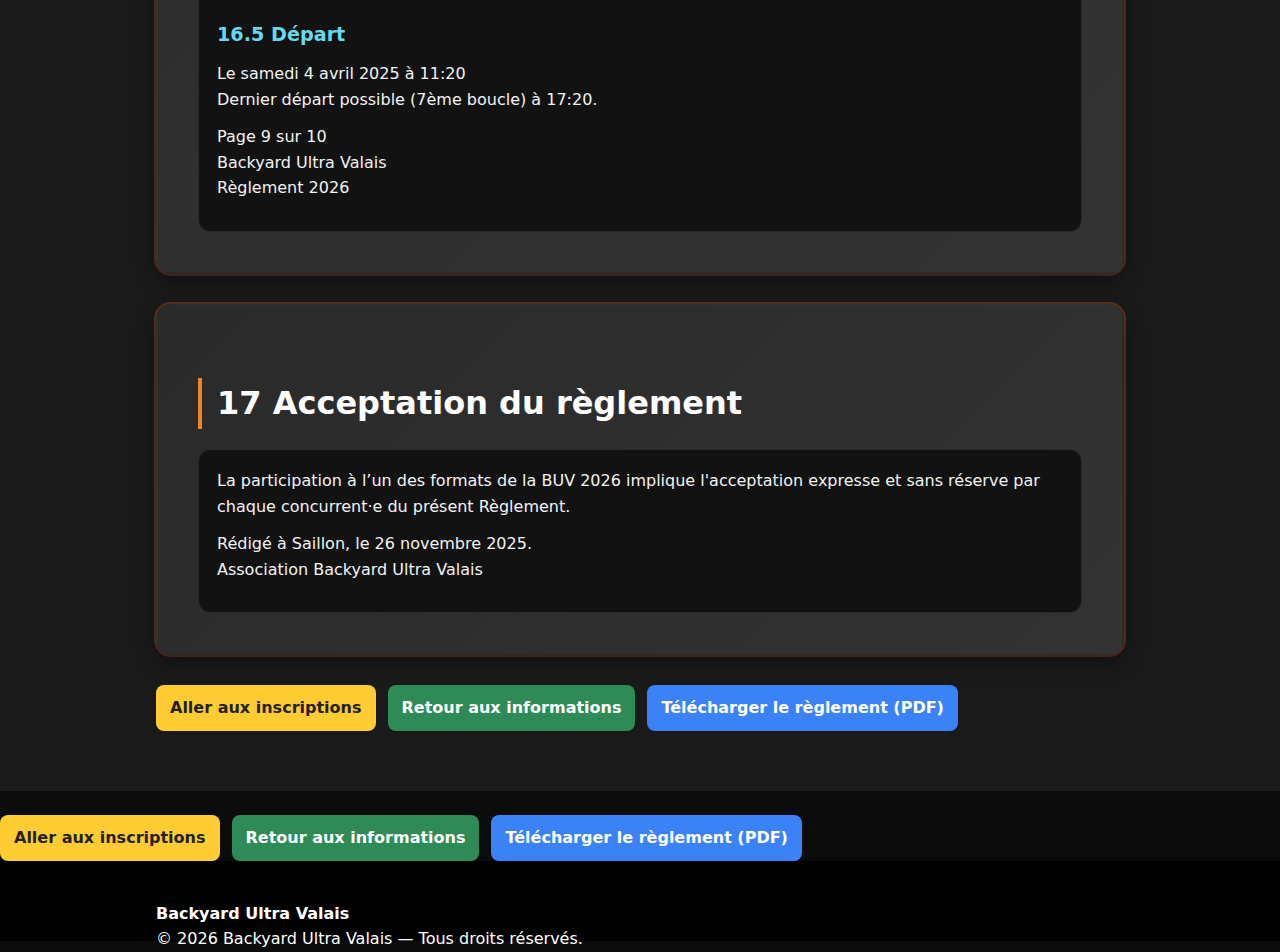
<file: informations/reglement-2026.html>
<!DOCTYPE html>
<html lang="fr">
  <head>
    <script>
      document.documentElement.classList.add("has-header-page");
    </script>
    <meta charset="UTF-8" />
    <meta name="viewport" content="width=device-width, initial-scale=1.0" />
    <title>Règlement 2026 - Backyard Ultra Valais</title>
    <meta name="description" content="Règlement officiel de la Backyard Ultra Valais 2026." />
    <link rel="preconnect" href="https://fonts.googleapis.com" />
    <link rel="preconnect" href="https://fonts.gstatic.com" crossorigin />
    <link
      href="https://fonts.googleapis.com/css2?family=Poppins:wght@300;400;600;700&display=swap"
      rel="stylesheet"
    />
    <link rel="preconnect" href="https://fonts.googleapis.com" />
    <link rel="preconnect" href="https://fonts.gstatic.com" crossorigin />
    <link
      href="https://fonts.googleapis.com/css2?family=Red+Hat+Text:ital,wght@0,300..700;1,300..700&family=Rubik+Dirt&family=Russo+One&family=Shippori+Antique&display=swap"
      rel="stylesheet"
    />
    <link
      rel="stylesheet"
      href="https://cdnjs.cloudflare.com/ajax/libs/font-awesome/6.4.2/css/all.min.css"
      integrity="sha512-z3gLpd7yknf1YoNbCzqRKc4qyor8gaKU1qmn+CShxbuBusANI9QpRohGBreCFkKxLhei6S9CQXFEbbKuqLg0DA=="
      crossorigin="anonymous"
      referrerpolicy="no-referrer"
    />
    <link rel="stylesheet" href="../css/index_style.css" />
    <link rel="stylesheet" href="../css/informations_style.css" />
    <link rel="stylesheet" href="../css/reglement_style.css" />
    <link
      rel="shortcut icon"
      href="../images/favicon.ico"
      type="image/x-icon"
    />
  </head>
  <body class="has-header">
    <nav class="navbar">
      <div class="container">
        <div class="logo">
          <a href="/">
            <img src="../images/buv.png" alt="logo" />
          </a>
        </div>

        <button id="hamburger-button" class="hamburger-button">
          <div class="hamburger-line"></div>
          <div class="hamburger-line"></div>
          <div class="hamburger-line"></div>
        </button>

        <div class="main-menu">
          <ul>
            <li><a href="/">Accueil</a></li>
            <li><a href="/informations">Informations</a></li>
            <li class="has-submenu">
              <a href="#" class="parent-link" aria-haspopup="true" aria-expanded="false">Résultats</a>
              <ul class="dropdown-menu">
                <li><a href="/resultats/2025">2025</a></li>
                <li><a href="/resultats/2026">2026</a></li>
              </ul>
            </li>
            <li class="has-submenu">
              <a href="#" class="parent-link" aria-haspopup="true" aria-expanded="false">Photos</a>
              <ul class="dropdown-menu">
                <li><a href="/photos/2025">2025</a></li>
                <li><a href="/photos/2026">2026</a></li>
              </ul>
            </li>
            <li><a href="/about-us">Notre Equipe</a></li>
            <li><a href="/partenaires">Partenaires</a></li>
            <li class="social-nav">
              <a href="https://www.instagram.com/backyard.ultra.valais/" target="_blank" rel="noopener noreferrer" class="social-icon">
                <i class="fab fa-instagram"></i>
              </a>
              <a href="https://www.facebook.com/profile.php?id=61566704801123" target="_blank" rel="noopener noreferrer" class="social-icon">
                <i class="fab fa-facebook"></i>
              </a>
            </li>
          </ul>
        </div>
      </div>
    </nav>

    <div class="mobile-menu">
      <button class="close-menu-button">&times;</button>
      <ul>
        <li><a href="/">Accueil</a></li>
        <li><a href="/informations">Informations</a></li>
        <li class="has-submenu">
          <a href="#" class="parent-link" aria-haspopup="true" aria-expanded="false">Résultats</a>
          <ul class="dropdown-menu">
            <li><a href="/resultats/2025">2025</a></li>
            <li><a href="/resultats/2026">2026</a></li>
          </ul>
        </li>
        <li class="has-submenu">
          <a href="#" class="parent-link" aria-haspopup="true" aria-expanded="false">Photos</a>
          <ul class="dropdown-menu">
            <li><a href="/photos/2025">2025</a></li>
            <li><a href="/photos/2026">2026</a></li>
          </ul>
        </li>
        <li><a href="/about-us">Notre Equipe</a></li>
        <li><a href="/partenaires">Partenaires</a></li>
        <li class="social-mobile">
          <a href="https://www.instagram.com/backyard.ultra.valais/" target="_blank" rel="noopener noreferrer" class="social-icon"><i class="fab fa-instagram"></i></a>
          <a href="https://www.facebook.com/profile.php?id=61566704801123" target="_blank" rel="noopener noreferrer" class="social-icon"><i class="fab fa-facebook"></i></a>
        </li>
      </ul>
    </div>

    <section class="page-header">
      <div class="container">
        <h1 class="page-title">Règlement 2026</h1>
      </div>
    </section>

    <section class="info-content">
      <div class="container">

      <div class="info-section" id="preambule">
        <h2 class="section-title">1 Préambule</h2>
        <div class="card">
          <p>La Backyard Ultra Valais 2026 (BUV 2026) est un événement organisé du 3 au 5 avril 2026 par l’association à but non-lucratif Backyard Ultra Valais à Ardon (VS, CH), avec pour base de vie le Couvert des Aprages. Le siège de l’association se situe à Leytron (VS, CH).</p>
          <p>L’évènement propose pour sa 2ème édition : - -<br />
          Du 3 au 5 avril 2026 : le format INFINITY [sans limite de boucles imposée]<br />
          Le 4 avril 2026 : le format EXPLORER [maximum 7 boucles/ 7 heures/ 46,942 km]</p>
          <p>Si vous êtes athlète handisport, veuillez nous contacter par mail à l’adresse <a href="mailto:backyardultravalais@gmail.com">backyardultravalais@gmail.com</a> pour que nous puissions nous adapter au mieux à vos besoins et trouver des solutions.</p>
          <p>Le présent Règlement est susceptible de modification jusqu’au jour de l'événement dans l'intérêt des coureur·euse·s et de leur sécurité. Dans cette hypothèse, les participant·e·s seront avertis par moyen électronique (e-mails, site de l’Organisateur et réseaux sociaux) des modifications importantes.</p>
          <p>Le comité peut être contacté en cas de besoin à l’adresse électronique suivante : <a href="mailto:backyardultravalais@gmail.com">backyardultravalais@gmail.com</a></p>
          <p>Le président et le secrétaire de l’association sont également joignable par téléphone si besoin, selon leurs disponibilités : -<br />
          Président : Gabriel PENEDO MARTINS – 079 860 12 29 -<br />
          Secrétaire : Loïc BENDER – 075 426 75 88</p>
        </div>
      </div>

      <div class="info-section" id="conditions">
        <h2 class="section-title">2 Conditions de participation</h2>
        <div class="card">
          <p>La participation est ouverte à toutes et à tous, sous réserve d’être âgé·e le jour du départ de l’épreuve de minimum : -<br />
          16 ans révolus avec autorisation parentale (document « autorisation parentale » trouvable dans l’onglet « S’inscrire ») -<br />
          18 ans révolus signée</p>
          <p>Les participant·e·s doivent être en bonne santé et convenablement entraîné·e·s. La licence et/ou le certificat médical n’est pas obligatoire pour participer aux épreuves de course à pied en Suisse. Cependant, l’organisation recommande fortement aux participant·e·s de consulter un·e médecin pour confirmer leur capacité à réaliser ce type d’effort.</p>
          <p>Chaque participant·e doit être au bénéfice de sa propre assurance (assurance accident et responsabilité civile (RC)), couvrant les dommages corporels et dommages matériels sur territoire suisse (voir chapitre 3. Sécurité &amp; Responsabilité).</p>
          <p>L’Organisation décline toute responsabilité en cas de dommages (vol, bris, perte, ...) subis par les biens personnels des participant·e·s. Les participant·e·s ne pourront donc se retourner contre l’organisateur pour tout dommage causé à leur équipement. La souscription d’une assurance garantissant ces risques est du ressort de chacun·e.</p>
          <p>Page 2 sur 10<br />Backyard Ultra Valais<br />Règlement 2026</p>
          <p>La participation à la BUV 2026 implique l'acceptation expresse et sans réserve par chaque participant·e du présent Règlement.</p>
        </div>
      </div>

      <section id="inscriptions">
        <h2>3. Inscriptions et conditions</h2>
        <div class="card">
          <p>[Tarifs, modalités, limites de participants, critères d'éligibilité, politique de remboursement.]</p>
        </div>
      </section>

      <div class="info-section" id="securite-responsabilite">
        <h2 class="section-title">3 Sécurité &amp; Responsabilité</h2>
        <div class="card">
          <p>L’Organisateur mettra en œuvre un certain nombre de dispositifs visant à sécuriser le parcours, en particulier des éléments de balisage, des barrières et des bénévoles.</p>
          <p>Tout au long du parcours, les participant·e·s doivent se conformer aux consignes de sécurité et instructions du personnel de la course (bénévoles, policiers, etc.) et des indications écrites (balisages, panneaux, etc.). Le dispositif de sécurité de l’épreuve prend fin lorsque les deux formats de course sont terminés.</p>
          <p>Chaque participant·e auteur·e ou témoin d'un accident, ou constatant un besoin d’assistance médicale a l’obligation de prêter assistance à autrui et de prévenir les secours, ainsi que le comité organisateur.</p>
          <p>Le·la participant·e reste seul·e responsable de tout éventuel incident, accident ou manquement au Règlement de l'épreuve. Tous les frais qui découleraient d'une prise en charge médicale (ambulance, médecin, hospitalisation, etc.) sont à la charge du·de la participant·e concerné·e.</p>
          <p>La responsabilité de l’Organisateur, de ses organes employés et autres auxiliaires pour les dommages directs ou indirects subis par un·e participant·e dans le cadre ou en relation avec sa participation à l'épreuve est expressément exclue, que ce soit en cas d’accident, de vol ou de dommage quelconque. L’inscription vaut confirmation que le·la participant·e est au bénéfice de ces assurances et renonce à toute action juridique envers l’Organisateur.</p>
          <p>Par son inscription, chaque participant·e confirme avoir pris connaissance de toutes les informations, particulièrement de celles relatives à la sécurité, et s’engage à s’y soumettre.</p>
          <p>Si un·e participant·e souhaite abandonner, il·elle doit s’annoncer aux bénévoles responsables de l’arrivée. Toute personne abandonnant sur le parcours doit signaler immédiatement son abandon à la direction de course au travers du numéro d’urgence indiqué au dos des éléments de balisage sur le parcours.</p>
          <p>Tout·e participant·e victime d’une chute ou de défaillances physiques et qui ne pourrait pas rejoindre par ses propres moyens la base de vie (Couvert des Aprages) est tenu·e de signaler immédiatement son abandon à la direction de course au travers du numéro d’urgence indiqué au dos des éléments de balisage sur le parcours. Nous trouverons une solution ensemble.</p>
          <p>Aucun service médical ou samaritain n’est prévu sur place. Cependant, la procédure à adopter en cas de problème est connue du comité d’organisation et une trousse de premiers secours sera disponible sur place.</p>
          <p>Nous recommandons fortement aux participant·e·s d’avoir constamment sur eux leur téléphone chargé lors de la course avant de pouvoir prévenir les secours, le comité d’organisation ou des proches en cas de problème, ainsi que d’informer le comité d’organisation avant le départ en cas de problème de santé connu dans le but d’éviter et d’anticiper d’éventuelles problèmes.</p>
          <p>Page 3 sur 10<br />Backyard Ultra Valais<br />Règlement 2026</p>
        </div>
      </div>

      <div class="info-section" id="inscriptions">
        <h2 class="section-title">4 Inscriptions</h2>
        <div class="card">
          <p>Jusqu’au 30 mars 2026 (23h59, heure locale), les inscriptions à l’événement se font exclusivement sur la plateforme d’inscription en ligne accessible à l’adresse suivante : <a href="https://www.backyardultravalais.ch" target="_blank" rel="noopener">www.backyardultravalais.ch</a>. Les inscriptions sur place seront possibles uniquement pour le format EXPLORER, si des places sont encore disponibles, du vendredi 3 avril 2026 au samedi 4 avril 2026 au Couvert des Aprages (Ardon).</p>
          <p>Les tarifs sont présentés plus bas, ainsi que sur le site internet de l’évènement : <a href="https://www.backyardultravalais.ch" target="_blank" rel="noopener">www.backyardultravalais.ch</a>.</p>
          <p>L’Organisateur se réserve le droit de refuser l'inscription d'un·e concurrent·e.</p>
          <p>L’Organisateur se réserve le droit de limiter les inscriptions pour chaque parcours.</p>
          <p>Liste d’attente : une fois la limite des participants atteinte, nous fermons les inscriptions et ouvrons une liste d’attente sur laquelle vous pouvez vous inscrire. Si un·e participant·e se désiste, nous vous contacterons dans l’ordre de la liste d’attente.</p>
          <p>Politique d’annulation de participation : L’annulation est possible jusqu’au dernier moment, mais le remboursement ne pourra se faire que si l’on trouve quelqu’un pour vous remplacer. Nous vous invitons ainsi à effectuer des recherches de votre côté, mais de passer par nous pour enregistrer le changement de participant·e.</p>
        </div>
      </div>

      <div class="info-section" id="retrait-dossards">
        <h2 class="section-title">5 Retrait des dossards</h2>
        <div class="card">
          <p>Chaque participant·e doit venir retirer son dossard en personne. Un proche pourra retirer le dossard en présentant une copie de la pièce d’identité de la personne concernée.</p>
          <p>Les dossards et cadeaux de départ sont à retirer jusqu’à 30 minutes avant le départ de l’épreuve au Couvert des Aprages (Ardon).</p>
          <p>Aucun dossard ni cadeau ne sera expédié par courrier postal.</p>
          <p>Transfert de dossard : Veuillez ne pas transférer votre dossard sans nous l’indiquer. Afin de faciliter l’organisation, veuillez écrire à l’adresse e-mail suivante : <a href="mailto:backyardultravalais@gmail.com">backyardultravalais@gmail.com</a>. Si l’Organisateur n’a pas été mis au courant du transfert de dossard, le participant ne pourra pas prendre le départ.</p>
        </div>
      </div>

      <div class="info-section" id="materiel">
        <h2 class="section-title">6 Matériel obligatoire, interdit et autorisé</h2>
        <div class="card">
          <p>Les participant·e·s ont l’obligation de porter une lampe frontale (ou dispositif similaire) toutes les nuits de 19:00 à 06:59.</p>
          <p>L’utilisation de bâtons de marche ou autre dispositif pouvant significativement aider à la performance est strictement interdite.</p>
          <p>L’utilisation de montres connectées ou d’écouteurs est autorisée, à condition que les coureur·euse·s restent attentifs aux consignes du personnel de course.</p>
          <p>Page 4 sur 10<br />Backyard Ultra Valais<br />Règlement 2026</p>
        </div>
      </div>

      <div class="info-section" id="chronometrage-classement">
        <h2 class="section-title">7 Chronométrage et Classement</h2>
        <div class="card">
          <p>Aucun chronométrage ne sera effectué avec un système de détection électronique.  Tout se fera manuellement. Ainsi, veuillez signaler votre arrivée en montrant votre dossard à la fin de chaque boucle aux bénévoles responsables de l’arrivée. Veuillez également signaler à ces mêmes bénévoles lorsque vous souhaitez abandonner. Veuillez bien collaborer sur ce point.</p>
          <p>En cas d’erreur, l’Organisateur ne peut en être tenu pour responsable.</p>
          <p>Toute tricherie avérée, notamment le non-respect du parcours, l’utilisation de matériel non autorisé, le dopage, ou toute fraude à l’inscription, entraînera la disqualification immédiate du/de la participant·e concerné·e. Il en va de même si un·e participant·e est surpris·e à jeter des déchets par terre.</p>
          <p>A l’issue de chaque format, auront lieu la proclamation des résultats ainsi que la remise des prix environ une heure après l’arrivée du/de la dernier·ère participant·e.</p>
        </div>
      </div>

      <div class="info-section" id="remise-prix">
        <h2 class="section-title">8 Remise des prix</h2>
        <div class="card">
          <p>L’Organisateur se réserve le droit d’établir la distribution des prix.</p>
          <p>Seront récompensé(e)s : - - - -<br />
          Le finisher (vainqueur) du format INFINITY<br />
          L’assist (second) du format INFINITY<br />
          La meilleure femme ou le meilleur homme du format INFINITY, selon le genre du finisher et de l’assist.<br />
          Les participants ayant complété les 7 boucles du format EXPLORER.</p>
          <p>Afin de gâter tout le monde, une tombola pourra être organisée le vendredi et le samedi à la suite du départ des deux formats et jusqu’au départ de la 3ème boucle, offrant à chacun·e une chance de remporter un lot supplémentaire. Les détails de cette tombola peuvent encore être amenés à être modifiés.</p>
          <p>L’Organisateur se réserve aussi la possibilité de récompenser n’importe quel·quelle concurrent·e avec des dons d’honneur pour par exemple un déguisement mémorable ou un dépassement de soi hors du commun.</p>
          <p>Le prix doit être obligatoirement retiré sur place le jour de la course et ne sera en aucun cas envoyé par courrier après l'événement.</p>
          <p>Les récompenses et dotations remises lors des podiums ne sont ni échangeables, ni modifiables (taille, modèle, couleur, etc.).</p>
          <p>Page 5 sur 10<br />Backyard Ultra Valais<br />Règlement 2026</p>
        </div>
      </div>

      <div class="info-section" id="ethique">
        <h2 class="section-title">9 Éthique</h2>
        <div class="card">
          <p>L’Organisateur met un point d’honneur sur les valeurs olympiques d’excellence, d’amitié et de respect qui sont la clé de voûte d’un sport fair-play et durable. Les participant·e·s doivent traiter avec respect les autres concurrent·e·s, les membres de l’organisation, les bénévoles, les spectateur·rice·s ainsi que les infrastructures mises à disposition. L’Organisateur se réserve le droit de mettre hors-course les participant·e·s qui font actes de comportements violents, de dopage, ou de proliférations verbales discriminantes envers qui que ce soit.</p>
        </div>
      </div>

      <div class="info-section" id="environnement">
        <h2 class="section-title">10 Respect de l’environnement</h2>
        <div class="card">
          <p>Afin de respecter l’environnement et les espaces naturels traversés, il est strictement interdit d'abandonner des déchets (papiers, emballages plastiques, tubes contenant des gels énergisants, etc.) sur le parcours. Des poubelles seront installées dans et autour de la base de vie (Couvert des Aprages). Elles devront être impérativement utilisées par les participant·e·s.</p>
          <p>Les participant·e·s doivent conserver les déchets et emballages durant la course pour s’en débarrasser à l’arrivée.</p>
          <p>L’Organisateur se réserve le droit de mettre hors-course les participant·e·s jetant volontairement leurs déchets par terre.</p>
          <p>Les participant·e·s doivent trier leurs déchets selon les consignes sur place (PET, alu, verre, composte, papier, divers).</p>
        </div>
      </div>

      <div class="info-section" id="dispositions-legales">
        <h2 class="section-title">11 Dispositions légales</h2>
        <div class="card">
          <p>La participation à la course se fait sous l’entière responsabilité des coureur·euse·s, avec renonciation à tout recours envers l’Organisateur quel que soit le dommage subi ou occasionné. En cas d'accident, toute responsabilité de l’Organisateur et de toutes les personnes ou entités participant à l’organisation, notamment mais sans être exhaustif, les organes employés de l’Organisateur, les mandataires, contractants, auxiliaires, y compris les bénévoles, est exclue dans toute la mesure permise par la loi.</p>
          <p>Chaque coureur·euse autorise expressément l’Organisateur ainsi que leurs ayants droit, tels que les partenaires et médias, à utiliser les images fixes ou audiovisuelles de la course, y compris des phases de préparation et de celles suivant la course, sur lesquelles il pourrait apparaître, prises à l'occasion de sa participation à la BUV 2026, sur tout support y compris les documents promotionnels et/ou publicitaires, dans le monde entier et pour la durée la plus longue prévue par la loi, les règlements, les traités en vigueur, y compris pour les prolongations éventuelles qui pourraient être apportées à cette durée.</p>
          <p>La participation à la course ne confère aucun droit à utiliser la course à des fins promotionnelles ou commerciales.</p>
          <p>Le for juridique est Sion, Valais.</p>
        </div>
      </div>

      <div class="info-section" id="protection-donnees">
        <h2 class="section-title">12 Protection des données</h2>
        <div class="card">
          <p>Les données confidentielles concernant des citoyen(ne)s suisses sont régies via la Loi fédérale sur la nouvelle loi des protections des données (nLPD).</p>
          <p>Les données personnelles concernant les citoyen·enne·s européen·enne·s sont régies par le Règlement Général sur la Protection des Données (RGPD).</p>
          <p>L’association Backyard Ultra Valais traite les données à caractère personnel récoltées lors de l’inscription pour les finalités suivantes : - - - - -<br />
          Inscription, gestion des participant·e·s et des épreuves<br />
          Sécurité<br />
          Commandes (dossards nominatifs)<br />
          Newsletter d’information et de promotion<br />
          Publication des résultats</p>
          <p>Les bases juridiques de ces traitements sont le consentement et l’intérêt légitime à l’organisation et au bon déroulement de l’épreuve. Les renseignements collectés seront exclusivement communiqués à nos tiers si cela est nécessaire pour le bon déroulement de la course. Ces données seront conservées aussi longtemps que jugé nécessaire par l’organisation.</p>
          <p>Vous pouvez accéder aux données vous concernant, les rectifier, demander leur abrogation ou exercer votre droit à la limitation du traitement de vos données. Pour exercer ces droits ou pour toute question sur le traitement de vos données dans ce dispositif, vous pouvez contacter <a href="mailto:backyardultravalais@gmail.com">backyardultravalais@gmail.com</a>.</p>
          <p>Pour plus d’informations sur vos droits, ou si vous souhaitez remettre une revendication si vous estimez que vos droits n’ont pas été respectés après nous avoir contactés, vous pouvez joindre l’autorité de contrôle responsable de votre pays.</p>
          <p>Page 6 sur 10<br />Backyard Ultra Valais<br />Règlement 2026</p>
        </div>
      </div>

      <div class="info-section" id="droit-image">
        <h2 class="section-title">13 Droit à l’image</h2>
        <div class="card">
          <p>Les participant·e·s sont informé·e·s et acceptent que pendant la course leur image puisse être capturée par l’organisation ou ses prestataires. En participant à l’évènement, chaque coureur·euse autorise expressément l’organisation (ou ses ayants droits) à utiliser, faire utiliser, copier ou faire copier son nom, son image, sa voix et sa prestation sportive dans le cadre de l’épreuve en vue de toute exploitation directe ou indirecte et ce, peu importe le support, le lieu, les moyens connus ou inconnus à ce jour, et pour toute la durée de protection désormais accordée à ces activités d’exploitation directement ou à la suite de dispositions légales ou décisions réglementaires, judiciaires et/ou arbitrales de tout pays ainsi qu’en vertu des conventions internationales existantes ou futures, y compris les éventuelles prolongations qui pourraient être accordées pendant cette période.</p>
          <p>Le participant peut s’opposer à l’utilisation de son image en s’adressant au comité ou directement aux photographes.</p>
        </div>
      </div>

      <div class="info-section" id="force-majeure">
        <h2 class="section-title">14 Cas de force majeure</h2>
        <div class="card">
          <p>Des situations exceptionnelles, telles que par exemple une météo extrême, une catastrophe naturelle ou encore une décision des autorités, pourraient entraîner une annulation de la course, un report de celle-ci ou la modification du parcours.</p>
          <p>Si de telles situations devaient arriver, nous ferons le nécessaire pour contenter un maximum de personnes et trouver des solutions de remboursement ou de reports.</p>
        </div>
      </div>

      <div class="info-section" id="infinity">
        <h2 class="section-title">15 Spécificités au format INFINITY</h2>
        <div class="card">
          <h3>15.1 Règlement</h3>
          <ol>
            <li>Un tour mesure 6,706 kilomètres (4,167 miles)</li>
            <li>Chaque nouveau départ a lieu exactement 60 minutes après le début du tour précédent.</li>
            <li>Un coup de sifflet retentira 3, 2 et 1 minute avant le départ.</li>
            <li>Tous les coureurs prennent le départ précisément au signal de la cloche. Les coureurs qui ne partent pas à l'heure sont éliminés (DNF).</li>
            <li>Chaque boucle doit être complétée en 60 minutes, boucle finale comprise.</li>
            <li>Les participants ne doivent pas quitter le parcours avant la fin du tour.</li>
            <li>Aucune assistance personnelle n'est autorisée pendant le tour.</li>
            <li>Les aides telles que les bâtons de marche ne sont pas autorisées.</li>
            <li>Les coureurs plus lents doivent laisser passer les coureurs plus rapides.</li>
            <li>De 19:00 à 06:59, l'utilisation des lampes frontales est obligatoire.</li>
            <li>Toute personne surprise à jeter des déchets sera éliminée (DNF).</li>
            <li>La course ne se termine que lorsque le dernier coureur a bouclé son dernier tour.</li>
            <li>Le vainqueur, unique finisher, est le coureur qui termine le dernier tour en solitaire. Tous les autres coureurs sont marqués « DNF » (Did Not Finish, soit « Abandon de la course »).</li>
          </ol>
          <h3>15.2 Limites de participants</h3>
          <p>Au maximum 50 participants sont autorisés à prendre le départ dans ce format.</p>
          <h3>15.3 Tarifs d’inscription progressifs</h3>
          <ul>
            <li>Early Bird : 60 CHF  du 29.11 au 31.12</li>
            <li>Standard : 65 CHF  du 01.01 au 15.02</li>
            <li>Last Chance : 70 CHF  du 16.02 au 30.03</li>
          </ul>
          <h3>15.4 Catégories, classement et récompenses</h3>
          <p>Le classement du format INFINITY est établi en fonction du nombre de tours complétés. Le vainqueur est le·la dernier·ère coureur·euse encore en course, à condition d’avoir terminé sa dernière boucle seul·e. Si aucun finaliste ne parvient à terminer sa boucle, aucun vainqueur officiel n’est déclaré.</p>
          <p>La course ne comporte qu’une seule catégorie, sans distinction homme/femme.</p>
          <p>Des récompenses sont prévues pour :</p>
          <ul>
            <li>Le finisher (vainqueur)</li>
            <li>L’assist (deuxième / dernier coureur éliminé)</li>
            <li>La meilleure femme ou le meilleur homme, selon le sexe du finisher.</li>
          </ul>
          <h3>15.5 Départ</h3>
          <p>Le vendredi 3 avril 2025 à 12:00 à proximité du Couvert des Aprages (Ardon).</p>
          <p>Page 8 sur 10<br />Backyard Ultra Valais<br />Règlement 2026</p>
        </div>
      </div>

      <div class="info-section" id="explorer">
        <h2 class="section-title">16 Spécificités au format EXPLORER</h2>
        <div class="card">
          <h3>16.1 Règlement</h3>
          <ol>
            <li>Un tour mesure 6,706 kilomètres (4,167 miles)</li>
            <li>Chaque nouveau départ a lieu exactement 60 minutes après le début du tour précédent.</li>
            <li>Un coup de sifflet retentira 3, 2 et 1 minute avant le départ.</li>
            <li>Tous les coureurs prennent le départ précisément au signal de la cloche. Les coureurs qui ne partent pas à l'heure sont éliminés (DNF).</li>
            <li>Chaque boucle doit être complétée en 60 minutes, boucle finale comprise.</li>
            <li>Les participants ne doivent pas quitter le parcours avant la fin du tour.</li>
            <li>Aucune assistance personnelle n'est autorisée pendant le tour.</li>
            <li>Les aides telles que les bâtons de marche ne sont pas autorisées.</li>
            <li>Les coureurs plus lents doivent laisser passer les coureurs plus rapides.</li>
            <li>Toute personne surprise à jeter des déchets sera également éliminée (DNF).</li>
            <li>La course ne se termine que lorsque le dernier coureur EXPLORER a bouclé son dernier tour, ou lorsque 7 boucles ont été complétées.</li>
            <li>Tous les coureurs seront marqués « YDT » (You Did This, soit « tu l’as fait »), il n’y a pas de vainqueur.</li>
          </ol>
          <h3>16.2 Limites de participants</h3>
          <p>Au maximum 50 participants sont autorisés à prendre le départ dans ce format.</p>
          <h3>16.3 Tarifs d’inscription progressifs</h3>
          <ul>
            <li>Early Bird : 35 CHF  du 29.11 au 31.12</li>
            <li>Standard : 40 CHF  du 01.01 au 15.02</li>
            <li>Last Chance : 45 CHF  du 16.02 au 30.03</li>
            <li>Sur place : 50 CHF  le 3 et 4 avril sur place</li>
          </ul>
          <h3>16.4 Catégories, classement et récompenses</h3>
          <p>Le classement est établi en fonction du nombre de tours complétés.</p>
          <p>Tous les participant·e·s seront désigné·e·s comme « YDT » (You Did This, soit « Tu l’as fait ») : il n’y a donc pas de vainqueur officiel.</p>
          <p>La course comporte une seule catégorie, sans distinction homme/femme.</p>
          <p>Certain·e·s participant·e·s pourront se voir attribuer des prix d’honneur, à la discrétion de l’Organisation.</p>
          <h3>16.5 Départ</h3>
          <p>Le samedi 4 avril 2025 à 11:20<br />
          Dernier départ possible (7ème boucle) à 17:20.</p>
          <p>Page 9 sur 10<br />Backyard Ultra Valais<br />Règlement 2026</p>
        </div>
      </div>

      <div class="info-section" id="acceptation">
        <h2 class="section-title">17 Acceptation du règlement</h2>
        <div class="card">
          <p>La participation à l’un des formats de la BUV 2026 implique l'acceptation expresse et sans réserve par chaque concurrent·e du présent Règlement.</p>
          <p>Rédigé à Saillon, le 26 novembre 2025.<br />
          Association Backyard Ultra Valais</p>
        </div>
      </div>

      <div class="cta-row">
        <a class="btn" href="../inscriptions/">Aller aux inscriptions</a>
        <a class="btn btn-secondary" href="../informations/">Retour aux informations</a>
        <a class="btn btn-tertiary" href="../Règlement%20édition%202026.PDF.pdf" download>Télécharger le règlement (PDF)</a>
      </div>
      </div>
    </section>

      <div class="cta-row">
        <a class="btn" href="../inscriptions/">Aller aux inscriptions</a>
        <a class="btn btn-secondary" href="../informations/">Retour aux informations</a>
        <a class="btn btn-tertiary" href="../Règlement%20édition%202026.PDF.pdf" download>Télécharger le règlement (PDF)</a>
      </div>
    </main>

    <footer class="footer bg-black">
      <div class="container">
        <div class="footer-columns">
          <div class="footer-col">
            <h4>Backyard Ultra Valais</h4>
            <p>© 2026 Backyard Ultra Valais — Tous droits réservés.</p>
          </div>
        </div>
      </div>
    </footer>

    <script src="../js/main.js"></script>
  </body>
</html>
</file>
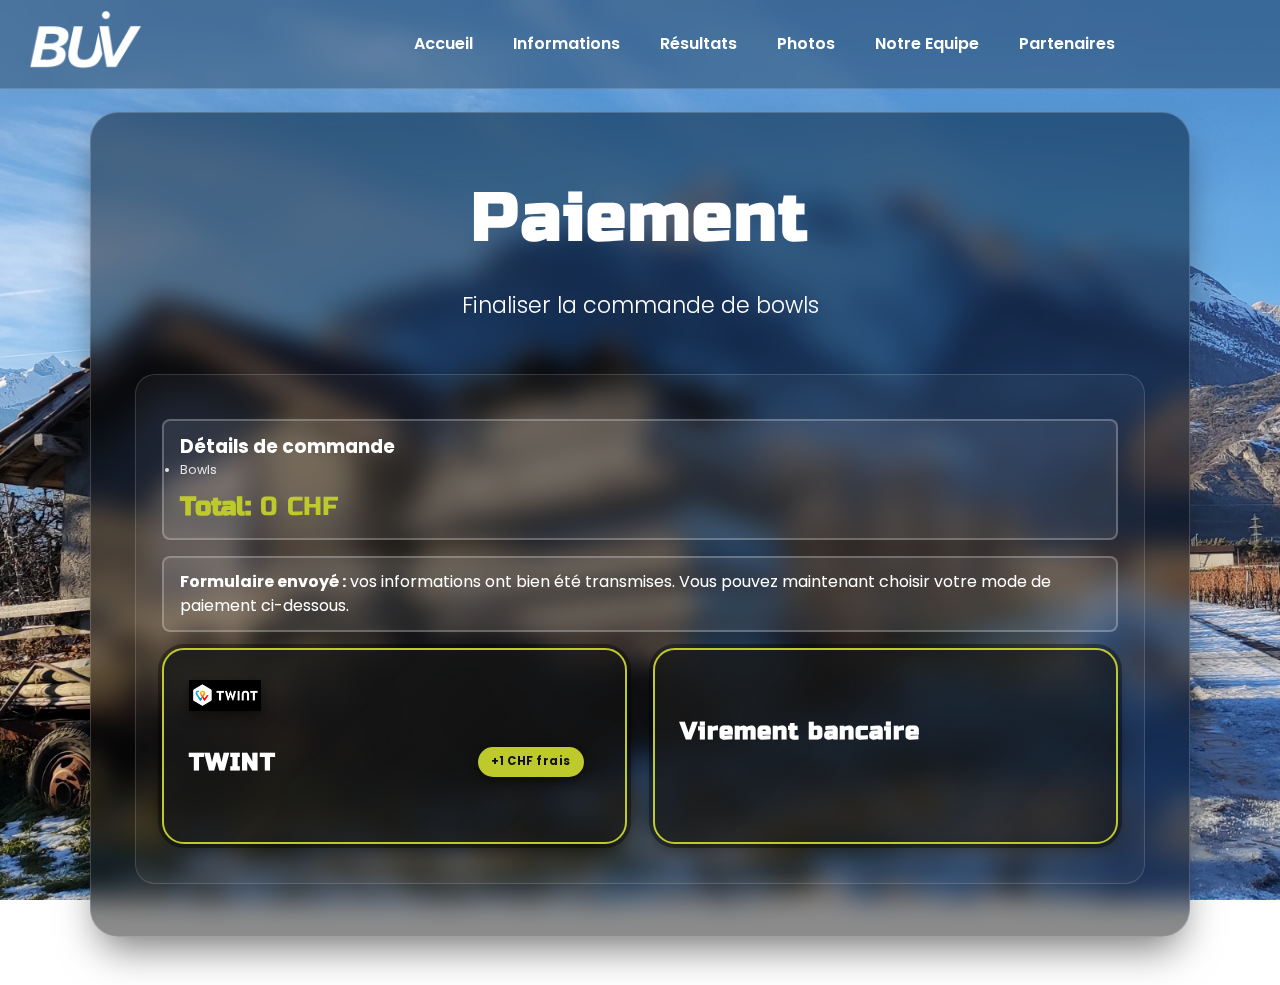
<file: repas-happybowl/paiement.html>
<!DOCTYPE html>
<html lang="fr">
  <head>
    <script>document.documentElement.classList.add('has-header-page');</script>
    <meta charset="UTF-8" />
    <meta name="viewport" content="width=device-width, initial-scale=1.0" />
    <meta name="robots" content="noindex, nofollow" />
    <title>Paiement – Bowls</title>
    <link rel="preconnect" href="https://fonts.googleapis.com" />
    <link rel="preconnect" href="https://fonts.gstatic.com" crossorigin />
    <link href="https://fonts.googleapis.com/css2?family=Poppins:wght@300;400;600;700&display=swap" rel="stylesheet" />
    <link rel="preconnect" href="https://fonts.googleapis.com" />
    <link rel="preconnect" href="https://fonts.gstatic.com" crossorigin />
    <link href="https://fonts.googleapis.com/css2?family=Red+Hat+Text:ital,wght@0,300..700;1,300..700&family=Rubik+Dirt&family=Russo+One&family=Shippori+Antique&display=swap" rel="stylesheet" />
    <link rel="stylesheet" href="../css/index_style.css" />
    <link rel="stylesheet" href="../css/informations_style.css" />
    <link rel="stylesheet" href="../css/inscriptions_style.css" />
    <link rel="shortcut icon" href="../images/favicon.ico" type="image/x-icon" />
  </head>
  <body class="has-header">
    <nav class="navbar">
      <div class="container">
        <div class="logo">
          <a href="/"><img src="../images/buv.png" alt="logo" /></a>
        </div>
        <button id="hamburger-button" class="hamburger-button">
          <div class="hamburger-line"></div>
          <div class="hamburger-line"></div>
          <div class="hamburger-line"></div>
        </button>
        <div class="main-menu">
          <ul>
            <li><a href="/">Accueil</a></li>
            <li><a href="/informations">Informations</a></li>
            <li class="has-submenu">
              <a href="#" class="parent-link" aria-haspopup="true" aria-expanded="false">Résultats</a>
              <ul class="dropdown-menu">
                <li><a href="/resultats/2025">2025</a></li>
                <li><a href="/resultats/2026">2026</a></li>
              </ul>
            </li>
            <li class="has-submenu">
              <a href="#" class="parent-link" aria-haspopup="true" aria-expanded="false">Photos</a>
              <ul class="dropdown-menu">
                <li><a href="/photos/2025">2025</a></li>
                <li><a href="/photos/2026">2026</a></li>
              </ul>
            </li>
            <li><a href="/about-us">Notre Equipe</a></li>
            <li><a href="/sponsors">Partenaires</a></li>
            <li class="social-nav">
              <a href="https://www.instagram.com/backyard.ultra.valais/" target="_blank" rel="noopener noreferrer" class="social-icon"><i class="fab fa-instagram"></i></a>
              <a href="https://www.facebook.com/profile.php?id=61566704801123" target="_blank" rel="noopener noreferrer" class="social-icon"><i class="fab fa-facebook"></i></a>
            </li>
          </ul>
        </div>
      </div>
    </nav>

    <main class="inscriptions-fullscreen" role="main" style="background-image:url('../images/maison.jpg')">
      <div class="blur-shell" aria-labelledby="paiement-title">
        <h1 id="paiement-title" class="page-head">Paiement</h1>
        <p class="sub-head">Finaliser la commande de bowls</p>

        <div class="payment-section" style="display:block;" aria-labelledby="paiement-title">
          

          <div class="order-details-card" aria-label="Détails de commande" style="margin:.75rem 0 1rem; padding:.75rem 1rem; border:2px solid rgba(255,255,255,.25); background:rgba(255,255,255,.08); border-radius:.5rem;">
            <h3 style="margin-top:0;">Détails de commande</h3>
            <ul id="order-items-list" class="payment-details" style="margin:0; list-style:none; padding-left:0;"></ul>
            <p id="order-days-line" class="payment-extras" style="margin:.5rem 0 0;"></p>
            <p class="payment-total-highlight" style="margin:.5rem 0 0;">
              <strong>Total:</strong>
              <span id="order-total-value">0</span>
              <span>CHF</span>
            </p>
          </div>

          <div class="submission-note" style="margin:.75rem 0 1rem; padding:.75rem 1rem; border:2px solid rgba(255,255,255,.25); background:rgba(255,255,255,.08); border-radius:.5rem;">
            <strong>Formulaire envoyé :</strong> vos informations ont bien été transmises. Vous pouvez maintenant choisir votre mode de paiement ci-dessous.
          </div>

          <div class="payment-choices-wrapper">
            <a href="#" class="inscription-format payment-choice-card" data-method="twint" tabindex="0">
              <div class="format-content">
                <img src="../images/twintlogo.png" alt="TWINT" class="format-logo" />
                <h2>TWINT</h2>
                <span class="fee-tag">+1 CHF frais</span>
              </div>
            </a>
            <a href="#" class="inscription-format payment-choice-card" data-method="bank" tabindex="0">
              <div class="format-content">
                <i class="fa-solid fa-building-columns format-logo icon" aria-hidden="true"></i>
                <h2>Virement bancaire</h2>
              </div>
            </a>
          </div>

          <div class="payment-details-wrapper" hidden>
            <div id="payment-details-twint" hidden>
              <h3>Paiement TWINT</h3>
              <div class="payment-total-highlight">
                <span id="twint-total">0</span>
                <span>CHF</span>
                <span class="fee-note">(+1 CHF frais inclus)</span>
              </div>
              <p class="payment-extras" id="twint-extras"></p>
              <p class="payment-format"><strong id="twint-format">Bowls</strong></p>
              <div class="payment-actions">
                <a class="submit-btn" id="twint-pay-link" href="https://go.twint.ch/1/e/tw?tw=acq.zXMzIZp8TpOTjIqBPeO4PxTBKDjflBHOH9oLJo-qPOmf0Kwo0vt3nOo4FbL_Fx0u" rel="noopener">Payer via TWINT</a>
              </div>
            </div>
            <div id="payment-details-bank" hidden>
              <h3>Virement bancaire</h3>
              <div class="payment-total-highlight">
                <span id="bank-total">0</span>
                <span>CHF</span>
              </div>
              <p class="payment-extras" id="bank-extras"></p>
              <p class="payment-format"><strong id="bank-format">Bowls</strong></p>
              <div class="bank-info-box">
                <ul class="payment-details">
                  <li><strong>Bénéficiaire:</strong> Backyard Ultra Valais</li>
                  <li><strong>Adresse:</strong> 1912 Leytron</li>
                  <li><strong>IBAN:</strong> CH06 8080 8007 9890 2427 1</li>
                  <li><strong>SWIFT-BIC:</strong> RAIFCH22</li>
                </ul>
              </div>
            </div>
          </div>
        </div>
      </div>
    </main>

    <script src="../js/main.js"></script>
    <script src="../js/repas_payment.js"></script>
  </body>
</html>
</file>
<file: css/index_style.css>
/* Small gray sponsor note next to format titles */
.format-title .format-by {
  color: #8a8a8a;
  font-weight: 300;
  margin-left: 8px;
  letter-spacing: 0.2px;
  font-size: 24px;
}

.format-by {
  color: #8a8a8a;
  font-weight: 300;
  margin-left: 8px;
  font-size: 24px;
}
/* Format inscription buttons: color-coded per format */
.formats .variant-infinity .inscription-link {
  background: #ff5a1f !important;
  border-color: #ff5a1f !important;
  color: #ffffff !important;
  cursor: pointer !important;
}
.formats .variant-explorer .inscription-link {
  background: #f59e0b;
  border-color: #f59e0b;
  color: #ffffff;
  cursor: pointer;
}
.formats .inscription-link:hover {
  filter: brightness(1.05);
}
/* Ensure navbar social icons turn primary color on hover, regardless of parent color rules */
.navbar .social-icon:hover,
.social-nav .social-icon:hover {
  color: var(--primary-color);
  transform: translateY(-2px) scale(1.07);
}

/* Ensure mobile menu social icons turn primary color on hover */
.mobile-menu .social-icon:hover,
.social-mobile .social-icon:hover {
  color: var(--primary-color) !important;
  transform: translateY(-2px) scale(1.07);
}
* {
  box-sizing: border-box;
  margin: 0;
  padding: 0;
}

:root {
  --primary-color: #f18428;
  --secondary-color: #bec92b;
  --light-color: #f4f4f6;
  --dark-color: #111;
  /* Fine-tune padding to balance panel heights */
  --format-infinity-bottom-pad: 0px; /* no bottom pad by default */
  --infinity-gap-before-tariff: 0px; /* disable tariff gap */
  --infinity-gap-after-description: 115px; /* space after paragraph before infos */
}

body {
  font-family: "Poppins", sans-serif;
  font-size: 16px;
  line-height: 1.5;
  background: #fff;
  min-height: 100vh;
  margin: 0;
  display: grid;
  grid-template-rows: auto 1fr auto;
}

a {
  text-decoration: none;
  color: #222;
}

ul {
  list-style: none;
}

img {
  max-width: 100%;
}

/* Navbar */
.navbar {
  background: transparent; /* start transparent to avoid flash */
  padding: 10px;
  position: fixed;
  width: 100%;
  top: 0;
  z-index: 1000;
  transition: transform 0.2s ease-in-out, background 0.4s ease,
    backdrop-filter 0.4s ease;
}

/* Default solid background for pages without header */
body:not(.has-header):not(.has-header-page) .navbar,
html.has-header-page body:not(.has-header) .navbar {
  background: #bec92b;
}

/* Prevent flash on initial load for header pages */
html.has-header-page .navbar {
  background: rgba(0, 0, 0, 0.25);
  backdrop-filter: blur(10px);
  -webkit-backdrop-filter: blur(10px);
}

/* Also apply solid background when scrolled past header */
body.has-header.scrolled .navbar {
  background: #bec92b;
  backdrop-filter: none;
  -webkit-backdrop-filter: none;
}

.navbar.hidden {
  transform: translateY(-100%);
}

/* Transparent variant when over a page header image */
body.has-header:not(.scrolled) .navbar {
  background: rgba(0, 0, 0, 0.25); /* subtle dark tint over image */
  box-shadow: none;
  backdrop-filter: blur(10px);
  -webkit-backdrop-filter: blur(10px);
  border-bottom: 1px solid rgba(255, 255, 255, 0.15);
}

/* Adjust link colors when transparent */
body.has-header:not(.scrolled) .navbar ul li a,
body.has-header:not(.scrolled) .navbar .social-icon i {
  color: #fff;
}

body.has-header:not(.scrolled) .navbar ul li a:hover {
  color: var(--primary-color);
}

.navbar .container {
  display: flex;
  justify-content: space-between;
  align-items: center;
}

.navbar .logo img {
  width: var(--logo-width, 120px);
  height: auto;
}

.navbar .main-menu ul {
  display: flex;
}

.navbar ul li a {
  color: #fff;
  padding: 13px 20px;
  display: flex;
  align-items: center;
  height: 100%;
  font-weight: 600;
  transition: 0.7s;
}

.navbar ul li a:hover {
  color: var(--primary-color);
}

.navbar ul li b i {
  margin-right: 10px;
}

.social-nav {
  display: flex;
  align-items: center;
  height: 100%;
  margin-left: 40px;
}

/* Dropdown (Résultats) */
.main-menu ul li.has-submenu {
  position: relative;
}

.main-menu ul li .dropdown-menu {
  /* Curtain animation: always in DOM but hidden */
  display: block;
  position: absolute;
  /* dropdown appears directly below navbar without gap */
  top: 100%;
  /* center popup under the parent item and give it more room */
  left: 50%;
  transform: translateX(-50%) scaleY(0);
  transform-origin: top; /* open from top */
  background: #fff; /* white background */
  padding: 12px 0;
  min-width: 160px;
  max-width: 260px;
  border-radius: 6px;
  box-shadow: 0 6px 18px rgba(0, 0, 0, 0.15);
  z-index: 1100;
  visibility: hidden;
  pointer-events: none;
  transition: transform 0.3s ease, visibility 0s 0.3s;
  will-change: transform;
}

.main-menu ul li .dropdown-menu li a {
  display: block;
  padding: 10px 18px;
  color: #bec92b !important; /* force green text */
  white-space: nowrap;
  text-align: center;
  transition: color 0.3s ease;
}

.main-menu ul li .dropdown-menu li a:hover {
  color: var(--primary-color) !important;
}

/* Desktop hover: open dropdown immediately on hover */
.main-menu ul li.has-submenu:hover > .dropdown-menu {
  visibility: visible;
  pointer-events: auto;
  transform: translateX(-50%) scaleY(1);
  transform-origin: top;
  transition: transform 0.3s ease, visibility 0s 0s;
}

/* JS-controlled open state (for mobile and delayed desktop close) */
.main-menu li.open > .dropdown-menu {
  visibility: visible;
  pointer-events: auto;
  transform: translateX(-50%) scaleY(1);
  transform-origin: top;
  transition: transform 0.3s ease, visibility 0s 0s;
}

/* Closing animation: collapse from bottom to top */
.main-menu li .dropdown-menu.closing {
  transform-origin: top; /* collapse toward top so bottom edge moves up */
  transform: translateX(-50%) scaleY(0);
  transition: transform 0.3s ease, visibility 0s 0.3s;
}

.social-nav .social-icon {
  font-size: 1.5rem;
  transition: color 0.2s, transform 0.2s cubic-bezier(0.68, -0.55, 0.27, 1.55);
}

.social-nav .social-icon:hover {
  color: #f18428 !important;
  transform: translateY(-2px) scale(1.07);
}

/*Hamburger Button*/
.hamburger-button {
  display: block;
  background: none;
  border: none;
  cursor: pointer;
  padding: 10px;
  z-index: 1300;
  position: relative;
}

@media (min-width: 961px) {
  .hamburger-button {
    display: none;
  }
}

.hamburger-button .hamburger-line {
  width: 30px;
  height: 3px;
  background-color: #fff;
  margin: 6px 0;
  transition: background-color 0.3s ease;
}

/* Change hamburger color when navbar is green */
body.has-header.scrolled .hamburger-button .hamburger-line,
body:not(.has-header) .hamburger-button .hamburger-line {
  background-color: #333;
}

/*Mobile Menu*/
.mobile-menu {
  position: fixed;
  top: 0;
  right: -300px;
  width: 250px;
  height: 100%;
  z-index: 1200;
  background-color: #bec92b;
  box-shadow: 0px 0px 10px rgba(0, 0, 0, 0.2);
  transition: right 0.3s ease-in-out;
}

.close-menu-button {
  position: absolute;
  top: 20px;
  right: 20px;
  background: none;
  border: none;
  color: #fff;
  font-size: 40px;
  cursor: pointer;
  line-height: 1;
  padding: 0;
  width: 40px;
  height: 40px;
  z-index: 1;
}

.mobile-menu.active {
  right: 0;
}

.mobile-menu ul {
  margin-top: 70px;
  padding-right: 10px;
  list-style: none;
}

.mobile-menu ul li {
  margin: 5px 0;
}

.mobile-menu ul li a {
  font-size: 16px;
  font-weight: 600;
  transition: 0.3s;
  color: #fff;
  padding: 10px 20px;
  display: block;
}

.mobile-menu ul li a:hover {
  color: var(--primary-color);
}

/* Mobile menu dropdown */
.mobile-menu .dropdown-menu {
  max-height: 0;
  overflow: hidden;
  padding-left: 14px;
  transition: max-height 0.3s ease;
  margin: 0;
  list-style: none;
}

.mobile-menu li.open > .dropdown-menu {
  max-height: 200px;
}

.mobile-menu .dropdown-menu li {
  margin: 5px 0;
}

.mobile-menu .dropdown-menu li a {
  color: #fff;
  font-size: 14px;
  font-weight: 600;
  padding: 8px 20px;
}

.social-mobile {
  display: flex;
  justify-content: center;
  gap: 20px;
  margin-top: 20px;
  padding-top: 20px;
  border-top: 1px solid rgba(255, 255, 255, 0.1);
}

.social-mobile .social-icon {
  font-size: 1.8rem;
  color: #fff;
  transition: color 0.2s, transform 0.2s cubic-bezier(0.68, -0.55, 0.27, 1.55);
}

.social-mobile .social-icon:hover {
  color: #f18428 !important;
  transform: translateY(-2px) scale(1.07);
}

/* Hero */

.hero {
  background: url("../images/ardon.jpg") no-repeat;
  background-color: #ffffff;
  background-position: center 63%;
  background-repeat: no-repeat;
  height: calc(110vh);
  background-size: cover;
  position: relative;
  /*
  mask-image: linear-gradient(to top, transparent, rgb(0, 0, 0) 30%);
  mask-repeat: no-repeat;
*/
  line-height: 0.7;

  /*
  background: repeating-linear-gradient(
    45deg,
    #000000,
    #000000 30px,
    #ffd900 30px,
    #ffd900 60px
    );
    */
}

.hero::after {
  content: "";
  position: absolute;
  left: 0;
  bottom: 0;
  width: 100%;
  height: 100%;
  background: linear-gradient(to bottom, rgba(0, 0, 0, 0) 70%, #222 100%);
  z-index: 2;
  pointer-events: none;
}

.hero .container-sc .hero-content .hero-text {
  display: flex;
  font-family: "Russo One";
  font-weight: 300;
  width: 100%;
  font-size: 20vmin;
  color: #ff0000;
  opacity: 60%;
  height: auto;
  justify-content: center;
  transition: 1s;
}

.hero .container-sc .hero-content {
  display: flex;
  flex-direction: column;
  justify-content: center;
  align-items: center;
  height: 100%;
  gap: 2rem;
}

.hero .container-sc .hero-content .hero-heading {
  font-size: clamp(1rem, 6vw, 20vmin);
  width: 95%;
  max-width: 100%;
  text-align: center;
}

.hero-title {
  color: var(--light-color);
  font-family: "Russo One";
  font-size: 7rem;
  font-style: italic;
  text-align: center;
  margin-top: 350px;
  text-shadow: 2px 2px 4px rgba(0, 0, 0, 0.3);
  display: flex;
  flex-direction: column;
  align-items: center;
  gap: 0;
}

.hero-title .title-top {
  font-size: 0.5em;
  letter-spacing: 0.1em;
  line-height: 0.8;
}

.hero-title .title-bottom {
  font-size: 1em;
  line-height: 1;
}

/* Mobile: force single line hero title and scale down to avoid wrapping */
@media (max-width: 640px) {
  .hero-title {
    white-space: normal;
    font-size: clamp(3rem, 15vw, 7rem);
    margin-top: 0;
    width: 98%;
  }

  .hero-title .title-top {
    font-size: 0.5em;
    letter-spacing: 0.05em;
    white-space: nowrap;
  }

  .hero .container-sc .hero-content {
    gap: 1rem;
  }

  /* Mobile: keep clickable state for inscription buttons; variants handle colors */
  .inscription-link {
    cursor: pointer !important;
  }
}

.inscription-btn {
  display: inline-block;
  padding: 30px 30px;
  background-color: var(--secondary-color);
  color: white;
  font-size: 1.5rem;
  font-weight: 600;
  border-radius: 8px;
  text-transform: uppercase;
  transition: transform 0.3s ease, box-shadow 0.3s ease;
  box-shadow: 0 4px 6px rgba(0, 0, 0, 0.1);
}

.inscription-btn:hover {
  transform: translateY(-2px);
  box-shadow: 0 6px 12px rgba(0, 0, 0, 0.15);
}

.inscription-text {
  display: inline-block;
  padding: 20px 30px;
  background-color: var(--secondary-color);
  color: white;
  font-size: 1.4rem;
  font-weight: 700;
  border-radius: 12px;
  text-align: center;
  box-shadow: 0 8px 16px rgba(0, 0, 0, 0.3);
  text-shadow: 2px 2px 4px rgba(0, 0, 0, 0.2);
  letter-spacing: 0.5px;
  line-height: 1.5;
}

/* Hero actions under inscription text */
.hero-actions {
  margin-top: 14px;
  display: flex;
  flex-direction: row; /* show buttons on the same line */
  gap: 14px;
  align-items: center;
  justify-content: center;
}
.hero-actions .subscribe-form {
  order: 1;
}
.hero-actions .benevole-btn {
  order: 2;
}
.subscribe-form {
  display: flex;
  align-items: center;
  gap: 10px;
  background: rgba(0, 0, 0, 0.35);
  border: 1px solid rgba(255, 255, 255, 0.15);
  padding: 10px;
  border-radius: 10px;
  backdrop-filter: blur(6px);
  -webkit-backdrop-filter: blur(6px);
}
.subscribe-form input[type="email"] {
  padding: 12px 14px;
  border-radius: 8px;
  border: 1px solid rgba(255, 255, 255, 0.2);
  min-width: 240px;
  outline: none;
}
.subscribe-form input[type="email"]:focus {
  border-color: var(--secondary-color);
}
.subscribe-btn {
  background: var(--secondary-color);
  color: #ffffff;
  font-weight: 700;
  padding: 12px 16px;
  border-radius: 8px;
  border: 1px solid rgba(255, 255, 255, 0.2);
}
.subscribe-btn:hover {
  filter: brightness(1.05);
}
.subscribe-status {
  color: #fff;
  font-size: 0.95rem;
}
.sr-only {
  position: absolute;
  width: 1px;
  height: 1px;
  padding: 0;
  margin: -1px;
  overflow: hidden;
  clip: rect(0, 0, 0, 0);
  white-space: nowrap;
  border: 0;
}
.benevole-btn {
  display: inline-block;
  background: var(--primary-color);
  color: #fff;
  font-size: 1.5rem;
  font-weight: 600;
  padding: 30px 30px;
  border-radius: 8px;
  text-transform: uppercase;
  /* strong orange outline + subtle glow to make the edge visible */

  transition: transform 0.3s ease, box-shadow 0.3s ease;
  box-shadow: 0 4px 6px rgba(0, 0, 0, 0.1), 0 0 0 6px rgba(241, 132, 40, 0.08);
}
.benevole-btn:hover {
  transform: translateY(-2px);
  box-shadow: 0 6px 12px rgba(0, 0, 0, 0.15);
}
.benevole-btn i {
  margin-right: 22px;
}

@media (max-width: 640px) {
  .inscription-text {
    padding: 15px 20px;
    font-size: 1.1rem;
    border-radius: 8px;
    line-height: 1.8;
  }
  .hero-actions {
    margin-top: 10px;
    justify-content: center;
    flex-direction: column; /* ensure vertical stack on mobile */
  }
  .benevole-btn {
    font-size: 1rem;
    padding: 11px 16px;
  }
  .inscription-btn {
    font-size: 1rem;
    padding: 11px 16px;
  }
}

/* Timer */

.timer {
  background-color: #222;
  text-align: center;
  color: #ffffff;
}

.timer .container {
  display: flex;
  justify-content: space-between;
  flex-wrap: nowrap;
  align-items: center;
  text-align: center;
  width: 55%; /* Decreased width */
  margin: 0 auto; /* Center the container */
  transition: 1s;
  margin-bottom: 50px;
}

.timer .container .time {
  width: 11vw;
  height: 14vw; /* Reduced height */
  background-color: #ffffff;
  border-radius: 10px;
  box-shadow: 0px 4px 8px rgba(0, 0, 0, 0.1);
  padding: 1vw;
  margin: 0.5vw; /* Reduced margin for less spacing */
  display: flex;
  justify-content: center;
  align-items: center;
  text-align: center;
}

.timer .container p {
  display: flex;
  justify-content: center;
  align-items: center;
  text-align: center;
  padding: 10%;
  font-family: "Russo One";
  color: rgb(0, 0, 0);
  font-size: 3vw;
}

/* Formats */
.formats {
  background-color: #222;
  padding: 60px 0;
  color: #fff;
}

.formats .text-xxl {
  color: #fff;
  text-align: center;
  margin-bottom: 40px;
}

/* Center the tabs and shrink format logos/images */
.format-tabs {
  display: inline-flex; /* shrink to content */
  gap: 10px;
  background: transparent !important; /* remove wide back frame */
  padding: 0; /* no outer padding so width = tabs only */
  border-radius: 12px;
  margin: 0 auto 16px auto; /* center block, tighter spacing */
  justify-content: center;
  width: fit-content; /* ensure content width only */
  box-shadow: none !important;
  border: none !important;
}

/* Kill any decorative pseudo-elements that could render a wide frame */
.format-tabs::before,
.format-tabs::after {
  content: none !important;
  display: none !important;
}

.format-tab {
  display: inline-flex;
  align-items: center;
  gap: 8px;
  padding: 8px 14px;
  border-radius: 10px;
  border: 1px solid rgba(255, 255, 255, 0.15);
  background: rgba(0, 0, 0, 0.25);
  color: #fff;
  font-weight: 700;
  letter-spacing: 0.3px;
  cursor: pointer;
}

.format-panels {
  max-width: 1200px; /* widen overall embed width */
  margin: 0 auto;
}

.format-layout {
  display: grid;
  grid-template-columns: 1fr 1fr;
  gap: 24px;
  align-items: start;
}

.format-media {
  display: flex;
  justify-content: center;
  align-items: flex-start; /* keep image top-centered */
  /* Constrain the media box so pasted images don't overflow */
  max-width: 240px;
  margin: 0 auto;
  align-self: start; /* pin to top of panel */
}

/* Shrink format logos (images in panels) */
.format-image {
  width: 100%;
  max-width: 220px;
  max-height: 220px;
  height: auto;
  object-fit: contain;
  display: block;
  border-radius: 0; /* remove frame rounding */
  box-shadow: none; /* remove any frame shadow */
  border: none; /* ensure no border/frame */
}

.format-panel .btn-container {
  display: flex;
  justify-content: center;
  position: relative;
  z-index: 4; /* ensure above any overlapping media/masks */
}

@media (max-width: 960px) {
  :root {
    --format-infinity-bottom-pad: 0px;
  }
  .format-layout {
    grid-template-columns: 1fr;
  }
}

/* Tabs */
.format-tabs {
  display: flex;
  gap: 12px;
  background: rgba(255, 255, 255, 0.06);
  padding: 8px;
  border-radius: 12px;
  margin: 0 auto 24px auto;
  width: 100%;
  justify-content: center;
}
.format-content .btn-container,
.format-panel .btn-container {
  display: flex;
  justify-content: center;
}

.format-tab {
  display: inline-flex;
  align-items: center;
  gap: 8px;
  padding: 8px 14px; /* slightly smaller buttons */
  border-radius: 10px;
  border: 1px solid rgba(255, 255, 255, 0.15);
  background: rgba(0, 0, 0, 0.25);
  color: #fff;
  font-weight: 700;
  letter-spacing: 0.3px;
  cursor: pointer;
  transition: transform 0.15s ease, background 0.25s ease,
    border-color 0.25s ease;
}

.format-tab:hover {
  transform: translateY(-1px);
  border-color: rgba(255, 255, 255, 0.35);
}

.format-tab.active {
  color: #fff;
  box-shadow: 0 8px 24px rgba(0, 0, 0, 0.35);
}

/* Active tab color themes */
.format-tabs.infinity-active .format-tab.active {
  background: #ff5a1f;
  border-color: #ff5a1f;
}
.format-tabs.explorer-active .format-tab.active {
  background: #f59e0b;
  border-color: #f59e0b;
}

/* Panel accent frames per theme (subtle) */
.variant-infinity.format-panel {
  border-color: rgba(255, 90, 31, 0.35);
}
.variant-explorer.format-panel {
  border-color: rgba(245, 158, 11, 0.35);
}

.format-logo {
  width: 28px;
  height: 28px;
  object-fit: contain;
  filter: drop-shadow(0 2px 4px rgba(0, 0, 0, 0.25));
}

/* Panels */
.format-panels {
  max-width: 980px;
  margin: 0 auto;
}

.format-panel {
  display: none;
  background: #222; /* solid card bg so image fades into #222 */
  border: 1px solid rgba(255, 255, 255, 0.12);
  border-radius: 18px;
  padding: 26px;
  overflow: hidden; /* allow media to touch the panel border */
  position: relative; /* for overlay gradient */
  min-height: var(
    --format-panel-height,
    560px
  ); /* keep both boxes same height */
}

.format-panel.active {
  display: block;
}

/* Centered layout with image + content */
.format-layout {
  display: grid;
  grid-template-columns: 1.25fr 1.35fr; /* widen media column */
  gap: 28px;
  align-items: stretch; /* let media match content height */
}

.format-media {
  display: flex;
  justify-content: center;
  align-items: flex-start; /* top center */
  max-width: clamp(420px, 44vw, 700px); /* wider photo area */
  /* Pull image to the panel edges so its border = card border,
     and overlap into the text column for a merged look */
  margin: -26px -220px -26px -26px; /* push image further under text */
  background: transparent;
  box-shadow: none;
  position: relative; /* enable overlay positioning */
  overflow: visible; /* let the icon protrude on the left */
  align-self: stretch; /* fill grid row height */
  z-index: 0; /* sit behind the text column */
  /* Ensure media never blocks clicks on content/buttons */
  pointer-events: none;
}

.format-image {
  width: 100%;
  max-width: 220px;
  max-height: 220px;
  height: auto;
  object-fit: contain;
  display: block;
  border-radius: 0;
  box-shadow: none;
  border: none;
}

/* Photo + icon overlay inside format media */
.format-photo-wrap {
  position: relative;
  width: 100%;
  height: 100%;
}
.format-photo {
  display: block;
  width: 100%;
  height: 100%;
  aspect-ratio: auto; /* follow container height */
  object-fit: cover;
  object-position: 70% center; /* reframe photo to the right */
  border-radius: 18px 0 0 18px; /* match card rounding on left side */
  border: none; /* use the card border only */
  box-shadow: 0 10px 24px rgba(0, 0, 0, 0.35);
  filter: grayscale(100%);
  /* Fade the image alpha to reveal card background on the right */
  /* delay fade so the right-framed subject remains visible; fade starts at 82% */

  mask-image: linear-gradient(
    90deg,
    #000 0%,
    rgba(0, 0, 0, 0.1) 70%,
    rgba(0, 0, 0, 0) 80%
  );
}

/* Remove on-image dark overlay; fade happens via mask to pure #222 */
.format-photo-wrap::after {
  display: none;
}

/* Extend gradient a bit into the text column to merge visually */
/* No extra panel overlap gradient; keep pure background visible */
.format-media::after {
  display: none;
}
.format-icon {
  position: absolute;
  top: 18px;
  left: 25px; /* overlap image but keep inside card */
  width: 140px;

  background: transparent; /* keep the logo's original background */
  padding: 0;
  border-radius: 10px;
  border: none;
  filter: drop-shadow(0 8px 22px rgba(0, 0, 0, 0.5));
}

@media (max-width: 640px) {
  .format-icon {
    top: 8px;
    left: -14px;
    width: 64px;
    height: 64px;
  }
  .format-photo {
    border-radius: 10px;
  }
}

.format-content {
  display: flex;
  flex-direction: column;
  gap: 18px;
  position: relative; /* create stacking context */
  z-index: 2; /* sit above overlapping media mask */
}

/* Add a little bottom padding to INFINITY text block
   so both format panels end at the same height visually */
.variant-infinity .format-content {
  padding-bottom: var(--format-infinity-bottom-pad);
}
/* Place extra space immediately after main paragraph, before infos */
.variant-infinity .format-description {
  margin-bottom: var(--infinity-gap-after-description);
}
/* Ensure no extra gap before tariff */
.variant-infinity .tariff-card {
  margin-top: var(--infinity-gap-before-tariff);
}

/* Panel-level overlay disabled; rely on mask to reveal solid #222 */
.format-panel::before {
  display: none;
}

/* Title */
.format-title {
  font-size: 1.8rem;
  font-weight: 600;
  margin-bottom: 15px;
  color: var(--secondary-color);
}

.format-description {
  font-size: 1rem;
  line-height: 1.8;
  color: #f4f4f6;
  text-align: left;
}

/* Metrics grid */
.format-metrics {
  display: grid;
  grid-template-columns: 1fr 1fr;
  gap: 6px 20px;
  margin-top: 6px;
}
.metric {
  display: flex;
  justify-content: space-between;
  padding: 6px 0;
  border-bottom: 1px solid rgba(255, 255, 255, 0.08);
}
.metric:nth-child(odd) {
  border-bottom-color: rgba(255, 255, 255, 0.06);
}
.metric .label {
  color: #9aa5b1;
  text-transform: uppercase;
  letter-spacing: 0.4px;
  font-size: 0.85rem;
}
.metric .value {
  color: #ffffff;
  font-weight: 800;
}

/* Tariff card */
.tariff-card {
  background: #0b1220;
  border: 1px solid rgba(255, 255, 255, 0.06);
  border-radius: 12px;
  padding: 14px 16px;
}
.tariff-title {
  color: #cbd5e1;
  font-weight: 700;
  margin-bottom: 10px;
  text-transform: uppercase;
  font-size: 0.9rem;
}
.tariff-bar {
  position: relative;
  height: 10px;
  border-radius: 999px;
  background: #2b3446;
  overflow: hidden;
  margin-bottom: 12px;
}
.tariff-fill {
  height: 100%;
  background: #ff5a1f;
}
.tariff-marker {
  position: absolute;
  left: 2%;
  top: 50%;
  transform: translate(-50%, -50%);
  width: 12px;
  height: 8px;
  border-radius: 3px;
  background: #fecdd3;
}
.tariff-grid {
  display: grid;
  grid-template-columns: 1fr 1fr 1fr;
  gap: 10px;
}
.tariff-col {
  color: #cbd5e1;
}
.tariff-col .tier-name {
  font-weight: 700;
}
.tariff-col .tier-price {
  color: #fff;
  font-weight: 700;
}
.tariff-col .tier-dates {
  color: #9aa5b1;
  font-size: 0.85rem;
}

/* Base inscription link (allow clickable state; variants override colors) */
.inscription-link {
  background: var(--secondary-color);
  color: #ffffff;
  border: 1px solid rgba(255, 255, 255, 0.15);
  cursor: pointer;
  position: relative;
  z-index: 3; /* ensure above any overlapping elements */
  pointer-events: auto; /* explicitly allow clicks */
}

.inscription-link:hover {
  filter: brightness(1.05);
}

/* Variants */
.variant-infinity .format-title {
  color: #ff5a1f;
}
.variant-explorer .format-title {
  color: #f59e0b;
}
.variant-infinity .tariff-fill {
  background: #ff5a1f;
}
.variant-infinity .tariff-marker {
  background: #fecaca;
}
.variant-explorer .tariff-fill {
  background: #f59e0b;
}
.variant-explorer .tariff-marker {
  background: #fde68a;
}

/* Responsive */
@media (max-width: 960px) {
  .format-layout {
    grid-template-columns: 1fr;
  }
  .format-media {
    margin: 0; /* reset pull and overlap on small screens */
    max-width: 100%;
  }
  .format-panel {
    min-height: 0; /* let boxes auto-size on mobile */
  }
  .format-media::after {
    display: none; /* no cross-column overlap on stacked layout */
  }
  .format-photo-wrap {
    height: auto;
  }
  .format-photo {
    height: auto;
    aspect-ratio: 4 / 3; /* revert to fixed ratio on small screens */
    /* Remove image fade on mobile */
    -webkit-mask-image: none;
    mask-image: none;
  }
  .format-media {
    order: 1;
  }
  .format-content {
    order: 2;
  }
}

/* Infos */
.infos {
  background-color: var(--primary-color);
  padding: 40px 0;
}

.infos-grid {
  display: flex;
  justify-content: space-around;
  align-items: center;
  text-align: center;
  color: #fff;
}

.info-item {
  flex: 1;
  padding: 20px;
}

/* Recreated external CTA buttons for formats (always clickable) */
.format-cta {
  display: flex;
  gap: 14px;
  justify-content: center;
  align-items: center;
  margin: 16px auto 0 auto;
  width: 100%;
  position: relative;
  z-index: 5; /* ensure above any overlapping media */
}

.cta-format-btn {
  display: inline-block;
  padding: 12px 18px;
  border-radius: 10px;
  font-weight: 700;
  color: #fff;
  text-decoration: none;
  box-shadow: 0 6px 14px rgba(0, 0, 0, 0.18);
  border: 1px solid transparent;
  transition: transform 0.15s ease, filter 0.2s ease;
  pointer-events: auto; /* force clickable */
}
.cta-format-btn:hover {
  filter: brightness(1.06);
  transform: translateY(-1px);
}
.cta-format-btn.infinity {
  background: #ff5a1f;
  border-color: #ff5a1f;
}
.cta-format-btn.explorer {
  background: #f59e0b;
  border-color: #f59e0b;
}

@media (max-width: 640px) {
  .format-cta {
    flex-direction: column;
  }
  .cta-format-btn {
    width: 92%;
    text-align: center;
  }
}

.info-item:not(:last-child) {
  border-right: 2px solid #fff;
  padding-right: 30px;
}

.info-item i {
  margin-bottom: 20px;
}

.info-item p {
  font-size: 1rem;
  font-weight: 600;
  line-height: 1.5;
}

/* Gallery */
.gallery {
  padding: 0;
  text-align: center;
  position: relative;
  height: 80vh;
}

.gallery-wrapper {
  position: relative;
  display: inline-block;
  width: 100%;
  height: 100%;
  margin: 0 auto;
  overflow: hidden;
}

.gallery img {
  width: 100%;
  height: 100%;
  object-fit: cover;
  display: block;
  transition: opacity 0.65s ease-in-out;
}

.gallery img.hidden {
  opacity: 0;
}

.gallery img.visible {
  opacity: 1;
}

.gallery-arrow {
  position: absolute;
  top: 50%;
  transform: translateY(-50%);
  background-color: rgba(0, 0, 0, 0.5);
  color: white;
  border: none;
  padding: 10px 20px;
  cursor: pointer;
  z-index: 10;
  border-radius: 50%;
  font-size: 1.5rem;
  opacity: 0;
  transition: opacity 0.3s ease-in-out;
}

.gallery-wrapper:hover .gallery-arrow {
  opacity: 1;
}

.left-arrow {
  left: 10px;
}

.right-arrow {
  right: 10px;
}

/* Description */

.description {
  margin-bottom: 50px;
}

.description p {
  text-align: justify;
  text-justify: auto;
  padding: 20px;
}

.description .description-text {
  width: 100%;
  margin-bottom: 20px;
}

/* Formats */

/* Map */

.map {
  padding: 20px 0;
  background-color: #333;
  background-position: 100px 100px;
  color: #fff;
  gap: 30px;
}

.map p {
  text-align: justify;
  text-justify: auto;
  padding: 20px 0;
}

.map iframe {
  margin-top: 30px;
  align-items: center;
  justify-content: center;
  margin-bottom: 30px;
}

.map .container {
  margin-bottom: 80px;
}

/* Sponsors */
.sponsors {
  background-color: var(--primary-color);
  padding: 20px 0;
  text-align: center;
}

.sponsors .container {
  background-color: #fff;
  border-radius: 10px;
  padding: 20px;
  margin: 50px auto;
  max-width: 1200px;
}

.sponsors-grid {
  display: flex;
  justify-content: center;
  align-items: center;
  gap: 70px;
  margin: 50px;
}

.sponsors-grid a img {
  height: auto;
}

/* Footer */
.footer {
  padding: 40px 0;
  min-height: 50px;
}

.footer a {
  font-size: 25px;
  margin-right: 20px;
  margin-top: 10x;
  color: #f4f4f6;
  position: relative;
  display: inline-block;
}

.footer .container img {
  width: var(--footer-logo-width, 120px);
  height: auto;
}

.footer .container .footer-grid i:hover {
  transform: translateY(-2px);
  color: var(--primary-color);
}

.footer d {
  font-size: 13px;
  color: #b1b1b1;
  white-space: nowrap;
}

.footer .contact {
  font-size: 13px;
  color: #fff;
}

.footer i {
  margin-right: 5px;
}

.footer .social {
  font-size: 13px;
  color: #e7e7e7;
  white-space: nowrap;
}

.footer-grid {
  display: grid;
  grid-template-columns: 2fr 2fr 2fr 1fr;
  gap: 30px;
  justify-content: center;
  align-items: center;
}

/* Utility Classes */
.container-sc {
  display: flex;
  height: 100vh;
  box-sizing: border-box;
  justify-content: center;
  align-items: center;
}

.container {
  max-width: 1300px;
  margin: 0 auto;
  padding: 0 15px;
}

.container-sm {
  max-width: 800px;
  margin: 0 auto;
  padding: 0 15px;
}

/* Buttons */
.btn {
  display: inline-block;
  padding: 13px 20px;
  background: var(--primary-color);
  color: #fff;
  font-weight: 600;
  text-decoration: none;
  border: none;
  border-radius: 10px;
  cursor: pointer;
  text-align: center;
  transition: 0.5s;
}

.btn:hover {
  opacity: 0.8;
}

.btn-block {
  display: block;
  width: 100%;
}

/* Background */
.bg-primary {
  background: var(--primary-color);
  color: #fff;
}

.bg-light {
  background: var(--light-color);
  color: #333;
}

.bg-dark {
  background: var(--dark-color);
  color: #fff;
}

.bg-black {
  background: #000;
  color: #fff;
}

/* Text Classes */
.text-xxl {
  font-size: 3rem;
  line-height: 1.2;
  font-weight: 500;
  margin: 40px 0 20px;
}

.text-xl {
  font-size: 2.2rem;
  line-height: 1.4;
  font-weight: normal;
  margin: 40px 0 20px;
}

.text-lg {
  font-size: 1.8rem;
  line-height: 1.4;
  font-weight: normal;
  margin: 30px 0 20px;
}

.text-md {
  font-size: 1.2rem;
  line-height: 1.4;
  font-weight: normal;
  margin: 20px 0 10px;
}

.text-sm {
  font-size: 0.9rem;
  line-height: 1.4;
  font-weight: normal;
  margin: 10px 0 5px;
}

.text-center {
  text-align: center;
}

/*Media Queries*/
@media (max-width: 960px) {
  .hero .container-sc .hero-content .hero-heading {
    font-size: 16vmin;
    width: 95%;
  }

  .hero .container-sc .hero-content .hero-text {
    font-size: 12vmin;
    width: 95%;
  }

  .timer .container {
    width: 70%;
  }

  .timer .container .time {
    width: 13vw;
    height: 17vw; /* Reduced height */
    padding: 1vw;
    margin: 0.5vw; /* Reduced margin for less spacing */
  }

  .timer .container p {
    font-size: 4vw;
  }

  @media (max-width: 670px) {
    .navbar .main-menu {
      display: none;
    }

    .navbar .social-nav {
      display: none;
    }

    .navbar .logo {
      width: 200px;
    }

    .hero .container-sc .hero-content .hero-heading {
      font-size: 8vw;
      width: 90%;
    }

    .hero .container-sc .hero-content .hero-text {
      font-size: 15vmin;
      width: 100%;
    }

    .formats-grid {
      flex-direction: column;
      gap: 20px;
    }

    .format-card {
      min-width: 100%;
    }

    .timer .container {
      width: 100%;
      margin-bottom: 50px;
    }

    .timer .container .time {
      width: 18vw;
      height: 24vw; /* Reduced height */
      padding: 1vw;
      margin: 0.5vw; /* Reduced margin for less spacing */
    }

    .timer .container p {
      font-size: 5vw;
    }

    .infos-grid {
      flex-direction: column;
    }

    .info-item {
      width: 80%;
      padding: 30px;
    }

    .info-item:not(:last-child) {
      border-right: none;
      border-bottom: 2px solid #fff;
    }

    .gallery {
      height: 40vh;
    }
    .footer .footer-grid {
      grid-template-columns: 1fr;
    }

    .footer .footer-grid > div {
      text-align: center;
    }

    .text-xxl {
      font-size: 2rem;
      line-height: 1.2;
      font-weight: 500;
      margin: 40px 0 20px;
    }

    .text-xl {
      font-size: 1.8rem;
      line-height: 1.2;
      font-weight: 500;
      margin: 40px 0 20px;
    }

    .text-md {
      font-size: 1.1rem;
      line-height: 1.4;
      font-weight: normal;
      margin: 20px 0 10px;
      justify-content: center;
    }

    .sponsors-grid {
      flex-direction: column;
    }
  }
  @media (max-width: 500px) {
  }
}
</file>
<file: css/informations_style.css>
/* Informations Page Styles */

.page-header {
  padding: 120px 0 80px 0;
  text-align: center;
  margin-top: 60px;
}

.page-title {
  font-size: 3.5rem;
  color: #fff;
  font-weight: 700;
  margin-bottom: 15px;
  text-shadow: 2px 2px 4px rgba(0, 0, 0, 0.2);
  font-family: "Russo One", sans-serif; /* Match hero font */
  font-style: italic; /* Match hero italic */
  text-transform: uppercase; /* Consistent with hero title */
  letter-spacing: 1px; /* Slight spacing for readability */
}

.page-subtitle {
  font-size: 1.3rem;
  color: rgba(255, 255, 255, 0.95);
  font-weight: 400;
}
.page-header {
  position: relative;
  background: url("../images/road2.jpg") center center / cover no-repeat; /* replaced gradient with gallery image */
  padding: 0; /* remove padding for flex centering */
  padding-top: 60px; /* account for fixed navbar height */
  text-align: center;
  margin-top: 0; /* flush to top so navbar overlays */
  overflow: hidden;
  min-height: 45vh; /* moderate viewport height */
  display: flex;
  align-items: center; /* vertically center content */
  justify-content: center; /* horizontally center content */
}

/* Specific background for results pages */
body.results-page .page-header {
  background: url("../images/pipe.jpg") center center / cover no-repeat;
}

/* Removed dark overlay to keep image undimmed */
/* If readability issues arise, consider a subtle text-shadow (already present) or gradient behind text only. */

.page-header .container {
  position: relative;
  z-index: 2;
}

.info-content {
  background-color: #1a1a1a;
  padding: 60px 0;
}

.info-section {
  background: linear-gradient(135deg, #2a2a2a 0%, #333 100%);
  border-radius: 15px;
  padding: 40px;
  margin-bottom: 30px;
  box-shadow: 0 8px 20px rgba(0, 0, 0, 0.4), 0 0 0 2px rgba(255, 107, 53, 0.3);
  border: 2px solid transparent;
  transition: all 0.3s ease;
}

.info-section:hover {
  box-shadow: 0 12px 30px rgba(0, 0, 0, 0.5), 0 0 0 3px rgba(255, 107, 53, 0.6);
  transform: translateY(-3px);
}

.section-title {
  font-size: 2rem;
  color: #fff;
  margin-bottom: 20px;
  font-weight: 600;
  border-left: 4px solid var(--primary-color);
  padding-left: 15px;
}

.section-text {
  font-size: 1.1rem;
  line-height: 1.8;
  color: #ddd;
  margin-bottom: 15px;
}

.info-grid {
  display: grid;
  grid-template-columns: repeat(auto-fit, minmax(250px, 1fr));
  gap: 30px;
  margin-top: 30px;
}

.info-card {
  background: linear-gradient(135deg, #2a2a2a 0%, #333 100%);
  border-radius: 10px;
  padding: 30px;
  text-align: center;
  transition: transform 0.3s ease, box-shadow 0.3s ease;
  border: 2px solid transparent;
}

.info-card:hover {
  transform: translateY(-5px);
  box-shadow: 0 8px 16px rgba(0, 0, 0, 0.5);
  border-color: var(--primary-color);
}

.info-card i {
  color: var(--primary-color);
  margin-bottom: 15px;
}

.info-card h3 {
  font-size: 1.3rem;
  color: #fff;
  margin-bottom: 10px;
  font-weight: 600;
}

.info-card p {
  font-size: 1.1rem;
  color: #bbb;
  font-weight: 500;
}

/* About page futuristic enhancements */
.about-page .team-grid {
  display: grid;
  grid-template-columns: repeat(auto-fit, minmax(260px, 1fr));
  gap: 24px;
  margin-top: 30px;
}

.about-page .team-card {
  position: relative;
  background: radial-gradient(
      1200px 600px at 0% 0%,
      rgba(241, 132, 40, 0.08) 0%,
      rgba(26, 26, 26, 0.9) 35%,
      rgba(26, 26, 26, 0.9) 100%
    ),
    linear-gradient(180deg, rgba(255, 255, 255, 0.02), rgba(0, 0, 0, 0.2));
  border-radius: 16px;
  padding: 22px;
  border: 1px solid rgba(241, 132, 40, 0.18);
  box-shadow: 0 8px 24px rgba(0, 0, 0, 0.35), 0 0 32px rgba(241, 132, 40, 0.08);
  transition: transform 0.25s ease, box-shadow 0.25s ease,
    border-color 0.25s ease;
  overflow: hidden;
}

.about-page .team-card::before {
  content: "";
  position: absolute;
  inset: 0;
  background: linear-gradient(
    135deg,
    rgba(241, 132, 40, 0.15),
    rgba(255, 255, 255, 0)
  );
  opacity: 0.35;
  pointer-events: none;
}

.about-page .team-card:hover {
  transform: translateY(-4px);
  box-shadow: 0 12px 36px rgba(0, 0, 0, 0.45), 0 0 48px rgba(241, 132, 40, 0.14);
  border-color: rgba(241, 132, 40, 0.35);
}

.about-page .team-card h3 {
  color: #fff;
  font-size: 1.25rem;
  font-weight: 700;
  margin-bottom: 8px;
}

.about-page .team-card .role {
  color: #f18428;
  font-weight: 600;
  letter-spacing: 0.2px;
  margin-bottom: 10px;
}

.about-page .team-card .bio {
  color: #cfcfcf;
  font-size: 0.98rem;
  line-height: 1.7;
}

.about-page .info-grid .info-card img {
  filter: saturate(1.1) contrast(1.05) brightness(0.95);
}

@media (max-width: 768px) {
  .about-page .team-grid {
    grid-template-columns: 1fr;
  }
}

/* About page intro overlay section */
.about-page .intro-overlay {
  position: relative;
  overflow: hidden;
  padding: 0;
  min-height: 360px;
  border: none;
  box-shadow: none;
}

.about-page .intro-overlay-bg {
  position: absolute;
  inset: 0;
  background: url("../images/ardon2.jpg") center / cover no-repeat;
  filter: contrast(1.05) saturate(1.1) brightness(0.9);
}

.about-page .intro-content-wrap {
  position: relative;
  z-index: 2;
  display: flex;
  justify-content: flex-end;
  align-items: center;
  padding: 40px;
  min-height: 360px;
  background: linear-gradient(
    90deg,
    rgba(0, 0, 0, 0.35) 0%,
    rgba(0, 0, 0, 0.25) 40%,
    rgba(0, 0, 0, 0) 70%
  );
}

.about-page .intro-card {
  max-width: 620px;
  backdrop-filter: blur(8px);
  -webkit-backdrop-filter: blur(8px);
  background: rgba(26, 26, 26, 0.55);
  border: 1px solid rgba(241, 132, 40, 0.25);
  border-radius: 16px;
  padding: 22px 26px;
  box-shadow: 0 8px 24px rgba(0, 0, 0, 0.35), 0 0 24px rgba(241, 132, 40, 0.08);
}

.about-page .intro-card .section-title {
  margin-bottom: 10px;
}

.about-page .intro-card .section-text {
  margin-bottom: 12px;
}

.about-page .intro-card p {
  color: #e6e6e6;
}

@media (max-width: 768px) {
  .about-page .intro-content-wrap {
    justify-content: center;
    padding: 20px;
  }
  .about-page .intro-card {
    max-width: none;
    width: 100%;
  }
}

.rules-list {
  list-style: none;
  padding: 0;
  margin-top: 20px;
}

.rules-list li {
  font-size: 1.1rem;
  line-height: 1.8;
  color: #ddd;
  padding: 12px 0;
  padding-left: 35px;
  position: relative;
}

.rules-list li::before {
  content: "✓";
  position: absolute;
  left: 0;
  color: var(--primary-color);
  font-weight: bold;
  font-size: 1.3rem;
}

.formats-info {
  display: grid;
  grid-template-columns: repeat(auto-fit, minmax(300px, 1fr));
  gap: 30px;
  margin-top: 30px;
}

.format-info-card {
  background: linear-gradient(
    135deg,
    var(--secondary-color) 0%,
    var(--primary-color) 100%
  );
  border-radius: 10px;
  padding: 30px;
  color: #fff;
  transition: transform 0.3s ease, box-shadow 0.3s ease;
}

.format-info-card:hover {
  transform: translateY(-5px);
  box-shadow: 0 8px 16px rgba(0, 0, 0, 0.2);
}

.format-info-card h3 {
  font-size: 1.8rem;
  margin-bottom: 15px;
  font-weight: 600;
}

.format-info-card p {
  font-size: 1.05rem;
  line-height: 1.7;
  opacity: 0.95;
}

.cta-container {
  text-align: center;
  margin-top: 30px;
}

.btn-primary {
  background: var(--primary-color);
  color: #fff;
  padding: 15px 40px;
  font-size: 1.2rem;
  border-radius: 8px;
  text-decoration: none;
  display: inline-block;
  font-weight: 600;
  transition: transform 0.3s ease, box-shadow 0.3s ease;
  box-shadow: 0 4px 6px rgba(0, 0, 0, 0.1);
}

.btn-primary:hover {
  transform: translateY(-2px);
  box-shadow: 0 6px 12px rgba(0, 0, 0, 0.15);
  background: #e07520;
}

/* Modal reused styles for Informations page */
.modal-overlay[aria-hidden="true"] {
  display: none !important;
}
.modal-overlay[aria-hidden="false"] {
  display: flex;
}
.modal-overlay {
  position: fixed;
  inset: 0;
  background: rgba(0, 0, 0, 0.6);
  display: flex;
  align-items: center;
  justify-content: center;
  z-index: 2000;
}
.modal-dialog {
  width: min(1100px, 96vw);
  background: #1a1a1a;
  border-radius: 12px;
  box-shadow: 0 12px 30px rgba(0, 0, 0, 0.5), 0 0 0 2px rgba(241, 132, 40, 0.25);
  border: 1px solid rgba(241, 132, 40, 0.25);
  overflow: hidden;
}
.modal-header {
  display: flex;
  align-items: center;
  justify-content: space-between;
  padding: 12px 16px;
  background: linear-gradient(135deg, #2a2a2a, #333);
}
.modal-header h3 {
  color: #fff;
  font-size: 1.1rem;
  margin: 0;
}
.modal-close {
  background: none;
  border: none;
  color: #fff;
  font-size: 1.6rem;
  cursor: pointer;
}
.modal-body {
  padding: 0;
}
.modal-body iframe {
  width: 100%;
  height: 85vh;
  display: block;
  background: #000;
}
@media (max-width: 640px) {
  .modal-body iframe {
    height: 75vh;
  }
}

/* Mobile Responsive */
@media (max-width: 768px) {
  .page-header {
    padding: 100px 0 60px 0;
  }

  .page-title {
    font-size: 2.5rem;
  }

  .page-subtitle {
    font-size: 1.1rem;
  }

  .info-section {
    padding: 25px;
  }

  .section-title {
    font-size: 1.6rem;
  }

  .info-grid {
    grid-template-columns: 1fr;
  }

  .formats-info {
    grid-template-columns: 1fr;
  }
}

/* Programme Section Styles */
.program-grid {
  display: grid;
  grid-template-columns: repeat(3, 1fr);
  gap: 30px;
  margin-top: 30px;
}

.program-card {
  background: #333;
  border-radius: 12px;
  overflow: hidden;
  box-shadow: 0 4px 6px rgba(0, 0, 0, 0.3);
  transition: transform 0.3s ease, box-shadow 0.3s ease;
}

.program-card:hover {
  transform: translateY(-5px);
  box-shadow: 0 8px 15px rgba(0, 0, 0, 0.5);
}

.program-header {
  background: linear-gradient(135deg, var(--primary-color), #e07020);
  color: white;
  padding: 20px;
  text-align: center;
  display: flex;
  align-items: center;
  justify-content: center;
  gap: 10px;
}

.program-header i {
  font-size: 1.5rem;
}

.program-header h3 {
  margin: 0;
  font-size: 1.3rem;
  font-weight: 600;
}

.program-content {
  padding: 20px;
  background: #333;
}

.schedule-item {
  display: flex;
  flex-direction: column;
  gap: 5px;
  padding: 12px;
  border-bottom: 1px solid #444;
  transition: background-color 0.2s ease;
  background-color: #333;
}

.schedule-item:last-child {
  border-bottom: none;
}

.schedule-item:hover {
  background-color: #333;
}

.schedule-item .time {
  font-weight: 600;
  color: var(--primary-color);
  font-size: 0.95rem;
  display: flex;
  align-items: center;
  gap: 5px;
}

.schedule-item .time i {
  font-size: 0.85rem;
}

.schedule-item .event {
  color: #ddd;
  font-size: 0.95rem;
  display: flex;
  align-items: center;
  gap: 8px;
  padding-left: 20px;
}

.schedule-item .event i {
  color: var(--secondary-color);
  font-size: 0.9rem;
}

@media (max-width: 960px) {
  .program-grid {
    grid-template-columns: 1fr;
    gap: 20px;
  }
}

/* Facilities Grid - Airbnb Style */
.facilities-grid {
  display: grid;
  grid-template-columns: repeat(2, 1fr);
  gap: 20px;
  margin-top: 20px;
}

.facility-item {
  display: flex;
  gap: 15px;
  align-items: flex-start;
  padding: 15px;
  background: #2a2a2a;
  border-radius: 8px;
  transition: background-color 0.2s ease;
}

.facility-item:hover {
  background: #333;
}

.facility-item i {
  font-size: 1.5rem;
  color: var(--secondary-color);
  min-width: 24px;
  margin-top: 3px;
}

.facility-text {
  flex: 1;
}

.facility-text strong {
  display: block;
  color: #fff;
  font-size: 1rem;
  margin-bottom: 5px;
  font-weight: 600;
}

.facility-text p {
  color: #bbb;
  font-size: 0.9rem;
  line-height: 1.5;
  margin: 0;
}

@media (max-width: 768px) {
  .facilities-grid {
    grid-template-columns: 1fr;
  }
}

/* WhatsApp-style chat bubbles for FAQ */
.chat-bubble {
  max-width: 80%;
  padding: 12px 16px;
  border-radius: 12px;
  margin-bottom: 12px;
  position: relative;
  word-wrap: break-word;
}

.chat-question {
  background-color: #2a2a2a;
  color: #fff;
  margin-right: auto;
  border-bottom-left-radius: 4px;
  box-shadow: 0 1px 2px rgba(0, 0, 0, 0.3);
}

.chat-answer {
  background-color: #f57f3b;
  color: #fff;
  margin-left: auto;
  border-bottom-right-radius: 4px;
  box-shadow: 0 1px 2px rgba(0, 0, 0, 0.3);
  text-align: right;
}

.chat-bubble strong {
  font-weight: 600;
  display: block;
  margin-bottom: 4px;
}

.faq-item {
  display: flex;
  flex-direction: column;
  gap: 8px;
  align-items: flex-start;
}

.faq-item .faq-question,
.faq-item .faq-answer {
  margin: 0;
}

.faq-item .chat-answer {
  align-self: flex-end;
}

/* Format detail bubbles */
.format-detail-bubble {
  background: rgba(42, 42, 42, 0.6);
  border-radius: 12px;
  padding: 15px 20px;
  margin-bottom: 15px;
  border: 1px solid rgba(255, 107, 53, 0.2);
  box-shadow: 0 2px 8px rgba(0, 0, 0, 0.3);
  transition: all 0.3s ease;
}

.format-detail-bubble:hover {
  border-color: rgba(255, 107, 53, 0.5);
  box-shadow: 0 4px 12px rgba(255, 107, 53, 0.2);
  transform: translateX(5px);
}

.format-detail-bubble p:last-child,
.format-detail-bubble ul:last-child {
  margin-bottom: 0;
}

/* Full-width format layout */
.format-full {
  margin-bottom: 40px;
  padding: 30px;
  border-radius: 15px;
  position: relative;
}

/* INFINITY format - Orange theme */
.format-full.format-infinity {
  background: linear-gradient(
    135deg,
    rgba(255, 107, 53, 0.08),
    rgba(224, 112, 32, 0.12)
  );
  border: 2px solid rgba(255, 107, 53, 0.4);
  box-shadow: 0 0 30px rgba(255, 107, 53, 0.15);
}

/* EXPLORER format - Yellow theme */
.format-full.format-explorer {
  background: linear-gradient(
    135deg,
    rgba(255, 193, 7, 0.08),
    rgba(255, 179, 0, 0.12)
  );
  border: 2px solid rgba(255, 193, 7, 0.4);
  box-shadow: 0 0 30px rgba(255, 193, 7, 0.15);
}

/* Yellow hover for explorer bubbles */
.format-explorer .format-detail-bubble {
  border-color: rgba(255, 193, 7, 0.2);
}

.format-explorer .format-detail-bubble:hover {
  border-color: rgba(255, 193, 7, 0.5);
  box-shadow: 0 4px 12px rgba(255, 193, 7, 0.2);
}

.format-header {
  display: flex;
  align-items: flex-start;
  justify-content: space-between;
  gap: 30px;
  margin-bottom: 20px;
  flex-wrap: wrap;
}

.format-header-left {
  display: flex;
  align-items: center;
  gap: 20px;
  flex: 0 0 auto;
}

.format-header-right {
  display: flex;
  flex-direction: column;
  gap: 8px;
  background: rgba(42, 42, 42, 0.6);
  padding: 15px 20px;
  border-radius: 10px;
  border: 1px solid rgba(255, 107, 53, 0.2);
  flex: 1 1 auto;
  min-width: 300px;
}

.format-info-item {
  margin: 0;
  color: #ddd;
  font-size: 0.95rem;
  display: flex;
  align-items: center;
  gap: 8px;
}

.format-info-item i {
  color: var(--primary-color);
  width: 20px;
  text-align: center;
}

.format-info-item strong {
  color: #fff;
}

.format-header-img {
  width: 120px;
  height: auto;
  border-radius: 10px;
}

.format-header h3 {
  font-size: 1.8rem;
  color: var(--primary-color);
  margin: 0;
  font-weight: 700;
}

.format-bubbles-grid {
  display: grid;
  grid-template-columns: repeat(auto-fit, minmax(300px, 1fr));
  gap: 20px;
  margin-top: 20px;
}

/* 3-column grid layout for format details */
.format-bubbles-grid-3col {
  display: grid;
  grid-template-columns: repeat(3, 1fr);
  gap: 20px;
  margin-top: 20px;
}

.bubble-span-2 {
  grid-column: span 2;
}

.bubble-span-3 {
  grid-column: span 3;
}

@media (max-width: 1200px) {
  .format-bubbles-grid-3col {
    grid-template-columns: repeat(2, 1fr);
  }

  .bubble-span-3 {
    grid-column: span 2;
  }
}

@media (max-width: 768px) {
  .format-bubbles-grid,
  .format-bubbles-grid-3col {
    grid-template-columns: 1fr;
  }

  .bubble-span-2,
  .bubble-span-3 {
    grid-column: span 1;
  }

  .format-header {
    flex-direction: column;
  }

  .format-header-right {
    width: 100%;
  }

  .format-header-img {
    width: 80px;
  }
}

/* Restore bullets for format lists (rewards, tariffs, etc.) */
.format-detail-bubble ul.format-description {
  list-style: disc;
  padding-left: 1.2rem;
  margin: 8px 0 0 0;
  color: #ddd;
}

.format-detail-bubble ul.format-description li + li {
  margin-top: 6px;
}

/* Pricing tables (tarifs d'inscription) */
.table-responsive {
  width: 100%;
  overflow-x: auto;
}

.pricing-table {
  width: 100%;
  border-collapse: collapse;
  background: #2a2a2a;
  border: 1px solid rgba(255, 107, 53, 0.25);
  border-radius: 10px;
  overflow: hidden;
}

.pricing-table thead th {
  background: linear-gradient(135deg, var(--primary-color), #e07020);
  color: #fff;
  text-align: left;
  padding: 12px 14px;
  font-weight: 700;
  font-size: 0.95rem;
}

.pricing-table tbody td {
  padding: 12px 14px;
  color: #ddd;
  border-top: 1px solid #444;
  font-size: 0.95rem;
}

.pricing-table tbody tr:nth-child(even) td {
  background: #262626;
}

.pricing-table tbody tr:hover td {
  background: #303030;
}

.pricing-table tbody td:last-child {
  color: var(--secondary-color);
  font-weight: 700;
}

/* Orange variant for Infinity format */
.pricing-table-infinity thead th {
  background: linear-gradient(135deg, var(--primary-color), #e07020);
}

.pricing-table-infinity tbody td:last-child {
  color: var(--primary-color);
  font-weight: 700;
}

/* Yellow variant for Explorer format */
.pricing-table-explorer thead th {
  background: linear-gradient(135deg, #ffc107, #ffb300);
}

.pricing-table-explorer tbody td:last-child {
  color: #ffc107;
  font-weight: 700;
}

/* Yellow title for Explorer format */
.format-explorer .format-header h3 {
  color: #ffc107;
}

/* Yellow icons in Explorer format info items */
.format-explorer .format-info-item i {
  color: #ffc107;
}
</file>
<file: css/benevoles_style.css>
/* Page specific styles for Devenir bénévole */
.benevoles-page .page-head {
  font-family: "Russo One", sans-serif;
  letter-spacing: 0.5px;
  font-size: clamp(26px, 3.2vw, 40px);
  text-transform: uppercase;
  text-shadow: 0 2px 10px rgba(0, 0, 0, 0.35), 0 0 14px rgba(255, 122, 0, 0.25);
}

.benevoles-fullscreen {
  min-height: 100vh;
  display: flex;
  align-items: flex-start;
  padding-top: 90px;
  background-position: center;
  background-size: cover;
  background-attachment: fixed;
  position: relative;
}

.benevoles-fullscreen::before {
  content: "";
  position: absolute;
  margin: 10px 10px inset 0;
  /* Overlay tuned for readability over background image */
  background: linear-gradient(
    to bottom,
    rgba(0, 0, 0, 0.35),
    rgba(0, 0, 0, 0.35)
  );
  pointer-events: none;
}

/* Keep image natural for readability */
.benevoles-fullscreen {
  filter: none;
}

.benevoles-fullscreen .blur-shell {
  width: min(1100px, 92%);
  margin: 0 auto;
  background: rgba(0, 0, 0, 0.62);
  border: 1px solid rgba(255, 255, 255, 0.08);
  backdrop-filter: blur(6px);
  border-radius: 18px;
  padding: 24px 18px 28px;
  position: relative;
  z-index: 1;
  color: #fff; /* Make normal text white inside content shell */
  line-height: 1.65;
  box-shadow: 0 10px 30px rgba(0, 0, 0, 0.35),
    0 0 0 1px rgba(255, 255, 255, 0.06) inset;
}

.section-title {
  margin: 26px 0 14px;
  font-size: clamp(18px, 2.2vw, 24px);
  font-weight: 800;
  text-transform: uppercase;
  letter-spacing: 0.06em;
  font-family: "Russo One", sans-serif;
  position: relative;
}
.section-title::before {
  content: "";
  position: absolute;
  left: 0;
  bottom: -8px;
  width: 72px;
  height: 3px;
  background: linear-gradient(90deg, #ff7a00, rgba(255, 122, 0, 0));
  border-radius: 2px;
}

.volunteer-intro p + p {
  margin-top: 8px;
}

.roles-list {
  margin: 10px 0 0 18px;
  list-style: disc;
}
.roles-list li {
  margin: 6px 0;
}

.volunteer-form-section {
  margin-top: 20px;
}
.form-intro {
  opacity: 0.9;
  margin-bottom: 10px;
}

.form-grid {
  display: grid;
  grid-template-columns: repeat(2, minmax(0, 1fr));
  gap: 14px 18px;
}
.form-row {
  display: flex;
  flex-direction: column;
}
.form-row-full {
  grid-column: 1 / -1;
}

.form-row label {
  font-weight: 600;
  margin-bottom: 6px;
}
.form-row input,
.form-row select,
.form-row textarea {
  background: rgba(255, 255, 255, 0.08);
  border: 1px solid rgba(255, 255, 255, 0.12);
  color: #fff;
  padding: 10px 12px;
  border-radius: 10px;
}
.form-row select,
.form-row select option {
  color: #111;
  background: #fff;
}
.form-row textarea {
  resize: vertical;
}

.shift-fieldset {
  margin-top: 16px;
  border: 1px solid rgba(255, 255, 255, 0.12);
  border-radius: 12px;
  padding: 12px;
}
.shift-fieldset legend {
  padding: 0 6px;
  font-weight: 700;
}
.shift-note {
  margin: 6px 0 10px;
  opacity: 0.9;
}

/* Two-column grid for shift groups */
.shifts-grid {
  display: grid;
  grid-template-columns: repeat(2, minmax(0, 1fr));
  gap: 12px;
}

.shift-group {
  margin: 0;
  padding: 12px;
  background: rgba(255, 255, 255, 0.06);
  border: 1px solid rgba(255, 255, 255, 0.14);
  border-radius: 12px;
  box-shadow: 0 0 0 1px rgba(255, 122, 0, 0.15) inset,
    0 8px 18px rgba(0, 0, 0, 0.25);
}
.shift-title {
  font-weight: 700;
  margin: 4px 0 8px;
}
.shift-item {
  display: block;
  margin: 6px 0;
  line-height: 1.5;
}
.shift-item input {
  margin-right: 8px;
}
.shift-item:hover {
  background: rgba(255, 255, 255, 0.07);
  border-radius: 8px;
}

.form-actions {
  margin-top: 16px;
}
.submit-btn {
  display: inline-flex;
  align-items: center;
  gap: 8px;
  padding: 10px 16px;
  border-radius: 10px;
  border: 1px solid rgba(255, 255, 255, 0.14);
  background: #ff7a00;
  color: #fff;
  font-weight: 700;
  box-shadow: 0 6px 16px rgba(255, 122, 0, 0.35);
}
.submit-btn[disabled] {
  opacity: 0.7;
  cursor: not-allowed;
}
.form-hint {
  margin-top: 6px;
  opacity: 0.85;
}

.success-box {
  margin-top: 16px;
  padding: 14px;
  border-radius: 12px;
  background: rgba(0, 160, 60, 0.2);
  border: 1px solid rgba(0, 160, 60, 0.35);
}

.volunteer-notes ul {
  margin-left: 18px;
  list-style: disc;
}
.volunteer-notes li {
  margin: 6px 0;
}

/* Mailto links highlighted in orange */
.benevoles-page a[href^="mailto:"] {
  color: #ff7a00;
  text-decoration: underline;
  text-underline-offset: 2px;
}

/* Inline choices (Oui/Non) styled as pills */
fieldset.form-row {
  border: none;
  padding: 0;
  margin: 4px 0 8px;
}
fieldset.form-row legend {
  padding: 0;
  margin-bottom: 8px;
  font-weight: 700;
}
.choices-inline {
  display: flex;
  gap: 10px;
}
.choices-inline label {
  display: inline-flex;
  align-items: center;
  gap: 8px;
  padding: 8px 14px;
  border-radius: 999px;
  background: rgba(255, 255, 255, 0.08);
  border: 1px solid rgba(255, 255, 255, 0.14);
  cursor: pointer;
  user-select: none;
}
.choices-inline input[type="radio"] {
  appearance: none;
  width: 20px;
  height: 25px;
  border-radius: 80%;
  border: 1px solid rgba(255, 255, 255, 0.6);
  background: transparent;
  display: inline-block;
  position: relative;
}
.choices-inline input[type="radio"]:checked {
  border-color: #ff7a00;
  background: radial-gradient(circle at center, #ff7a00 0 45%, transparent 46%);
}
.choices-inline label:hover {
  background: rgba(255, 255, 255, 0.12);
}
.benevoles-page a[href^="mailto:"]:hover {
  color: #ffa24d;
}

/* General readability tweaks inside the shell */
.benevoles-page .blur-shell p,
.benevoles-page .blur-shell li {
  font-size: 1.02rem;
}

@media (max-width: 720px) {
  .form-grid {
    grid-template-columns: 1fr;
  }
  .shifts-grid {
    grid-template-columns: 1fr;
  }
}
</file>
<file: css/resultats_style.css>
/* Design de tableau mode sombre avec lueur orange */
.results-table {
  margin: 2rem 0;
  overflow-x: auto;
  border-radius: 12px;
  box-shadow: 0 8px 24px rgba(0, 0, 0, 0.4), 0 0 40px rgba(241, 132, 40, 0.15);
  background: #1a1a1a;
  border: 1px solid rgba(241, 132, 40, 0.2);
}

.results-table table {
  width: 100%;
  border-collapse: collapse;
  background: transparent;
}

.results-table thead {
  background: linear-gradient(
    135deg,
    color-mix(in srgb, var(--primary-color) 70%, black),
    var(--primary-color),
    color-mix(in srgb, var(--primary-color) 85%, white)
  );
  background-size: 200% 200%;
  animation: gradientMove 4s ease infinite;
  box-shadow: 0 2px 20px rgba(241, 132, 40, 0.3);
}

@keyframes gradientMove {
  0% {
    background-position: 0% 50%;
  }
  50% {
    background-position: 100% 50%;
  }
  100% {
    background-position: 0% 50%;
  }
}

.results-table th {
  padding: 1rem;
  text-align: left;
  font-weight: 600;
  color: #fff;
  text-transform: uppercase;
  font-size: 0.9rem;
  letter-spacing: 0.5px;
  text-shadow: 0 2px 4px rgba(0, 0, 0, 0.3);
}

.results-table th[style*="center"] {
  text-align: center;
}

.results-table tbody tr {
  border-bottom: 1px solid rgba(241, 132, 40, 0.1);
  transition: all 0.3s ease;
  background: rgba(26, 26, 26, 0.8);
}

.results-table tbody tr:hover {
  background: rgba(241, 132, 40, 0.1);
  box-shadow: 0 0 20px rgba(241, 132, 40, 0.2);
  border-bottom-color: rgba(241, 132, 40, 0.3);
}

.results-table td {
  padding: 0.9rem 1rem;
  color: #e0e0e0;
}

.results-table tbody tr:hover td {
  color: #fff;
}

.results-table .rank {
  font-weight: 700;
  text-align: center;
  color: #f18428;
  text-shadow: 0 0 10px rgba(241, 132, 40, 0.5);
}

/* Podium */
.results-table .rank-1 {
  background: rgba(255, 215, 0, 0.08);
  border-bottom-color: rgba(255, 215, 0, 0.2);
}

.results-table .rank-1:hover {
  background: rgba(255, 215, 0, 0.15);
  box-shadow: 0 0 25px rgba(255, 215, 0, 0.3);
}

.results-table .rank-1 .rank {
  color: #ffd700;
  font-size: 1.2rem;
  text-shadow: 0 0 15px rgba(255, 215, 0, 0.6);
}

.results-table .rank-2 {
  background: rgba(192, 192, 192, 0.08);
  border-bottom-color: rgba(192, 192, 192, 0.2);
}

.results-table .rank-2:hover {
  background: rgba(192, 192, 192, 0.15);
  box-shadow: 0 0 25px rgba(192, 192, 192, 0.3);
}

.results-table .rank-2 .rank {
  color: #c0c0c0;
  font-size: 1.1rem;
  text-shadow: 0 0 15px rgba(192, 192, 192, 0.6);
}

.results-table .rank-3 {
  background: rgba(205, 127, 50, 0.08);
  border-bottom-color: rgba(205, 127, 50, 0.2);
}

.results-table .rank-3:hover {
  background: rgba(205, 127, 50, 0.15);
  box-shadow: 0 0 25px rgba(205, 127, 50, 0.3);
}

.results-table .rank-3 .rank {
  color: #cd7f32;
  font-size: 1.1rem;
  text-shadow: 0 0 15px rgba(205, 127, 50, 0.6);
}

/* Badges de sexe */
.gender-badge {
  display: inline-block;
  padding: 0.3rem 0.8rem;
  border-radius: 16px;
  font-weight: 600;
  font-size: 0.85rem;
  box-shadow: 0 2px 8px rgba(0, 0, 0, 0.3);
  min-width: 40px;
  text-align: center;
}

.gender-m {
  background: linear-gradient(135deg, #1976d2, #1565c0);
  color: #fff;
  text-shadow: 0 1px 2px rgba(0, 0, 0, 0.3);
}

.gender-f {
  background: linear-gradient(135deg, #c2185b, #ad1457);
  color: #fff;
  text-shadow: 0 1px 2px rgba(0, 0, 0, 0.3);
}

/* Responsive */
@media (max-width: 768px) {
  .results-table {
    border-radius: 8px;
  }

  .results-table th,
  .results-table td {
    padding: 0.7rem 0.5rem;
    font-size: 0.85rem;
  }

  .results-table th {
    font-size: 0.8rem;
  }
}

/* Styles pour le graphique */
.chart-container {
  background: #1a1a1a;
  border-radius: 12px;
  padding: 1.5rem;
  margin: 2rem 0;
  box-shadow: 0 8px 24px rgba(0, 0, 0, 0.4), 0 0 40px rgba(241, 132, 40, 0.15);
  border: 1px solid rgba(241, 132, 40, 0.2);
  max-width: 100%;
}

.section-subtitle {
  color: #f18428;
  font-size: 1.3rem;
  margin-top: 2rem;
  margin-bottom: 1rem;
  font-weight: 600;
}

@media (max-width: 768px) {
  .chart-container {
    padding: 1rem;
  }
}
</file>
<file: css/reglement_style.css>
/* Basic page layout for regulation page */
:root {
  --bg: #0b0b0b;
  --bg-alt: #121212;
  --text: #f2f2f2;
  --muted: #c9c9c9;
  --primary: #ffcc33;
  --accent: #66d9ef;
  --border: #2a2a2a;
}

* {
  box-sizing: border-box;
}
html,
body {
  height: 100%;
}
body {
  margin: 0;
  font-family: system-ui, -apple-system, Segoe UI, Roboto, "Helvetica Neue",
    Arial, "Noto Sans", "Apple Color Emoji", "Segoe UI Emoji";
  background: var(--bg);
  color: var(--text);
  line-height: 1.6;
}

.container {
  max-width: 1000px;
  margin: 0 auto;
  padding: 0 16px;
}
.page-header,
.page-footer {
  background: var(--bg-alt);
  border-bottom: 1px solid var(--border);
}
.page-header .container,
.page-footer .container {
  display: flex;
  align-items: center;
  justify-content: space-between;
  padding: 12px 16px;
}
.brand {
  color: var(--text);
  text-decoration: none;
  font-weight: 700;
}
.nav a {
  color: var(--muted);
  text-decoration: none;
  margin-left: 16px;
}
.nav a:hover {
  color: var(--text);
}

.content {
  padding: 32px 0 64px;
}
.lead {
  color: var(--muted);
}

h1 {
  font-size: 2rem;
  margin: 0 0 16px;
}
.hint {
  color: var(--muted);
  font-size: 0.95rem;
}

h2 {
  font-size: 1.5rem;
  margin: 32px 0 12px;
  color: var(--primary);
}
h3 {
  font-size: 1.2rem;
  margin: 20px 0 10px;
  color: var(--accent);
}

.card {
  background: var(--bg-alt);
  border: 1px solid var(--border);
  border-radius: 12px;
  padding: 18px;
}
.card + .card {
  margin-top: 12px;
}

p {
  margin: 0 0 12px;
}
ul,
ol {
  margin: 0 0 12px 24px;
}

.cta-row {
  display: flex;
  gap: 12px;
  margin-top: 24px;
}
.btn {
  display: inline-block;
  border-radius: 8px;
  padding: 10px 14px;
  text-decoration: none;
  background: var(--primary);
  color: #222;
  font-weight: 600;
}
.btn-secondary {
  background: #2e8b57;
  color: #fff;
}
.btn-tertiary {
  background: #3b82f6;
  color: #fff;
}
.btn:hover {
  filter: brightness(1.05);
}

.page-footer {
  border-top: 1px solid var(--border);
}
.page-footer p {
  color: var(--muted);
}

/* Readability helpers */
.card p br {
  content: "";
  display: block;
  margin-bottom: 6px;
}
.card a {
  color: var(--accent);
}
.card a:hover {
  text-decoration: underline;
}

/* Responsive */
@media (max-width: 640px) {
  h1 {
    font-size: 1.6rem;
  }
  h2 {
    font-size: 1.3rem;
  }
  .nav {
    display: none;
  }
}
</file>
<file: css/inscriptions_style.css>
/* Styles spécifiques page Inscriptions */
/* Fullscreen background for inscriptions page */
.inscriptions-page,
.inscriptions-fullscreen {
  min-height: 100vh;
  background: url("../images/road3.jpg") center/cover no-repeat fixed;
  display: flex;
  flex-direction: column;
}

/* Blurred translucent container */
.blur-shell {
  margin: calc(var(--navbar-height, 80px) + 2rem) auto 3rem;
  width: min(1100px, 92%);
  background: rgba(0, 0, 0, 0.45);
  backdrop-filter: blur(14px) saturate(130%);
  -webkit-backdrop-filter: blur(14px) saturate(130%);
  border: 1px solid rgba(255, 255, 255, 0.18);
  border-radius: 28px;
  padding: 3.5rem 2.75rem 3.25rem;
  color: #fff;
  position: relative;
  box-shadow: 0 20px 40px -10px rgba(0, 0, 0, 0.55);
}
.page-head {
  font-family: "Russo One", sans-serif;
  font-size: clamp(2.4rem, 6vw, 4.2rem);
  margin: 0 0 1.2rem;
  letter-spacing: 2px;
  text-align: center;
}
.sub-head {
  text-align: center;
  font-weight: 300;
  font-size: clamp(1.05rem, 2.2vw, 1.4rem);
  margin: 0 0 2.4rem;
}

/* Formats grid */
.formats-wrapper {
  display: grid;
  gap: 2.2rem;
  grid-template-columns: repeat(auto-fit, minmax(260px, 1fr));
  align-items: stretch;
}
.inscription-format {
  --accent: var(--secondary-color);
  position: relative;
  display: flex;
  flex-direction: column;
  text-decoration: none;
  background: linear-gradient(
    135deg,
    rgba(25, 25, 25, 0.85),
    rgba(15, 15, 15, 0.6)
  );
  border: 2px solid var(--accent);
  border-radius: 22px;
  padding: 1.9rem 1.6rem 3.2rem;
  overflow: hidden;
  color: #fff;
  box-shadow: 0 8px 24px -6px rgba(0, 0, 0, 0.7), 0 0 0 4px rgba(0, 0, 0, 0.35);
  transition: transform 0.4s ease, box-shadow 0.4s ease, background 0.4s ease;
}
.inscription-format[aria-disabled="true"] {
  cursor: not-allowed;
}
.inscription-format:hover {
  transform: translateY(-7px);
  box-shadow: 0 14px 32px -8px rgba(0, 0, 0, 0.75), 0 0 0 4px var(--accent);
}
.inscription-format:focus {
  outline: 3px solid var(--accent);
  outline-offset: 3px;
}
.inscription-format h2 {
  font-family: "Russo One", sans-serif;
  font-size: 1.5rem;
  letter-spacing: 1px;
  margin: 0 0 0.65rem;
}
.inscription-format p {
  font-size: 0.92rem;
  line-height: 1.35;
  margin: 0;
  opacity: 0.85;
}
.inscription-format .format-logo {
  width: 72px;
  height: auto;
  margin: 0 0 1rem;
  filter: drop-shadow(0 4px 6px rgba(0, 0, 0, 0.5));
}
.status-tag {
  position: absolute;
  bottom: 1rem;
  right: 1rem;
  background: var(--accent);
  color: #111;
  font-weight: 700;
  padding: 0.5rem 1rem;
  font-size: 0.75rem;
  letter-spacing: 0.6px;
  border-radius: 999px;
  box-shadow: 0 4px 10px rgba(0, 0, 0, 0.45);
}
.soon-note {
  text-align: center;
  margin: 2.8rem 0 0;
  font-size: 0.85rem;
  opacity: 0.7;
}

/* Registration form */
.registration-form-wrapper {
  margin-top: 2.4rem;
  animation: fadeIn 0.5s ease;
}
.registration-form-wrapper[hidden] {
  display: none !important;
}
.back-to-formats {
  background: none;
  border: none;
  color: var(--light-color);
  font-size: 0.9rem;
  cursor: pointer;
  margin-bottom: 1rem;
  padding: 0.4rem 0.8rem;
  border-radius: 6px;
  transition: background 0.3s;
}
.back-to-formats:hover {
  background: rgba(255, 255, 255, 0.12);
}
.form-title {
  font-family: "Russo One", sans-serif;
  font-size: 1.8rem;
  margin: 0 0 1.2rem;
  letter-spacing: 1px;
}
form#inscription-form {
  display: grid;
  gap: 1.25rem;
}
.form-row {
  display: flex;
  flex-direction: column;
  gap: 0.5rem;
}
/* Two-column row for placing fields side-by-side */
.form-row.two-cols {
  display: grid;
  grid-template-columns: 1fr 1fr;
  gap: 1rem;
}
.form-row.two-cols > .col {
  display: flex;
  flex-direction: column;
  gap: 0.5rem;
}
.form-row label,
fieldset legend {
  font-size: 0.85rem;
  font-weight: 600;
  letter-spacing: 0.5px;
  text-transform: uppercase;
}
input[type="text"],
input[type="email"],
input[type="number"],
input[type="tel"],
select {
  background: #161616;
  border: 1px solid rgba(255, 255, 255, 0.2);
  color: #fff;
  padding: 0.75rem 0.9rem;
  border-radius: 10px;
  font-size: 0.95rem;
  font-family: inherit;
}
/* Placeholder styling for inputs */
.form-row input::placeholder {
  color: #bbbbbb;
  opacity: 0.85;
  font-weight: 300;
}
input:focus,
select:focus {
  outline: 2px solid var(--secondary-color);
  outline-offset: 2px;
}
fieldset.form-row {
  border: 1px solid rgba(255, 255, 255, 0.15);
  padding: 1rem 1rem 0.8rem;
  border-radius: 12px;
}
.choices-inline {
  display: flex;
  gap: 1.2rem;
  flex-wrap: wrap;
}
.choices-inline label {
  font-weight: 500;
  font-size: 0.85rem;
}
.form-actions {
  display: flex;
  flex-direction: column;
  gap: 0.8rem;
  margin-top: 0.5rem;
}
.submit-btn {
  align-self: flex-start;
  background: var(--secondary-color);
  color: #111;
  font-weight: 700;
  padding: 0.85rem 1.4rem;
  border: none;
  border-radius: 12px;
  letter-spacing: 0.8px;
  font-size: 0.9rem;
  box-shadow: 0 4px 14px -4px rgba(0, 0, 0, 0.6);
}
.submit-btn:hover {
  filter: brightness(1.05);
}
.submit-btn:disabled {
  cursor: not-allowed;
  opacity: 0.6;
}
.price-tag {
  display: inline-block;
  margin-left: 0.6rem;
  padding: 0.2rem 0.55rem;
  background: #111;
  color: var(--secondary-color);
  border-radius: 8px;
  font-size: 0.75rem;
  letter-spacing: 0.5px;
}
.selected-summary {
  font-size: 0.8rem;
  opacity: 0.75;
  margin: 0.4rem 0 0.2rem;
}
.form-hint {
  font-size: 0.7rem;
  opacity: 0.55;
}
@media (max-width: 680px) {
  .form-title {
    font-size: 1.5rem;
  }
  .choices-inline {
    gap: 0.8rem;
  }
  /* Stack two-column rows on small screens */
  .form-row.two-cols {
    grid-template-columns: 1fr;
  }
}
@keyframes fadeIn {
  from {
    opacity: 0;
    transform: translateY(10px);
  }
  to {
    opacity: 1;
    transform: translateY(0);
  }
}

/* Responsive tweaks */
@media (max-width: 840px) {
  .blur-shell {
    padding: 2.6rem 1.8rem 2.4rem;
    border-radius: 24px;
  }
  .inscription-format {
    padding: 1.7rem 1.4rem 3rem;
  }
  .inscription-format .format-logo {
    width: 64px;
  }
}
@media (max-width: 560px) {
  .formats-wrapper {
    gap: 1.4rem;
  }
  .page-head {
    font-size: clamp(2.1rem, 8vw, 3rem);
  }
  .blur-shell {
    margin: calc(var(--navbar-height, 70px) + 1rem) auto 2.5rem;
  }
}

/* Accessibility helper retained */
.visually-hidden {
  position: absolute !important;
  width: 1px;
  height: 1px;
  padding: 0;
  margin: -1px;
  overflow: hidden;
  clip: rect(0 0 0 0);
  border: 0;
}

/* Payment section */
.payment-section {
  margin-top: 3.2rem;
  padding: 2rem 1.6rem 2.4rem;
  background: rgba(255, 255, 255, 0.04);
  border: 1px solid rgba(255, 255, 255, 0.15);
  border-radius: 20px;
  display: flex;
  flex-direction: column;
  gap: 2rem;
}
.payment-summary {
  display: flex;
  align-items: baseline;
  gap: 0.6rem;
  font-size: 1rem;
  opacity: 0.9;
}
.payment-summary .summary-label {
  opacity: 0.85;
}
.payment-summary .summary-sep {
  opacity: 0.6;
}
.payment-choices-wrapper {
  display: grid;
  gap: 1.6rem;
  grid-template-columns: repeat(auto-fit, minmax(260px, 1fr));
  align-items: stretch;
}
.payment-choice-card {
  /* Reuse inscription-format card styling via class composition */
}
.payment-choice-card .format-content {
  display: flex;
  flex-direction: column;
  height: 100%;
}
.payment-choice-card .fee-tag {
  position: absolute;
  bottom: 0.9rem;
  right: 1rem;
  background: var(--secondary-color);
  color: #111;
  font-weight: 700;
  padding: 0.4rem 0.8rem;
  font-size: 0.72rem;
  letter-spacing: 0.5px;
  border-radius: 999px;
  box-shadow: 0 4px 10px rgba(0, 0, 0, 0.45);
}
.inscription-format .format-logo.icon {
  width: auto;
  height: auto;
  font-size: 32px;
  margin: 0 0 1rem;
}
.payment-intro {
  font-size: 0.9rem;
  line-height: 1.5;
  opacity: 0.85;
  margin: 0;
}
.payment-methods {
  display: grid;
  gap: 1.6rem;
  grid-template-columns: repeat(auto-fit, minmax(280px, 1fr));
}
.payment-card {
  background: linear-gradient(
    135deg,
    rgba(20, 20, 20, 0.85),
    rgba(12, 12, 12, 0.6)
  );
  border: 1px solid rgba(255, 255, 255, 0.18);
  border-radius: 18px;
  padding: 1.4rem 1.4rem 1.6rem;
  display: flex;
  flex-direction: column;
  gap: 0.9rem;
  position: relative;
  box-shadow: 0 10px 24px -8px rgba(0, 0, 0, 0.7);
}
.payment-card.twint {
  border-color: var(--secondary-color);
}
.payment-card.bank {
  border-color: var(--primary-color);
}
.payment-heading {
  font-family: "Russo One", sans-serif;
  font-size: 1.05rem;
  margin: 0;
  display: flex;
  align-items: center;
  gap: 0.6rem;
}
.payment-details {
  margin: 0;
  padding-left: 1.1rem;
  display: flex;
  flex-direction: column;
  gap: 0.35rem;
  font-size: 0.78rem;
  opacity: 0.85;
}
.payment-details li {
  list-style: disc;
}
.payment-note {
  font-size: 0.7rem;
  opacity: 0.6;
  margin: 0;
}
.twint-qr-wrapper {
  display: flex;
  justify-content: center;
  padding: 0.6rem 0 0.2rem;
}
.twint-qr {
  width: 140px;
  height: auto;
  border-radius: 12px;
  box-shadow: 0 6px 18px -6px rgba(0, 0, 0, 0.6);
  border: 2px solid var(--secondary-color);
}
.payment-footer {
  font-size: 0.75rem;
  opacity: 0.55;
  text-align: center;
  margin: -0.8rem 0 0;
}
.payment-footer a {
  color: var(--secondary-color);
}

/* Payment totals highlight */
.payment-total-highlight {
  display: flex;
  align-items: baseline;
  gap: 0.6rem;
  margin: 0.4rem 0 0.6rem;
  font-family: "Russo One", sans-serif;
  font-size: 1.6rem;
  color: var(--secondary-color);
}
.payment-total-highlight .fee-note {
  font-size: 0.9rem;
  color: #bbb;
  font-weight: 600;
}
.payment-format {
  font-size: 0.95rem;
  opacity: 0.85;
  margin: 0 0 0.6rem;
}
.payment-actions {
  margin-top: 0.8rem;
}

/* Bank details emphasis */
#payment-details-bank h3 {
  font-size: 1.25rem;
}
#payment-details-bank .payment-details {
  font-size: 1rem;
  line-height: 1.6;
  gap: 0.5rem;
  opacity: 1;
}
#payment-details-bank .payment-details li strong {
  font-weight: 700;
}
/* Box styling for bank details */
#payment-details-bank .bank-info-box {
  background: rgba(0, 0, 0, 0.82);
  border: 1px solid rgba(255, 255, 255, 0.25);
  border-radius: 14px;
  padding: 1rem 1.2rem;
  box-shadow: 0 10px 24px -10px rgba(0, 0, 0, 0.6);
}
#payment-details-bank .payment-details li {
  list-style: none;
  margin: 0.4rem 0;
  padding-bottom: 0.35rem;
  border-bottom: 1px dashed rgba(255, 255, 255, 0.14);
}
#payment-details-bank .payment-details li strong {
  display: block;
  color: var(--secondary-color);
  margin-bottom: 0.15rem;
}

/* Règlement link highlight */
.rule-link {
  color: var(--primary-color);
  font-weight: 600;
}
.rule-link:hover {
  text-decoration: underline;
}
.open-note {
  color: #bbb;
  margin-left: 4px;
  font-size: 0.95rem;
}

/* Modal preview styles */
.modal-overlay {
  position: fixed;
  inset: 0;
  background: rgba(0, 0, 0, 0.6);
  display: flex;
  align-items: center;
  justify-content: center;
  z-index: 2000;
}
.modal-overlay[aria-hidden="true"] {
  display: none !important;
}
.modal-overlay[aria-hidden="false"] {
  display: flex;
}
.modal-dialog {
  width: min(1100px, 96vw);
  background: #1a1a1a;
  border-radius: 12px;
  box-shadow: 0 12px 30px rgba(0, 0, 0, 0.5), 0 0 0 2px rgba(241, 132, 40, 0.25);
  border: 1px solid rgba(241, 132, 40, 0.25);
  overflow: hidden;
}
.modal-header {
  display: flex;
  align-items: center;
  justify-content: space-between;
  padding: 12px 16px;
  background: linear-gradient(135deg, #2a2a2a, #333);
}
.modal-header h3 {
  color: #fff;
  font-size: 1.1rem;
  margin: 0;
}
.modal-close {
  background: none;
  border: none;
  color: #fff;
  font-size: 1.6rem;
  cursor: pointer;
}
.modal-body {
  padding: 0;
}
.modal-body iframe {
  width: 100%;
  height: 85vh;
  display: block;
  background: #000;
}

@media (max-width: 640px) {
  .modal-body iframe {
    height: 75vh;
  }
}

/* Parental authorization upload row */
#parental-upload-row[hidden] {
  display: none !important;
}

/* Force-hide Infinity-only section when hidden */
/* Infinity Poké Bowl rows: hidden by default */
#poke-bowl-toggle-row[hidden],
#poke-bowl-options-row[hidden] {
  display: none !important;
}
/* Infinity Poké Bowl embedded box styling */
#poke-bowl-box {
  background: #222;
  border: 1px solid rgba(241, 132, 40, 0.25);
  border-radius: 10px;
  padding: 14px;
  margin-bottom: 12px;
  box-shadow: 0 6px 18px rgba(0, 0, 0, 0.25), 0 0 0 2px rgba(241, 132, 40, 0.12);
}
#poke-bowl-box[hidden],
#poke-bowl-options[hidden] {
  display: none !important;
}
#poke-bowl-box > label {
  color: var(--primary-color);
  font-weight: 600;
}
/* Highlighted price inside the Poké Bowl box */
.bowl-price {
  color: var(--secondary-color);
  font-weight: 700;
  font-size: 1.05rem;
  letter-spacing: 0.3px;
}

#parental-upload-row {
  background: #232323;
  border: 1px solid rgba(241, 132, 40, 0.25);
  border-radius: 10px;
  padding: 14px;
  margin-bottom: 12px;
  box-shadow: 0 6px 18px rgba(0, 0, 0, 0.25), 0 0 0 2px rgba(241, 132, 40, 0.12);
}

#parental-upload-row label {
  color: #fff;
  font-weight: 600;
  margin-bottom: 8px;
  display: block;
}

#parental-upload-row input[type="file"] {
  width: 100%;
  background: #1a1a1a;
  color: #ddd;
  border: 1px solid #333;
  border-radius: 8px;
  padding: 10px;
}

#parental-upload-row .form-hint a {
  color: var(--primary-color);
}

/* Birthdate field styling */
#birthdate {
  width: 100%;
  background: #1a1a1a;
  color: #e6e6e6;
  border: 1px solid #333;
  border-radius: 10px;
  padding: 12px 14px;
  outline: none;
  transition: border-color 0.2s ease, box-shadow 0.2s ease;
}

#birthdate:hover {
  border-color: rgba(241, 132, 40, 0.35);
}

#birthdate:focus {
  border-color: var(--primary-color);
  box-shadow: 0 0 0 3px rgba(241, 132, 40, 0.2);
}

.form-row label[for="birthdate"] {
  color: #fff;
  font-weight: 600;
}

@media (max-width: 640px) {
  .payment-section {
    padding: 1.6rem 1.1rem 1.8rem;
  }
  .payment-methods {
    gap: 1.1rem;
  }
  .payment-card {
    padding: 1.2rem 1.1rem 1.3rem;
  }
}

/* Force hide when hidden attribute present */
.payment-section[hidden] {
  display: none !important;
}
</file>
